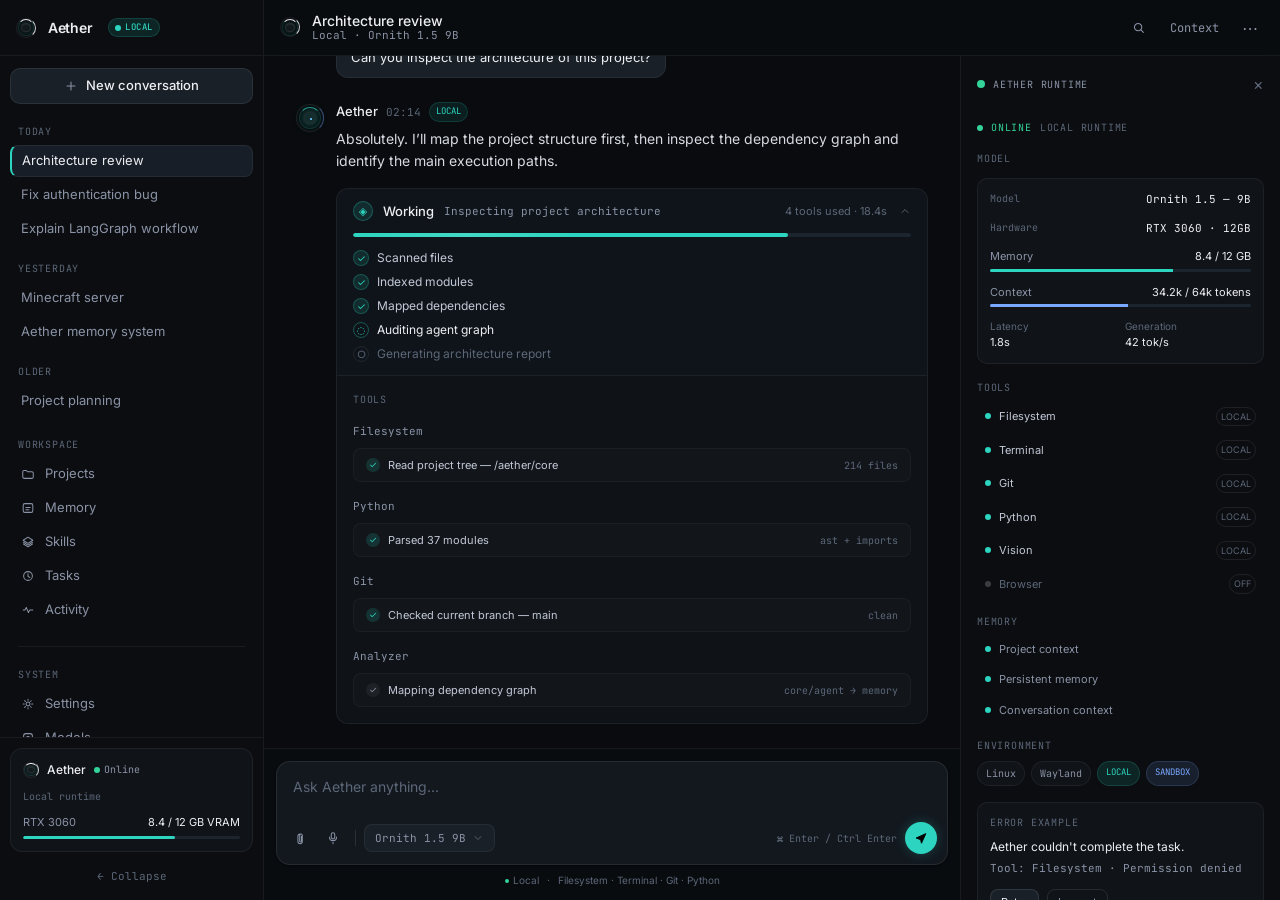
<file: design/Aether-Workspace.html>
<!DOCTYPE html>
<html lang="en">
<head>
  <meta charset="UTF-8">
  <meta name="viewport" content="width=device-width, initial-scale=1">
  <title>React Artifact</title>
  <style>*,:after,:before{--tw-border-spacing-x:0;--tw-border-spacing-y:0;--tw-translate-x:0;--tw-translate-y:0;--tw-rotate:0;--tw-skew-x:0;--tw-skew-y:0;--tw-scale-x:1;--tw-scale-y:1;--tw-pan-x: ;--tw-pan-y: ;--tw-pinch-zoom: ;--tw-scroll-snap-strictness:proximity;--tw-gradient-from-position: ;--tw-gradient-via-position: ;--tw-gradient-to-position: ;--tw-ordinal: ;--tw-slashed-zero: ;--tw-numeric-figure: ;--tw-numeric-spacing: ;--tw-numeric-fraction: ;--tw-ring-inset: ;--tw-ring-offset-width:0px;--tw-ring-offset-color:#fff;--tw-ring-color:rgba(59,130,246,.5);--tw-ring-offset-shadow:0 0 #0000;--tw-ring-shadow:0 0 #0000;--tw-shadow:0 0 #0000;--tw-shadow-colored:0 0 #0000;--tw-blur: ;--tw-brightness: ;--tw-contrast: ;--tw-grayscale: ;--tw-hue-rotate: ;--tw-invert: ;--tw-saturate: ;--tw-sepia: ;--tw-drop-shadow: ;--tw-backdrop-blur: ;--tw-backdrop-brightness: ;--tw-backdrop-contrast: ;--tw-backdrop-grayscale: ;--tw-backdrop-hue-rotate: ;--tw-backdrop-invert: ;--tw-backdrop-opacity: ;--tw-backdrop-saturate: ;--tw-backdrop-sepia: ;--tw-contain-size: ;--tw-contain-layout: ;--tw-contain-paint: ;--tw-contain-style: }::backdrop{--tw-border-spacing-x:0;--tw-border-spacing-y:0;--tw-translate-x:0;--tw-translate-y:0;--tw-rotate:0;--tw-skew-x:0;--tw-skew-y:0;--tw-scale-x:1;--tw-scale-y:1;--tw-pan-x: ;--tw-pan-y: ;--tw-pinch-zoom: ;--tw-scroll-snap-strictness:proximity;--tw-gradient-from-position: ;--tw-gradient-via-position: ;--tw-gradient-to-position: ;--tw-ordinal: ;--tw-slashed-zero: ;--tw-numeric-figure: ;--tw-numeric-spacing: ;--tw-numeric-fraction: ;--tw-ring-inset: ;--tw-ring-offset-width:0px;--tw-ring-offset-color:#fff;--tw-ring-color:rgba(59,130,246,.5);--tw-ring-offset-shadow:0 0 #0000;--tw-ring-shadow:0 0 #0000;--tw-shadow:0 0 #0000;--tw-shadow-colored:0 0 #0000;--tw-blur: ;--tw-brightness: ;--tw-contrast: ;--tw-grayscale: ;--tw-hue-rotate: ;--tw-invert: ;--tw-saturate: ;--tw-sepia: ;--tw-drop-shadow: ;--tw-backdrop-blur: ;--tw-backdrop-brightness: ;--tw-backdrop-contrast: ;--tw-backdrop-grayscale: ;--tw-backdrop-hue-rotate: ;--tw-backdrop-invert: ;--tw-backdrop-opacity: ;--tw-backdrop-saturate: ;--tw-backdrop-sepia: ;--tw-contain-size: ;--tw-contain-layout: ;--tw-contain-paint: ;--tw-contain-style: }/*! tailwindcss v3.4.18 | MIT License | https://tailwindcss.com*/*,:after,:before{box-sizing:border-box;border:0 solid #e5e7eb}:after,:before{--tw-content:""}:host,html{line-height:1.5;-webkit-text-size-adjust:100%;-moz-tab-size:4;-o-tab-size:4;tab-size:4;font-family:ui-sans-serif,system-ui,sans-serif,Apple Color Emoji,Segoe UI Emoji,Segoe UI Symbol,Noto Color Emoji;font-feature-settings:normal;font-variation-settings:normal;-webkit-tap-highlight-color:transparent}body{line-height:inherit}hr{height:0;color:inherit;border-top-width:1px}abbr:where([title]){-webkit-text-decoration:underline dotted;text-decoration:underline dotted}h1,h2,h3,h4,h5,h6{font-size:inherit;font-weight:inherit}a{color:inherit;text-decoration:inherit}b,strong{font-weight:bolder}code,kbd,pre,samp{font-family:ui-monospace,SFMono-Regular,Menlo,Monaco,Consolas,Liberation Mono,Courier New,monospace;font-feature-settings:normal;font-variation-settings:normal;font-size:1em}small{font-size:80%}sub,sup{font-size:75%;line-height:0;position:relative;vertical-align:baseline}sub{bottom:-.25em}sup{top:-.5em}table{text-indent:0;border-color:inherit;border-collapse:collapse}button,input,optgroup,select,textarea{font-family:inherit;font-feature-settings:inherit;font-variation-settings:inherit;font-size:100%;font-weight:inherit;line-height:inherit;letter-spacing:inherit;color:inherit;margin:0;padding:0}button,select{text-transform:none}button,input:where([type=button]),input:where([type=reset]),input:where([type=submit]){-webkit-appearance:button;background-color:transparent;background-image:none}:-moz-focusring{outline:auto}:-moz-ui-invalid{box-shadow:none}progress{vertical-align:baseline}::-webkit-inner-spin-button,::-webkit-outer-spin-button{height:auto}[type=search]{-webkit-appearance:textfield;outline-offset:-2px}::-webkit-search-decoration{-webkit-appearance:none}::-webkit-file-upload-button{-webkit-appearance:button;font:inherit}summary{display:list-item}blockquote,dd,dl,figure,h1,h2,h3,h4,h5,h6,hr,p,pre{margin:0}fieldset{margin:0}fieldset,legend{padding:0}menu,ol,ul{list-style:none;margin:0;padding:0}dialog{padding:0}textarea{resize:vertical}input::-moz-placeholder,textarea::-moz-placeholder{opacity:1;color:#9ca3af}input::placeholder,textarea::placeholder{opacity:1;color:#9ca3af}[role=button],button{cursor:pointer}:disabled{cursor:default}audio,canvas,embed,iframe,img,object,svg,video{display:block;vertical-align:middle}img,video{max-width:100%;height:auto}[hidden]:where(:not([hidden=until-found])){display:none}.pointer-events-none{pointer-events:none}.collapse{visibility:collapse}.fixed{position:fixed}.absolute{position:absolute}.relative{position:relative}.inset-0{inset:0}.-left-\[25px\]{left:-25px}.bottom-0{bottom:0}.bottom-20{bottom:5rem}.bottom-6{bottom:1.5rem}.bottom-full{bottom:100%}.left-0{left:0}.left-1\/2{left:50%}.right-3{right:.75rem}.top-0{top:0}.top-1{top:.25rem}.top-6{top:1.5rem}.top-\[88px\]{top:88px}.z-10{z-index:10}.z-30{z-index:30}.z-40{z-index:40}.mx-1{margin-left:.25rem;margin-right:.25rem}.mx-2{margin-left:.5rem;margin-right:.5rem}.mx-auto{margin-left:auto;margin-right:auto}.mb-1{margin-bottom:.25rem}.mb-1\.5{margin-bottom:.375rem}.mb-2{margin-bottom:.5rem}.mb-3{margin-bottom:.75rem}.mb-4{margin-bottom:1rem}.mb-6{margin-bottom:1.5rem}.ml-1{margin-left:.25rem}.ml-auto{margin-left:auto}.mt-0\.5{margin-top:.125rem}.mt-1{margin-top:.25rem}.mt-1\.5{margin-top:.375rem}.mt-2{margin-top:.5rem}.mt-3{margin-top:.75rem}.mt-4{margin-top:1rem}.mt-8{margin-top:2rem}.block{display:block}.inline-block{display:inline-block}.inline{display:inline}.flex{display:flex}.inline-flex{display:inline-flex}.grid{display:grid}.hidden{display:none}.aspect-\[16\/10\]{aspect-ratio:16/10}.h-1{height:.25rem}.h-1\.5{height:.375rem}.h-11{height:2.75rem}.h-12{height:3rem}.h-2{height:.5rem}.h-2\.5{height:.625rem}.h-3{height:.75rem}.h-3\.5{height:.875rem}.h-4{height:1rem}.h-5{height:1.25rem}.h-6{height:1.5rem}.h-7{height:1.75rem}.h-8{height:2rem}.h-9{height:2.25rem}.h-\[220px\]{height:220px}.h-\[3px\]{height:3px}.h-\[4px\]{height:4px}.h-\[56px\]{height:56px}.h-full{height:100%}.h-px{height:1px}.h-screen{height:100vh}.max-h-\[160px\]{max-height:160px}.min-h-0{min-height:0}.min-h-\[48px\]{min-height:48px}.w-1{width:.25rem}.w-1\.5{width:.375rem}.w-12{width:3rem}.w-2{width:.5rem}.w-2\.5{width:.625rem}.w-3\.5{width:.875rem}.w-4{width:1rem}.w-5{width:1.25rem}.w-7{width:1.75rem}.w-8{width:2rem}.w-9{width:2.25rem}.w-\[180px\]{width:180px}.w-\[1px\]{width:1px}.w-\[220px\]{width:220px}.w-\[264px\]{width:264px}.w-\[320px\]{width:320px}.w-\[64px\]{width:64px}.w-\[70\%\]{width:70%}.w-full{width:100%}.w-px{width:1px}.w-screen{width:100vw}.min-w-0{min-width:0}.max-w-\[1000px\]{max-width:1000px}.max-w-\[1100px\]{max-width:1100px}.max-w-\[380px\]{max-width:380px}.max-w-\[520px\]{max-width:520px}.max-w-\[700px\]{max-width:700px}.max-w-\[720px\]{max-width:720px}.max-w-\[760px\]{max-width:760px}.max-w-\[800px\]{max-width:800px}.max-w-\[900px\]{max-width:900px}.flex-1{flex:1 1 0%}.shrink-0{flex-shrink:0}.-translate-x-1\/2{--tw-translate-x:-50%}.-translate-x-1\/2,.rotate-180{transform:translate(var(--tw-translate-x),var(--tw-translate-y)) rotate(var(--tw-rotate)) skewX(var(--tw-skew-x)) skewY(var(--tw-skew-y)) scaleX(var(--tw-scale-x)) scaleY(var(--tw-scale-y))}.rotate-180{--tw-rotate:180deg}.animate-\[pulseCore_0\.5s_infinite\]{animation:pulseCore .5s infinite}.animate-\[pulseCore_0\.6s_infinite\]{animation:pulseCore .6s infinite}.animate-\[pulseCore_0\.7s_infinite\]{animation:pulseCore .7s infinite}.animate-\[pulseCore_1\.6s_ease-in-out_infinite\]{animation:pulseCore 1.6s ease-in-out infinite}.animate-\[pulseCore_4s_ease-in-out_infinite\]{animation:pulseCore 4s ease-in-out infinite}.animate-\[pulseDot_1\.6s_infinite\]{animation:pulseDot 1.6s infinite}.animate-\[pulseDot_1s_infinite\]{animation:pulseDot 1s infinite}.animate-\[pulseDot_2s_infinite\]{animation:pulseDot 2s infinite}.animate-\[shimmer_1\.2s_linear_infinite\]{animation:shimmer 1.2s linear infinite}@keyframes spin{to{transform:rotate(1turn)}}.animate-spin{animation:spin 1s linear infinite}.cursor-pointer{cursor:pointer}.resize-none{resize:none}.grid-cols-1{grid-template-columns:repeat(1,minmax(0,1fr))}.grid-cols-2{grid-template-columns:repeat(2,minmax(0,1fr))}.grid-cols-4{grid-template-columns:repeat(4,minmax(0,1fr))}.flex-col{flex-direction:column}.flex-wrap{flex-wrap:wrap}.place-items-center{place-items:center}.items-center{align-items:center}.justify-center{justify-content:center}.justify-between{justify-content:space-between}.gap-1{gap:.25rem}.gap-1\.5{gap:.375rem}.gap-2{gap:.5rem}.gap-2\.5{gap:.625rem}.gap-3{gap:.75rem}.gap-4{gap:1rem}.gap-8{gap:2rem}.space-y-0\.5>:not([hidden])~:not([hidden]){--tw-space-y-reverse:0;margin-top:calc(.125rem*(1 - var(--tw-space-y-reverse)));margin-bottom:calc(.125rem*var(--tw-space-y-reverse))}.space-y-1>:not([hidden])~:not([hidden]){--tw-space-y-reverse:0;margin-top:calc(.25rem*(1 - var(--tw-space-y-reverse)));margin-bottom:calc(.25rem*var(--tw-space-y-reverse))}.space-y-1\.5>:not([hidden])~:not([hidden]){--tw-space-y-reverse:0;margin-top:calc(.375rem*(1 - var(--tw-space-y-reverse)));margin-bottom:calc(.375rem*var(--tw-space-y-reverse))}.space-y-2>:not([hidden])~:not([hidden]){--tw-space-y-reverse:0;margin-top:calc(.5rem*(1 - var(--tw-space-y-reverse)));margin-bottom:calc(.5rem*var(--tw-space-y-reverse))}.space-y-2\.5>:not([hidden])~:not([hidden]){--tw-space-y-reverse:0;margin-top:calc(.625rem*(1 - var(--tw-space-y-reverse)));margin-bottom:calc(.625rem*var(--tw-space-y-reverse))}.space-y-3>:not([hidden])~:not([hidden]){--tw-space-y-reverse:0;margin-top:calc(.75rem*(1 - var(--tw-space-y-reverse)));margin-bottom:calc(.75rem*var(--tw-space-y-reverse))}.space-y-4>:not([hidden])~:not([hidden]){--tw-space-y-reverse:0;margin-top:calc(1rem*(1 - var(--tw-space-y-reverse)));margin-bottom:calc(1rem*var(--tw-space-y-reverse))}.space-y-5>:not([hidden])~:not([hidden]){--tw-space-y-reverse:0;margin-top:calc(1.25rem*(1 - var(--tw-space-y-reverse)));margin-bottom:calc(1.25rem*var(--tw-space-y-reverse))}.space-y-6>:not([hidden])~:not([hidden]){--tw-space-y-reverse:0;margin-top:calc(1.5rem*(1 - var(--tw-space-y-reverse)));margin-bottom:calc(1.5rem*var(--tw-space-y-reverse))}.overflow-hidden{overflow:hidden}.overflow-y-auto{overflow-y:auto}.truncate{overflow:hidden;text-overflow:ellipsis;white-space:nowrap}.rounded-\[10px\]{border-radius:10px}.rounded-\[12px\]{border-radius:12px}.rounded-\[14px\]{border-radius:14px}.rounded-\[8px\]{border-radius:8px}.rounded-full{border-radius:9999px}.border{border-width:1px}.border-2{border-width:2px}.border-\[3px\]{border-width:3px}.border-b{border-bottom-width:1px}.border-l{border-left-width:1px}.border-l-\[2px\]{border-left-width:2px}.border-r{border-right-width:1px}.border-t{border-top-width:1px}.border-dashed{border-style:dashed}.border-\[\#101318\]{--tw-border-opacity:1;border-color:rgb(16 19 24/var(--tw-border-opacity,1))}.border-\[\#1C242E\]{--tw-border-opacity:1;border-color:rgb(28 36 46/var(--tw-border-opacity,1))}.border-\[\#2DD4BF\]{--tw-border-opacity:1;border-color:rgb(45 212 191/var(--tw-border-opacity,1))}.border-\[rgba\(122\2c 168\2c 255\2c 0\.18\)\]{border-color:rgba(122,168,255,.18)}.border-\[rgba\(255\2c 255\2c 255\2c 0\.04\)\]{border-color:hsla(0,0%,100%,.04)}.border-\[rgba\(255\2c 255\2c 255\2c 0\.06\)\]{border-color:hsla(0,0%,100%,.06)}.border-\[rgba\(255\2c 255\2c 255\2c 0\.08\)\]{border-color:hsla(0,0%,100%,.08)}.border-\[rgba\(255\2c 255\2c 255\2c 0\.10\)\]{border-color:hsla(0,0%,100%,.1)}.border-\[rgba\(255\2c 255\2c 255\2c 0\.12\)\]{border-color:hsla(0,0%,100%,.12)}.border-\[rgba\(45\2c 212\2c 191\2c 0\.15\)\]{border-color:rgba(45,212,191,.15)}.border-\[rgba\(45\2c 212\2c 191\2c 0\.18\)\]{border-color:rgba(45,212,191,.18)}.border-\[rgba\(45\2c 212\2c 191\2c 0\.25\)\]{border-color:rgba(45,212,191,.25)}.border-\[rgba\(45\2c 212\2c 191\2c 0\.3\)\]{border-color:rgba(45,212,191,.3)}.border-\[rgba\(45\2c 212\2c 191\2c 0\.35\)\]{border-color:rgba(45,212,191,.35)}.border-\[rgba\(52\2c 211\2c 153\2c 0\.3\)\]{border-color:rgba(52,211,153,.3)}.border-transparent{border-color:transparent}.border-white\/10{border-color:hsla(0,0%,100%,.1)}.border-white\/5{border-color:hsla(0,0%,100%,.05)}.border-l-\[\#2DD4BF\]{--tw-border-opacity:1;border-left-color:rgb(45 212 191/var(--tw-border-opacity,1))}.border-t-\[\#2DD4BF\]{--tw-border-opacity:1;border-top-color:rgb(45 212 191/var(--tw-border-opacity,1))}.border-t-transparent{border-top-color:transparent}.bg-\[\#090B0E\]{--tw-bg-opacity:1;background-color:rgb(9 11 14/var(--tw-bg-opacity,1))}.bg-\[\#0B0D10\]{--tw-bg-opacity:1;background-color:rgb(11 13 16/var(--tw-bg-opacity,1))}.bg-\[\#0B0D10\]\/80{background-color:rgba(11,13,16,.8)}.bg-\[\#0B0D10\]\/90{background-color:rgba(11,13,16,.9)}.bg-\[\#0F141A\]{--tw-bg-opacity:1;background-color:rgb(15 20 26/var(--tw-bg-opacity,1))}.bg-\[\#101318\]{--tw-bg-opacity:1;background-color:rgb(16 19 24/var(--tw-bg-opacity,1))}.bg-\[\#101318\]\/60{background-color:rgba(16,19,24,.6)}.bg-\[\#12161B\]{--tw-bg-opacity:1;background-color:rgb(18 22 27/var(--tw-bg-opacity,1))}.bg-\[\#13181F\]{--tw-bg-opacity:1;background-color:rgb(19 24 31/var(--tw-bg-opacity,1))}.bg-\[\#171E27\]{--tw-bg-opacity:1;background-color:rgb(23 30 39/var(--tw-bg-opacity,1))}.bg-\[\#1A2028\]{--tw-bg-opacity:1;background-color:rgb(26 32 40/var(--tw-bg-opacity,1))}.bg-\[\#1C242E\]{--tw-bg-opacity:1;background-color:rgb(28 36 46/var(--tw-bg-opacity,1))}.bg-\[\#2DD4BF\]{--tw-bg-opacity:1;background-color:rgb(45 212 191/var(--tw-bg-opacity,1))}.bg-\[\#2DD4BF\]\/10{background-color:rgba(45,212,191,.1)}.bg-\[\#2DD4BF\]\/15{background-color:rgba(45,212,191,.15)}.bg-\[\#34D399\]{--tw-bg-opacity:1;background-color:rgb(52 211 153/var(--tw-bg-opacity,1))}.bg-\[\#7AA8FF\]{--tw-bg-opacity:1;background-color:rgb(122 168 255/var(--tw-bg-opacity,1))}.bg-\[rgba\(122\2c 168\2c 255\2c 0\.12\)\]{background-color:rgba(122,168,255,.12)}.bg-\[rgba\(255\2c 255\2c 255\2c 0\.06\)\]{background-color:hsla(0,0%,100%,.06)}.bg-\[rgba\(255\2c 255\2c 255\2c 0\.12\)\]{background-color:hsla(0,0%,100%,.12)}.bg-\[rgba\(255\2c 255\2c 255\2c 0\.15\)\]{background-color:hsla(0,0%,100%,.15)}.bg-\[rgba\(45\2c 212\2c 191\2c 0\.10\)\]{background-color:rgba(45,212,191,.1)}.bg-\[rgba\(45\2c 212\2c 191\2c 0\.12\)\]{background-color:rgba(45,212,191,.12)}.bg-\[rgba\(52\2c 211\2c 153\2c 0\.12\)\]{background-color:rgba(52,211,153,.12)}.bg-black\/60{background-color:rgba(0,0,0,.6)}.bg-transparent{background-color:transparent}.bg-white\/10{background-color:hsla(0,0%,100%,.1)}.bg-white\/20{background-color:hsla(0,0%,100%,.2)}.bg-white\/5{background-color:hsla(0,0%,100%,.05)}.bg-white\/60{background-color:hsla(0,0%,100%,.6)}.bg-gradient-to-br{background-image:linear-gradient(to bottom right,var(--tw-gradient-stops))}.bg-gradient-to-r{background-image:linear-gradient(to right,var(--tw-gradient-stops))}.from-\[\#1A2530\]{--tw-gradient-from:#1a2530 var(--tw-gradient-from-position);--tw-gradient-to:rgba(26,37,48,0) var(--tw-gradient-to-position);--tw-gradient-stops:var(--tw-gradient-from),var(--tw-gradient-to)}.from-transparent{--tw-gradient-from:transparent var(--tw-gradient-from-position);--tw-gradient-to:transparent var(--tw-gradient-to-position);--tw-gradient-stops:var(--tw-gradient-from),var(--tw-gradient-to)}.via-white\/10{--tw-gradient-to:hsla(0,0%,100%,0) var(--tw-gradient-to-position);--tw-gradient-stops:var(--tw-gradient-from),hsla(0,0%,100%,.1) var(--tw-gradient-via-position),var(--tw-gradient-to)}.to-\[\#12161B\]{--tw-gradient-to:#12161b var(--tw-gradient-to-position)}.to-transparent{--tw-gradient-to:transparent var(--tw-gradient-to-position)}.p-1\.5{padding:.375rem}.p-2{padding:.5rem}.p-2\.5{padding:.625rem}.p-3{padding:.75rem}.p-3\.5{padding:.875rem}.p-4{padding:1rem}.p-5{padding:1.25rem}.p-6{padding:1.5rem}.p-8{padding:2rem}.px-0{padding-left:0;padding-right:0}.px-1{padding-left:.25rem;padding-right:.25rem}.px-1\.5{padding-left:.375rem;padding-right:.375rem}.px-2{padding-left:.5rem;padding-right:.5rem}.px-2\.5{padding-left:.625rem;padding-right:.625rem}.px-3{padding-left:.75rem;padding-right:.75rem}.px-3\.5{padding-left:.875rem;padding-right:.875rem}.px-4{padding-left:1rem;padding-right:1rem}.px-6{padding-left:1.5rem;padding-right:1.5rem}.py-0\.5{padding-top:.125rem;padding-bottom:.125rem}.py-1{padding-top:.25rem;padding-bottom:.25rem}.py-1\.5{padding-top:.375rem;padding-bottom:.375rem}.py-12{padding-top:3rem;padding-bottom:3rem}.py-2{padding-top:.5rem;padding-bottom:.5rem}.py-2\.5{padding-top:.625rem;padding-bottom:.625rem}.py-3{padding-top:.75rem;padding-bottom:.75rem}.py-6{padding-top:1.5rem;padding-bottom:1.5rem}.pb-2{padding-bottom:.5rem}.pb-2\.5{padding-bottom:.625rem}.pb-3{padding-bottom:.75rem}.pl-6{padding-left:1.5rem}.pt-1{padding-top:.25rem}.pt-3\.5{padding-top:.875rem}.pt-4{padding-top:1rem}.text-left{text-align:left}.text-center{text-align:center}.text-\[10px\]{font-size:10px}.text-\[11px\]{font-size:11px}.text-\[12px\]{font-size:12px}.text-\[13px\]{font-size:13px}.text-\[14px\]{font-size:14px}.text-\[15px\]{font-size:15px}.text-\[16px\]{font-size:16px}.text-\[18px\]{font-size:18px}.text-\[22px\]{font-size:22px}.text-\[9px\]{font-size:9px}.font-medium{font-weight:500}.font-semibold{font-weight:600}.uppercase{text-transform:uppercase}.leading-\[1\.1\]{line-height:1.1}.leading-\[1\.2\]{line-height:1.2}.leading-\[1\.5\]{line-height:1.5}.leading-\[1\.6\]{line-height:1.6}.tracking-\[-0\.01em\]{letter-spacing:-.01em}.tracking-\[-0\.02em\]{letter-spacing:-.02em}.tracking-\[0\.06em\]{letter-spacing:.06em}.tracking-\[0\.08em\]{letter-spacing:.08em}.text-\[\#2DD4BF\]{--tw-text-opacity:1;color:rgb(45 212 191/var(--tw-text-opacity,1))}.text-\[\#34D399\]{--tw-text-opacity:1;color:rgb(52 211 153/var(--tw-text-opacity,1))}.text-\[\#5C6778\]{--tw-text-opacity:1;color:rgb(92 103 120/var(--tw-text-opacity,1))}.text-\[\#7AA8FF\]{--tw-text-opacity:1;color:rgb(122 168 255/var(--tw-text-opacity,1))}.text-\[\#8A93A6\]{--tw-text-opacity:1;color:rgb(138 147 166/var(--tw-text-opacity,1))}.text-\[\#C2C8D6\]{--tw-text-opacity:1;color:rgb(194 200 214/var(--tw-text-opacity,1))}.text-\[\#D7DAE2\]{--tw-text-opacity:1;color:rgb(215 218 226/var(--tw-text-opacity,1))}.text-\[\#EDEEF2\]{--tw-text-opacity:1;color:rgb(237 238 242/var(--tw-text-opacity,1))}.text-black{--tw-text-opacity:1;color:rgb(0 0 0/var(--tw-text-opacity,1))}.text-white{--tw-text-opacity:1;color:rgb(255 255 255/var(--tw-text-opacity,1))}.antialiased{-webkit-font-smoothing:antialiased;-moz-osx-font-smoothing:grayscale}.opacity-60{opacity:.6}.shadow-\[0_0_12px_rgba\(45\2c 212\2c 191\2c 0\.25\)\]{--tw-shadow:0 0 12px rgba(45,212,191,.25);--tw-shadow-colored:0 0 12px var(--tw-shadow-color);box-shadow:var(--tw-ring-offset-shadow,0 0 #0000),var(--tw-ring-shadow,0 0 #0000),var(--tw-shadow)}.shadow-\[0_1px_2px_rgba\(0\2c 0\2c 0\2c 0\.4\)\]{--tw-shadow:0 1px 2px rgba(0,0,0,.4);--tw-shadow-colored:0 1px 2px var(--tw-shadow-color);box-shadow:var(--tw-ring-offset-shadow,0 0 #0000),var(--tw-ring-shadow,0 0 #0000),var(--tw-shadow)}.shadow-\[0_4px_12px_rgba\(0\2c 0\2c 0\2c 0\.4\)\]{--tw-shadow:0 4px 12px rgba(0,0,0,.4);--tw-shadow-colored:0 4px 12px var(--tw-shadow-color);box-shadow:var(--tw-ring-offset-shadow,0 0 #0000),var(--tw-ring-shadow,0 0 #0000),var(--tw-shadow)}.shadow-\[0_8px_24px_rgba\(0\2c 0\2c 0\2c 0\.5\)\]{--tw-shadow:0 8px 24px rgba(0,0,0,.5);--tw-shadow-colored:0 8px 24px var(--tw-shadow-color);box-shadow:var(--tw-ring-offset-shadow,0 0 #0000),var(--tw-ring-shadow,0 0 #0000),var(--tw-shadow)}.outline-none{outline:2px solid transparent;outline-offset:2px}.outline{outline-style:solid}.blur{--tw-blur:blur(8px)}.blur,.filter{filter:var(--tw-blur) var(--tw-brightness) var(--tw-contrast) var(--tw-grayscale) var(--tw-hue-rotate) var(--tw-invert) var(--tw-saturate) var(--tw-sepia) var(--tw-drop-shadow)}.backdrop-blur{--tw-backdrop-blur:blur(8px)}.backdrop-blur,.backdrop-blur-\[2px\]{backdrop-filter:var(--tw-backdrop-blur) var(--tw-backdrop-brightness) var(--tw-backdrop-contrast) var(--tw-backdrop-grayscale) var(--tw-backdrop-hue-rotate) var(--tw-backdrop-invert) var(--tw-backdrop-opacity) var(--tw-backdrop-saturate) var(--tw-backdrop-sepia)}.backdrop-blur-\[2px\]{--tw-backdrop-blur:blur(2px)}.transition{transition-property:color,background-color,border-color,text-decoration-color,fill,stroke,opacity,box-shadow,transform,filter,backdrop-filter;transition-timing-function:cubic-bezier(.4,0,.2,1);transition-duration:.15s}.transition-all{transition-property:all;transition-timing-function:cubic-bezier(.4,0,.2,1);transition-duration:.15s}.duration-200{transition-duration:.2s}.duration-500{transition-duration:.5s}.ease-in-out{transition-timing-function:cubic-bezier(.4,0,.2,1)}.ease-out{transition-timing-function:cubic-bezier(0,0,.2,1)}#root,body,html{min-height:100%}body{margin:0;font-family:Inter,ui-sans-serif,system-ui,-apple-system,BlinkMacSystemFont,Segoe UI,sans-serif}[role=button]:not([aria-disabled=true]),button:not(:disabled),label[for],select:not(:disabled),summary{cursor:pointer}.selection\:bg-\[\#2DD4BF\]\/30 ::-moz-selection{background-color:rgba(45,212,191,.3)}.selection\:bg-\[\#2DD4BF\]\/30 ::selection{background-color:rgba(45,212,191,.3)}.selection\:text-white ::-moz-selection{--tw-text-opacity:1;color:rgb(255 255 255/var(--tw-text-opacity,1))}.selection\:text-white ::selection{--tw-text-opacity:1;color:rgb(255 255 255/var(--tw-text-opacity,1))}.selection\:bg-\[\#2DD4BF\]\/30::-moz-selection{background-color:rgba(45,212,191,.3)}.selection\:bg-\[\#2DD4BF\]\/30::selection{background-color:rgba(45,212,191,.3)}.selection\:text-white::-moz-selection{--tw-text-opacity:1;color:rgb(255 255 255/var(--tw-text-opacity,1))}.selection\:text-white::selection{--tw-text-opacity:1;color:rgb(255 255 255/var(--tw-text-opacity,1))}.placeholder\:text-\[\#5C6778\]::-moz-placeholder{--tw-text-opacity:1;color:rgb(92 103 120/var(--tw-text-opacity,1))}.placeholder\:text-\[\#5C6778\]::placeholder{--tw-text-opacity:1;color:rgb(92 103 120/var(--tw-text-opacity,1))}.focus-within\:border-\[rgba\(45\2c 212\2c 191\2c 0\.30\)\]:focus-within{border-color:rgba(45,212,191,.3)}.hover\:border-\[rgba\(255\2c 255\2c 255\2c 0\.08\)\]:hover{border-color:hsla(0,0%,100%,.08)}.hover\:border-\[rgba\(255\2c 255\2c 255\2c 0\.10\)\]:hover{border-color:hsla(0,0%,100%,.1)}.hover\:border-\[rgba\(255\2c 255\2c 255\2c 0\.12\)\]:hover{border-color:hsla(0,0%,100%,.12)}.hover\:bg-\[\#12161B\]:hover{--tw-bg-opacity:1;background-color:rgb(18 22 27/var(--tw-bg-opacity,1))}.hover\:bg-\[\#1A2028\]:hover{--tw-bg-opacity:1;background-color:rgb(26 32 40/var(--tw-bg-opacity,1))}.hover\:bg-\[\#1F2731\]:hover{--tw-bg-opacity:1;background-color:rgb(31 39 49/var(--tw-bg-opacity,1))}.hover\:bg-\[\#5EEAD4\]:hover{--tw-bg-opacity:1;background-color:rgb(94 234 212/var(--tw-bg-opacity,1))}.hover\:bg-\[rgba\(255\2c 255\2c 255\2c 0\.02\)\]:hover{background-color:hsla(0,0%,100%,.02)}.hover\:text-\[\#C2C8D6\]:hover{--tw-text-opacity:1;color:rgb(194 200 214/var(--tw-text-opacity,1))}.hover\:text-\[\#F87171\]:hover{--tw-text-opacity:1;color:rgb(248 113 113/var(--tw-text-opacity,1))}.hover\:text-white:hover{--tw-text-opacity:1;color:rgb(255 255 255/var(--tw-text-opacity,1))}.group:hover .group-hover\:text-\[\#EDEEF2\]{--tw-text-opacity:1;color:rgb(237 238 242/var(--tw-text-opacity,1))}@media (min-width:640px){.sm\:block{display:block}.sm\:inline{display:inline}}@media (min-width:768px){.md\:grid-cols-2{grid-template-columns:repeat(2,minmax(0,1fr))}.md\:grid-cols-4{grid-template-columns:repeat(4,minmax(0,1fr))}}@media (min-width:1024px){.lg\:static{position:static}.lg\:flex{display:flex}.lg\:hidden{display:none}.lg\:grid-cols-3{grid-template-columns:repeat(3,minmax(0,1fr))}.lg\:px-8{padding-left:2rem;padding-right:2rem}}@media (min-width:1280px){.xl\:flex{display:flex}.xl\:grid-cols-3{grid-template-columns:repeat(3,minmax(0,1fr))}}</style>
</head>
<body>
  <div id="root"></div>
  
  <script type="module">var tf=Object.create;var{getPrototypeOf:rf,defineProperty:Wl,getOwnPropertyNames:lf}=Object;var uf=Object.prototype.hasOwnProperty;var Sn=(e,n,t)=>{t=e!=null?tf(rf(e)):{};let r=n||!e||!e.__esModule?Wl(t,"default",{value:e,enumerable:!0}):t;for(let l of lf(e))if(!uf.call(r,l))Wl(r,l,{get:()=>e[l],enumerable:!0});return r};var gr=(e,n)=>()=>(n||e((n={exports:{}}).exports,n),n.exports);var of=(e,n)=>{for(var t in n)Wl(e,t,{get:n[t],enumerable:!0,configurable:!0,set:(r)=>n[t]=()=>r})};var af=(e,n)=>()=>(e&&(n=e(e=0)),n);var wt=gr((Cf)=>{var gt=Symbol.for("react.element"),cf=Symbol.for("react.portal"),sf=Symbol.for("react.fragment"),ff=Symbol.for("react.strict_mode"),df=Symbol.for("react.profiler"),pf=Symbol.for("react.provider"),hf=Symbol.for("react.context"),vf=Symbol.for("react.forward_ref"),mf=Symbol.for("react.suspense"),yf=Symbol.for("react.memo"),gf=Symbol.for("react.lazy"),di=Symbol.iterator;function wf(e){if(e===null||typeof e!=="object")return null;return e=di&&e[di]||e["@@iterator"],typeof e==="function"?e:null}var vi={isMounted:function(){return!1},enqueueForceUpdate:function(){},enqueueReplaceState:function(){},enqueueSetState:function(){}},mi=Object.assign,yi={};function $n(e,n,t){this.props=e,this.context=n,this.refs=yi,this.updater=t||vi}$n.prototype.isReactComponent={};$n.prototype.setState=function(e,n){if(typeof e!=="object"&&typeof e!=="function"&&e!=null)throw Error("setState(...): takes an object of state variables to update or a function which returns an object of state variables.");this.updater.enqueueSetState(this,e,n,"setState")};$n.prototype.forceUpdate=function(e){this.updater.enqueueForceUpdate(this,e,"forceUpdate")};function gi(){}gi.prototype=$n.prototype;function Al(e,n,t){this.props=e,this.context=n,this.refs=yi,this.updater=t||vi}var Kl=Al.prototype=new gi;Kl.constructor=Al;mi(Kl,$n.prototype);Kl.isPureReactComponent=!0;var pi=Array.isArray,wi=Object.prototype.hasOwnProperty,Yl={current:null},ki={key:!0,ref:!0,__self:!0,__source:!0};function Si(e,n,t){var r,l={},u=null,o=null;if(n!=null)for(r in n.ref!==void 0&&(o=n.ref),n.key!==void 0&&(u=""+n.key),n)wi.call(n,r)&&!ki.hasOwnProperty(r)&&(l[r]=n[r]);var i=arguments.length-2;if(i===1)l.children=t;else if(1<i){for(var c=Array(i),d=0;d<i;d++)c[d]=arguments[d+2];l.children=c}if(e&&e.defaultProps)for(r in i=e.defaultProps,i)l[r]===void 0&&(l[r]=i[r]);return{$$typeof:gt,type:e,key:u,ref:o,props:l,_owner:Yl.current}}function kf(e,n){return{$$typeof:gt,type:e.type,key:n,ref:e.ref,props:e.props,_owner:e._owner}}function Xl(e){return typeof e==="object"&&e!==null&&e.$$typeof===gt}function Sf(e){var n={"=":"=0",":":"=2"};return"$"+e.replace(/[=:]/g,function(t){return n[t]})}var hi=/\/+/g;function Vl(e,n){return typeof e==="object"&&e!==null&&e.key!=null?Sf(""+e.key):n.toString(36)}function kr(e,n,t,r,l){var u=typeof e;if(u==="undefined"||u==="boolean")e=null;var o=!1;if(e===null)o=!0;else switch(u){case"string":case"number":o=!0;break;case"object":switch(e.$$typeof){case gt:case cf:o=!0}}if(o)return o=e,l=l(o),e=r===""?"."+Vl(o,0):r,pi(l)?(t="",e!=null&&(t=e.replace(hi,"$&/")+"/"),kr(l,n,t,"",function(d){return d})):l!=null&&(Xl(l)&&(l=kf(l,t+(!l.key||o&&o.key===l.key?"":(""+l.key).replace(hi,"$&/")+"/")+e)),n.push(l)),1;if(o=0,r=r===""?".":r+":",pi(e))for(var i=0;i<e.length;i++){u=e[i];var c=r+Vl(u,i);o+=kr(u,n,t,c,l)}else if(c=wf(e),typeof c==="function")for(e=c.call(e),i=0;!(u=e.next()).done;)u=u.value,c=r+Vl(u,i++),o+=kr(u,n,t,c,l);else if(u==="object")throw n=String(e),Error("Objects are not valid as a React child (found: "+(n==="[object Object]"?"object with keys {"+Object.keys(e).join(", ")+"}":n)+"). If you meant to render a collection of children, use an array instead.");return o}function wr(e,n,t){if(e==null)return e;var r=[],l=0;return kr(e,r,"","",function(u){return n.call(t,u,l++)}),r}function Ef(e){if(e._status===-1){var n=e._result;n=n(),n.then(function(t){if(e._status===0||e._status===-1)e._status=1,e._result=t},function(t){if(e._status===0||e._status===-1)e._status=2,e._result=t}),e._status===-1&&(e._status=0,e._result=n)}if(e._status===1)return e._result.default;throw e._result}var oe={current:null},Sr={transition:null},_f={ReactCurrentDispatcher:oe,ReactCurrentBatchConfig:Sr,ReactCurrentOwner:Yl};function Ei(){throw Error("act(...) is not supported in production builds of React.")}Cf.Children={map:wr,forEach:function(e,n,t){wr(e,function(){n.apply(this,arguments)},t)},count:function(e){var n=0;return wr(e,function(){n++}),n},toArray:function(e){return wr(e,function(n){return n})||[]},only:function(e){if(!Xl(e))throw Error("React.Children.only expected to receive a single React element child.");return e}};Cf.Component=$n;Cf.Fragment=sf;Cf.Profiler=df;Cf.PureComponent=Al;Cf.StrictMode=ff;Cf.Suspense=mf;Cf.__SECRET_INTERNALS_DO_NOT_USE_OR_YOU_WILL_BE_FIRED=_f;Cf.act=Ei;Cf.cloneElement=function(e,n,t){if(e===null||e===void 0)throw Error("React.cloneElement(...): The argument must be a React element, but you passed "+e+".");var r=mi({},e.props),l=e.key,u=e.ref,o=e._owner;if(n!=null){if(n.ref!==void 0&&(u=n.ref,o=Yl.current),n.key!==void 0&&(l=""+n.key),e.type&&e.type.defaultProps)var i=e.type.defaultProps;for(c in n)wi.call(n,c)&&!ki.hasOwnProperty(c)&&(r[c]=n[c]===void 0&&i!==void 0?i[c]:n[c])}var c=arguments.length-2;if(c===1)r.children=t;else if(1<c){i=Array(c);for(var d=0;d<c;d++)i[d]=arguments[d+2];r.children=i}return{$$typeof:gt,type:e.type,key:l,ref:u,props:r,_owner:o}};Cf.createContext=function(e){return e={$$typeof:hf,_currentValue:e,_currentValue2:e,_threadCount:0,Provider:null,Consumer:null,_defaultValue:null,_globalName:null},e.Provider={$$typeof:pf,_context:e},e.Consumer=e};Cf.createElement=Si;Cf.createFactory=function(e){var n=Si.bind(null,e);return n.type=e,n};Cf.createRef=function(){return{current:null}};Cf.forwardRef=function(e){return{$$typeof:vf,render:e}};Cf.isValidElement=Xl;Cf.lazy=function(e){return{$$typeof:gf,_payload:{_status:-1,_result:e},_init:Ef}};Cf.memo=function(e,n){return{$$typeof:yf,type:e,compare:n===void 0?null:n}};Cf.startTransition=function(e){var n=Sr.transition;Sr.transition={};try{e()}finally{Sr.transition=n}};Cf.unstable_act=Ei;Cf.useCallback=function(e,n){return oe.current.useCallback(e,n)};Cf.useContext=function(e){return oe.current.useContext(e)};Cf.useDebugValue=function(){};Cf.useDeferredValue=function(e){return oe.current.useDeferredValue(e)};Cf.useEffect=function(e,n){return oe.current.useEffect(e,n)};Cf.useId=function(){return oe.current.useId()};Cf.useImperativeHandle=function(e,n,t){return oe.current.useImperativeHandle(e,n,t)};Cf.useInsertionEffect=function(e,n){return oe.current.useInsertionEffect(e,n)};Cf.useLayoutEffect=function(e,n){return oe.current.useLayoutEffect(e,n)};Cf.useMemo=function(e,n){return oe.current.useMemo(e,n)};Cf.useReducer=function(e,n,t){return oe.current.useReducer(e,n,t)};Cf.useRef=function(e){return oe.current.useRef(e)};Cf.useState=function(e){return oe.current.useState(e)};Cf.useSyncExternalStore=function(e,n,t){return oe.current.useSyncExternalStore(e,n,t)};Cf.useTransition=function(){return oe.current.useTransition()};Cf.version="18.3.1"});var Ti=gr((ad)=>{function Zl(e,n){var t=e.length;e.push(n);e:for(;0<t;){var r=t-1>>>1,l=e[r];if(0<Er(l,n))e[r]=n,e[t]=l,t=r;else break e}}function Le(e){return e.length===0?null:e[0]}function Pr(e){if(e.length===0)return null;var n=e[0],t=e.pop();if(t!==n){e[0]=t;e:for(var r=0,l=e.length,u=l>>>1;r<u;){var o=2*(r+1)-1,i=e[o],c=o+1,d=e[c];if(0>Er(i,t))c<l&&0>Er(d,i)?(e[r]=d,e[c]=t,r=c):(e[r]=i,e[o]=t,r=o);else if(c<l&&0>Er(d,t))e[r]=d,e[c]=t,r=c;else break e}}return n}function Er(e,n){var t=e.sortIndex-n.sortIndex;return t!==0?t:e.id-n.id}if(typeof performance==="object"&&typeof performance.now==="function")Jl=performance,ad.unstable_now=function(){return Jl.now()};else _r=Date,ql=_r.now(),ad.unstable_now=function(){return _r.now()-ql};var Jl,_r,ql,Be=[],be=[],id=1,Se=null,ne=3,zr=!1,En=!1,St=!1,Ci=typeof setTimeout==="function"?setTimeout:null,Ni=typeof clearTimeout==="function"?clearTimeout:null,_i=typeof setImmediate<"u"?setImmediate:null;typeof navigator<"u"&&navigator.scheduling!==void 0&&navigator.scheduling.isInputPending!==void 0&&navigator.scheduling.isInputPending.bind(navigator.scheduling);function xl(e){for(var n=Le(be);n!==null;){if(n.callback===null)Pr(be);else if(n.startTime<=e)Pr(be),n.sortIndex=n.expirationTime,Zl(Be,n);else break;n=Le(be)}}function bl(e){if(St=!1,xl(e),!En)if(Le(Be)!==null)En=!0,nu(eu);else{var n=Le(be);n!==null&&tu(bl,n.startTime-e)}}function eu(e,n){En=!1,St&&(St=!1,Ni(Et),Et=-1),zr=!0;var t=ne;try{xl(n);for(Se=Le(Be);Se!==null&&(!(Se.expirationTime>n)||e&&!Li());){var r=Se.callback;if(typeof r==="function"){Se.callback=null,ne=Se.priorityLevel;var l=r(Se.expirationTime<=n);n=ad.unstable_now(),typeof l==="function"?Se.callback=l:Se===Le(Be)&&Pr(Be),xl(n)}else Pr(Be);Se=Le(Be)}if(Se!==null)var u=!0;else{var o=Le(be);o!==null&&tu(bl,o.startTime-n),u=!1}return u}finally{Se=null,ne=t,zr=!1}}var Lr=!1,Cr=null,Et=-1,Pi=5,zi=-1;function Li(){return ad.unstable_now()-zi<Pi?!1:!0}function Gl(){if(Cr!==null){var e=ad.unstable_now();zi=e;var n=!0;try{n=Cr(!0,e)}finally{n?kt():(Lr=!1,Cr=null)}}else Lr=!1}var kt;if(typeof _i==="function")kt=function(){_i(Gl)};else if(typeof MessageChannel<"u")Nr=new MessageChannel,jl=Nr.port2,Nr.port1.onmessage=Gl,kt=function(){jl.postMessage(null)};else kt=function(){Ci(Gl,0)};var Nr,jl;function nu(e){Cr=e,Lr||(Lr=!0,kt())}function tu(e,n){Et=Ci(function(){e(ad.unstable_now())},n)}ad.unstable_IdlePriority=5;ad.unstable_ImmediatePriority=1;ad.unstable_LowPriority=4;ad.unstable_NormalPriority=3;ad.unstable_Profiling=null;ad.unstable_UserBlockingPriority=2;ad.unstable_cancelCallback=function(e){e.callback=null};ad.unstable_continueExecution=function(){En||zr||(En=!0,nu(eu))};ad.unstable_forceFrameRate=function(e){0>e||125<e?console.error("forceFrameRate takes a positive int between 0 and 125, forcing frame rates higher than 125 fps is not supported"):Pi=0<e?Math.floor(1000/e):5};ad.unstable_getCurrentPriorityLevel=function(){return ne};ad.unstable_getFirstCallbackNode=function(){return Le(Be)};ad.unstable_next=function(e){switch(ne){case 1:case 2:case 3:var n=3;break;default:n=ne}var t=ne;ne=n;try{return e()}finally{ne=t}};ad.unstable_pauseExecution=function(){};ad.unstable_requestPaint=function(){};ad.unstable_runWithPriority=function(e,n){switch(e){case 1:case 2:case 3:case 4:case 5:break;default:e=3}var t=ne;ne=e;try{return n()}finally{ne=t}};ad.unstable_scheduleCallback=function(e,n,t){var r=ad.unstable_now();switch(typeof t==="object"&&t!==null?(t=t.delay,t=typeof t==="number"&&0<t?r+t:r):t=r,e){case 1:var l=-1;break;case 2:l=250;break;case 5:l=1073741823;break;case 4:l=1e4;break;default:l=5000}return l=t+l,e={id:id++,callback:n,priorityLevel:e,startTime:t,expirationTime:l,sortIndex:-1},t>r?(e.sortIndex=t,Zl(be,e),Le(Be)===null&&e===Le(be)&&(St?(Ni(Et),Et=-1):St=!0,tu(bl,t-r))):(e.sortIndex=l,Zl(Be,e),En||zr||(En=!0,nu(eu))),e};ad.unstable_shouldYield=Li;ad.unstable_wrapCallback=function(e){var n=ne;return function(){var t=ne;ne=n;try{return e.apply(this,arguments)}finally{ne=t}}}});var ci={};of(ci,{version:()=>As,unstable_renderSubtreeIntoContainer:()=>Vs,unstable_batchedUpdates:()=>Ws,unmountComponentAtNode:()=>Qs,render:()=>Hs,hydrateRoot:()=>$s,hydrate:()=>Bs,flushSync:()=>Us,findDOMNode:()=>Os,createRoot:()=>Ms,createPortal:()=>Is,__SECRET_INTERNALS_DO_NOT_USE_OR_YOU_WILL_BE_FIRED:()=>Ds});function w(e){for(var n="https://reactjs.org/docs/error-decoder.html?invariant="+e,t=1;t<arguments.length;t++)n+="&args[]="+encodeURIComponent(arguments[t]);return"Minified React error #"+e+"; visit "+n+" for the full message or use the non-minified dev environment for full errors and additional helpful warnings."}function Un(e,n){ot(e,n),ot(e+"Capture",n)}function ot(e,n){Gt[e]=n;for(e=0;e<n.length;e++)Oa.add(n[e])}function Ld(e){if(Cu.call(Fi,e))return!0;if(Cu.call(Ri,e))return!1;if(zd.test(e))return Fi[e]=!0;return Ri[e]=!0,!1}function Td(e,n,t,r){if(t!==null&&t.type===0)return!1;switch(typeof n){case"function":case"symbol":return!0;case"boolean":if(r)return!1;if(t!==null)return!t.acceptsBooleans;return e=e.toLowerCase().slice(0,5),e!=="data-"&&e!=="aria-";default:return!1}}function Rd(e,n,t,r){if(n===null||typeof n>"u"||Td(e,n,t,r))return!0;if(r)return!1;if(t!==null)switch(t.type){case 3:return!n;case 4:return n===!1;case 5:return isNaN(n);case 6:return isNaN(n)||1>n}return!1}function ce(e,n,t,r,l,u,o){this.acceptsBooleans=n===2||n===3||n===4,this.attributeName=r,this.attributeNamespace=l,this.mustUseProperty=t,this.propertyName=e,this.type=n,this.sanitizeURL=u,this.removeEmptyString=o}function ko(e){return e[1].toUpperCase()}function So(e,n,t,r){var l=b.hasOwnProperty(n)?b[n]:null;if(l!==null?l.type!==0:r||!(2<n.length)||n[0]!=="o"&&n[0]!=="O"||n[1]!=="n"&&n[1]!=="N")Rd(n,t,l,r)&&(t=null),r||l===null?Ld(n)&&(t===null?e.removeAttribute(n):e.setAttribute(n,""+t)):l.mustUseProperty?e[l.propertyName]=t===null?l.type===3?!1:"":t:(n=l.attributeName,r=l.attributeNamespace,t===null?e.removeAttribute(n):(l=l.type,t=l===3||l===4&&t===!0?"":""+t,r?e.setAttributeNS(r,n,t):e.setAttribute(n,t)))}function _t(e){if(e===null||typeof e!=="object")return null;return e=Di&&e[Di]||e["@@iterator"],typeof e==="function"?e:null}function Rt(e){if(ru===void 0)try{throw Error()}catch(t){var n=t.stack.trim().match(/\n( *(at )?)/);ru=n&&n[1]||""}return`
`+ru+e}function uu(e,n){if(!e||lu)return"";lu=!0;var t=Error.prepareStackTrace;Error.prepareStackTrace=void 0;try{if(n)if(n=function(){throw Error()},Object.defineProperty(n.prototype,"props",{set:function(){throw Error()}}),typeof Reflect==="object"&&Reflect.construct){try{Reflect.construct(n,[])}catch(d){var r=d}Reflect.construct(e,[],n)}else{try{n.call()}catch(d){r=d}e.call(n.prototype)}else{try{throw Error()}catch(d){r=d}e()}}catch(d){if(d&&r&&typeof d.stack==="string"){for(var l=d.stack.split(`
`),u=r.stack.split(`
`),o=l.length-1,i=u.length-1;1<=o&&0<=i&&l[o]!==u[i];)i--;for(;1<=o&&0<=i;o--,i--)if(l[o]!==u[i]){if(o!==1||i!==1)do if(o--,i--,0>i||l[o]!==u[i]){var c=`
`+l[o].replace(" at new "," at ");return e.displayName&&c.includes("<anonymous>")&&(c=c.replace("<anonymous>",e.displayName)),c}while(1<=o&&0<=i);break}}}finally{lu=!1,Error.prepareStackTrace=t}return(e=e?e.displayName||e.name:"")?Rt(e):""}function Fd(e){switch(e.tag){case 5:return Rt(e.type);case 16:return Rt("Lazy");case 13:return Rt("Suspense");case 19:return Rt("SuspenseList");case 0:case 2:case 15:return e=uu(e.type,!1),e;case 11:return e=uu(e.type.render,!1),e;case 1:return e=uu(e.type,!0),e;default:return""}}function Lu(e){if(e==null)return null;if(typeof e==="function")return e.displayName||e.name||null;if(typeof e==="string")return e;switch(e){case An:return"Fragment";case Vn:return"Portal";case Nu:return"Profiler";case Eo:return"StrictMode";case Pu:return"Suspense";case zu:return"SuspenseList"}if(typeof e==="object")switch(e.$$typeof){case Ba:return(e.displayName||"Context")+".Consumer";case Ua:return(e._context.displayName||"Context")+".Provider";case _o:var n=e.render;return e=e.displayName,e||(e=n.displayName||n.name||"",e=e!==""?"ForwardRef("+e+")":"ForwardRef"),e;case Co:return n=e.displayName||null,n!==null?n:Lu(e.type)||"Memo";case nn:n=e._payload,e=e._init;try{return Lu(e(n))}catch(t){}}return null}function Dd(e){var n=e.type;switch(e.tag){case 24:return"Cache";case 9:return(n.displayName||"Context")+".Consumer";case 10:return(n._context.displayName||"Context")+".Provider";case 18:return"DehydratedFragment";case 11:return e=n.render,e=e.displayName||e.name||"",n.displayName||(e!==""?"ForwardRef("+e+")":"ForwardRef");case 7:return"Fragment";case 5:return n;case 4:return"Portal";case 3:return"Root";case 6:return"Text";case 16:return Lu(n);case 8:return n===Eo?"StrictMode":"Mode";case 22:return"Offscreen";case 12:return"Profiler";case 21:return"Scope";case 13:return"Suspense";case 19:return"SuspenseList";case 25:return"TracingMarker";case 1:case 0:case 17:case 2:case 14:case 15:if(typeof n==="function")return n.displayName||n.name||null;if(typeof n==="string")return n}return null}function mn(e){switch(typeof e){case"boolean":case"number":case"string":case"undefined":return e;case"object":return e;default:return""}}function Ha(e){var n=e.type;return(e=e.nodeName)&&e.toLowerCase()==="input"&&(n==="checkbox"||n==="radio")}function Id(e){var n=Ha(e)?"checked":"value",t=Object.getOwnPropertyDescriptor(e.constructor.prototype,n),r=""+e[n];if(!e.hasOwnProperty(n)&&typeof t<"u"&&typeof t.get==="function"&&typeof t.set==="function"){var{get:l,set:u}=t;return Object.defineProperty(e,n,{configurable:!0,get:function(){return l.call(this)},set:function(o){r=""+o,u.call(this,o)}}),Object.defineProperty(e,n,{enumerable:t.enumerable}),{getValue:function(){return r},setValue:function(o){r=""+o},stopTracking:function(){e._valueTracker=null,delete e[n]}}}}function Rr(e){e._valueTracker||(e._valueTracker=Id(e))}function Qa(e){if(!e)return!1;var n=e._valueTracker;if(!n)return!0;var t=n.getValue(),r="";return e&&(r=Ha(e)?e.checked?"true":"false":e.value),e=r,e!==t?(n.setValue(e),!0):!1}function nl(e){if(e=e||(typeof document<"u"?document:void 0),typeof e>"u")return null;try{return e.activeElement||e.body}catch(n){return e.body}}function Tu(e,n){var t=n.checked;return W({},n,{defaultChecked:void 0,defaultValue:void 0,value:void 0,checked:t!=null?t:e._wrapperState.initialChecked})}function Ii(e,n){var t=n.defaultValue==null?"":n.defaultValue,r=n.checked!=null?n.checked:n.defaultChecked;t=mn(n.value!=null?n.value:t),e._wrapperState={initialChecked:r,initialValue:t,controlled:n.type==="checkbox"||n.type==="radio"?n.checked!=null:n.value!=null}}function Wa(e,n){n=n.checked,n!=null&&So(e,"checked",n,!1)}function Ru(e,n){Wa(e,n);var t=mn(n.value),r=n.type;if(t!=null)if(r==="number"){if(t===0&&e.value===""||e.value!=t)e.value=""+t}else e.value!==""+t&&(e.value=""+t);else if(r==="submit"||r==="reset"){e.removeAttribute("value");return}n.hasOwnProperty("value")?Fu(e,n.type,t):n.hasOwnProperty("defaultValue")&&Fu(e,n.type,mn(n.defaultValue)),n.checked==null&&n.defaultChecked!=null&&(e.defaultChecked=!!n.defaultChecked)}function Mi(e,n,t){if(n.hasOwnProperty("value")||n.hasOwnProperty("defaultValue")){var r=n.type;if(!(r!=="submit"&&r!=="reset"||n.value!==void 0&&n.value!==null))return;n=""+e._wrapperState.initialValue,t||n===e.value||(e.value=n),e.defaultValue=n}t=e.name,t!==""&&(e.name=""),e.defaultChecked=!!e._wrapperState.initialChecked,t!==""&&(e.name=t)}function Fu(e,n,t){if(n!=="number"||nl(e.ownerDocument)!==e)t==null?e.defaultValue=""+e._wrapperState.initialValue:e.defaultValue!==""+t&&(e.defaultValue=""+t)}function et(e,n,t,r){if(e=e.options,n){n={};for(var l=0;l<t.length;l++)n["$"+t[l]]=!0;for(t=0;t<e.length;t++)l=n.hasOwnProperty("$"+e[t].value),e[t].selected!==l&&(e[t].selected=l),l&&r&&(e[t].defaultSelected=!0)}else{t=""+mn(t),n=null;for(l=0;l<e.length;l++){if(e[l].value===t){e[l].selected=!0,r&&(e[l].defaultSelected=!0);return}n!==null||e[l].disabled||(n=e[l])}n!==null&&(n.selected=!0)}}function Du(e,n){if(n.dangerouslySetInnerHTML!=null)throw Error(w(91));return W({},n,{value:void 0,defaultValue:void 0,children:""+e._wrapperState.initialValue})}function Oi(e,n){var t=n.value;if(t==null){if(t=n.children,n=n.defaultValue,t!=null){if(n!=null)throw Error(w(92));if(Ft(t)){if(1<t.length)throw Error(w(93));t=t[0]}n=t}n==null&&(n=""),t=n}e._wrapperState={initialValue:mn(t)}}function Va(e,n){var t=mn(n.value),r=mn(n.defaultValue);t!=null&&(t=""+t,t!==e.value&&(e.value=t),n.defaultValue==null&&e.defaultValue!==t&&(e.defaultValue=t)),r!=null&&(e.defaultValue=""+r)}function Ui(e){var n=e.textContent;n===e._wrapperState.initialValue&&n!==""&&n!==null&&(e.value=n)}function Aa(e){switch(e){case"svg":return"http://www.w3.org/2000/svg";case"math":return"http://www.w3.org/1998/Math/MathML";default:return"http://www.w3.org/1999/xhtml"}}function Iu(e,n){return e==null||e==="http://www.w3.org/1999/xhtml"?Aa(n):e==="http://www.w3.org/2000/svg"&&n==="foreignObject"?"http://www.w3.org/1999/xhtml":e}function Zt(e,n){if(n){var t=e.firstChild;if(t&&t===e.lastChild&&t.nodeType===3){t.nodeValue=n;return}}e.textContent=n}function Ya(e,n,t){return n==null||typeof n==="boolean"||n===""?"":t||typeof n!=="number"||n===0||$t.hasOwnProperty(e)&&$t[e]?(""+n).trim():n+"px"}function Xa(e,n){e=e.style;for(var t in n)if(n.hasOwnProperty(t)){var r=t.indexOf("--")===0,l=Ya(t,n[t],r);t==="float"&&(t="cssFloat"),r?e.setProperty(t,l):e[t]=l}}function Mu(e,n){if(n){if(Od[e]&&(n.children!=null||n.dangerouslySetInnerHTML!=null))throw Error(w(137,e));if(n.dangerouslySetInnerHTML!=null){if(n.children!=null)throw Error(w(60));if(typeof n.dangerouslySetInnerHTML!=="object"||!("__html"in n.dangerouslySetInnerHTML))throw Error(w(61))}if(n.style!=null&&typeof n.style!=="object")throw Error(w(62))}}function Ou(e,n){if(e.indexOf("-")===-1)return typeof n.is==="string";switch(e){case"annotation-xml":case"color-profile":case"font-face":case"font-face-src":case"font-face-uri":case"font-face-format":case"font-face-name":case"missing-glyph":return!1;default:return!0}}function No(e){return e=e.target||e.srcElement||window,e.correspondingUseElement&&(e=e.correspondingUseElement),e.nodeType===3?e.parentNode:e}function Bi(e){if(e=dr(e)){if(typeof Bu!=="function")throw Error(w(280));var n=e.stateNode;n&&(n=Tl(n),Bu(e.stateNode,e.type,n))}}function Ga(e){nt?tt?tt.push(e):tt=[e]:nt=e}function Za(){if(nt){var e=nt,n=tt;if(tt=nt=null,Bi(e),n)for(e=0;e<n.length;e++)Bi(n[e])}}function Ja(e,n){return e(n)}function qa(){}function xa(e,n,t){if(ou)return e(n,t);ou=!0;try{return Ja(e,n,t)}finally{if(ou=!1,nt!==null||tt!==null)qa(),Za()}}function Jt(e,n){var t=e.stateNode;if(t===null)return null;var r=Tl(t);if(r===null)return null;t=r[n];e:switch(n){case"onClick":case"onClickCapture":case"onDoubleClick":case"onDoubleClickCapture":case"onMouseDown":case"onMouseDownCapture":case"onMouseMove":case"onMouseMoveCapture":case"onMouseUp":case"onMouseUpCapture":case"onMouseEnter":(r=!r.disabled)||(e=e.type,r=!(e==="button"||e==="input"||e==="select"||e==="textarea")),e=!r;break e;default:e=!1}if(e)return null;if(t&&typeof t!=="function")throw Error(w(231,n,typeof t));return t}function Ud(e,n,t,r,l,u,o,i,c){var d=Array.prototype.slice.call(arguments,3);try{n.apply(t,d)}catch(y){this.onError(y)}}function $d(e,n,t,r,l,u,o,i,c){Ht=!1,tl=null,Ud.apply(Bd,arguments)}function Hd(e,n,t,r,l,u,o,i,c){if($d.apply(this,arguments),Ht){if(Ht){var d=tl;Ht=!1,tl=null}else throw Error(w(198));rl||(rl=!0,Hu=d)}}function Bn(e){var n=e,t=e;if(e.alternate)for(;n.return;)n=n.return;else{e=n;do n=e,(n.flags&4098)!==0&&(t=n.return),e=n.return;while(e)}return n.tag===3?t:null}function ja(e){if(e.tag===13){var n=e.memoizedState;if(n===null&&(e=e.alternate,e!==null&&(n=e.memoizedState)),n!==null)return n.dehydrated}return null}function $i(e){if(Bn(e)!==e)throw Error(w(188))}function Qd(e){var n=e.alternate;if(!n){if(n=Bn(e),n===null)throw Error(w(188));return n!==e?null:e}for(var t=e,r=n;;){var l=t.return;if(l===null)break;var u=l.alternate;if(u===null){if(r=l.return,r!==null){t=r;continue}break}if(l.child===u.child){for(u=l.child;u;){if(u===t)return $i(l),e;if(u===r)return $i(l),n;u=u.sibling}throw Error(w(188))}if(t.return!==r.return)t=l,r=u;else{for(var o=!1,i=l.child;i;){if(i===t){o=!0,t=l,r=u;break}if(i===r){o=!0,r=l,t=u;break}i=i.sibling}if(!o){for(i=u.child;i;){if(i===t){o=!0,t=u,r=l;break}if(i===r){o=!0,r=u,t=l;break}i=i.sibling}if(!o)throw Error(w(189))}}if(t.alternate!==r)throw Error(w(190))}if(t.tag!==3)throw Error(w(188));return t.stateNode.current===t?e:n}function ba(e){return e=Qd(e),e!==null?ec(e):null}function ec(e){if(e.tag===5||e.tag===6)return e;for(e=e.child;e!==null;){var n=ec(e);if(n!==null)return n;e=e.sibling}return null}function Yd(e){if(We&&typeof We.onCommitFiberRoot==="function")try{We.onCommitFiberRoot(Nl,e,void 0,(e.current.flags&128)===128)}catch(n){}}function Zd(e){return e>>>=0,e===0?32:31-(Xd(e)/Gd|0)|0}function Dt(e){switch(e&-e){case 1:return 1;case 2:return 2;case 4:return 4;case 8:return 8;case 16:return 16;case 32:return 32;case 64:case 128:case 256:case 512:case 1024:case 2048:case 4096:case 8192:case 16384:case 32768:case 65536:case 131072:case 262144:case 524288:case 1048576:case 2097152:return e&4194240;case 4194304:case 8388608:case 16777216:case 33554432:case 67108864:return e&130023424;case 134217728:return 134217728;case 268435456:return 268435456;case 536870912:return 536870912;case 1073741824:return 1073741824;default:return e}}function ul(e,n){var t=e.pendingLanes;if(t===0)return 0;var r=0,l=e.suspendedLanes,u=e.pingedLanes,o=t&268435455;if(o!==0){var i=o&~l;i!==0?r=Dt(i):(u&=o,u!==0&&(r=Dt(u)))}else o=t&~l,o!==0?r=Dt(o):u!==0&&(r=Dt(u));if(r===0)return 0;if(n!==0&&n!==r&&(n&l)===0&&(l=r&-r,u=n&-n,l>=u||l===16&&(u&4194240)!==0))return n;if((r&4)!==0&&(r|=t&16),n=e.entangledLanes,n!==0)for(e=e.entanglements,n&=r;0<n;)t=31-Ie(n),l=1<<t,r|=e[t],n&=~l;return r}function Jd(e,n){switch(e){case 1:case 2:case 4:return n+250;case 8:case 16:case 32:case 64:case 128:case 256:case 512:case 1024:case 2048:case 4096:case 8192:case 16384:case 32768:case 65536:case 131072:case 262144:case 524288:case 1048576:case 2097152:return n+5000;case 4194304:case 8388608:case 16777216:case 33554432:case 67108864:return-1;case 134217728:case 268435456:case 536870912:case 1073741824:return-1;default:return-1}}function qd(e,n){for(var{suspendedLanes:t,pingedLanes:r,expirationTimes:l,pendingLanes:u}=e;0<u;){var o=31-Ie(u),i=1<<o,c=l[o];if(c===-1){if((i&t)===0||(i&r)!==0)l[o]=Jd(i,n)}else c<=n&&(e.expiredLanes|=i);u&=~i}}function Qu(e){return e=e.pendingLanes&-1073741825,e!==0?e:e&1073741824?1073741824:0}function lc(){var e=Dr;return Dr<<=1,(Dr&4194240)===0&&(Dr=64),e}function iu(e){for(var n=[],t=0;31>t;t++)n.push(e);return n}function sr(e,n,t){e.pendingLanes|=n,n!==536870912&&(e.suspendedLanes=0,e.pingedLanes=0),e=e.eventTimes,n=31-Ie(n),e[n]=t}function xd(e,n){var t=e.pendingLanes&~n;e.pendingLanes=n,e.suspendedLanes=0,e.pingedLanes=0,e.expiredLanes&=n,e.mutableReadLanes&=n,e.entangledLanes&=n,n=e.entanglements;var r=e.eventTimes;for(e=e.expirationTimes;0<t;){var l=31-Ie(t),u=1<<l;n[l]=0,r[l]=-1,e[l]=-1,t&=~u}}function zo(e,n){var t=e.entangledLanes|=n;for(e=e.entanglements;t;){var r=31-Ie(t),l=1<<r;l&n|e[r]&n&&(e[r]|=n),t&=~l}}function uc(e){return e&=-e,1<e?4<e?(e&268435455)!==0?16:536870912:4:1}function Qi(e,n){switch(e){case"focusin":case"focusout":an=null;break;case"dragenter":case"dragleave":cn=null;break;case"mouseover":case"mouseout":sn=null;break;case"pointerover":case"pointerout":qt.delete(n.pointerId);break;case"gotpointercapture":case"lostpointercapture":xt.delete(n.pointerId)}}function Ct(e,n,t,r,l,u){if(e===null||e.nativeEvent!==u)return e={blockedOn:n,domEventName:t,eventSystemFlags:r,nativeEvent:u,targetContainers:[l]},n!==null&&(n=dr(n),n!==null&&Lo(n)),e;return e.eventSystemFlags|=r,n=e.targetContainers,l!==null&&n.indexOf(l)===-1&&n.push(l),e}function bd(e,n,t,r,l){switch(n){case"focusin":return an=Ct(an,e,n,t,r,l),!0;case"dragenter":return cn=Ct(cn,e,n,t,r,l),!0;case"mouseover":return sn=Ct(sn,e,n,t,r,l),!0;case"pointerover":var u=l.pointerId;return qt.set(u,Ct(qt.get(u)||null,e,n,t,r,l)),!0;case"gotpointercapture":return u=l.pointerId,xt.set(u,Ct(xt.get(u)||null,e,n,t,r,l)),!0}return!1}function sc(e){var n=Pn(e.target);if(n!==null){var t=Bn(n);if(t!==null){if(n=t.tag,n===13){if(n=ja(t),n!==null){e.blockedOn=n,cc(e.priority,function(){ic(t)});return}}else if(n===3&&t.stateNode.current.memoizedState.isDehydrated){e.blockedOn=t.tag===3?t.stateNode.containerInfo:null;return}}}e.blockedOn=null}function Kr(e){if(e.blockedOn!==null)return!1;for(var n=e.targetContainers;0<n.length;){var t=Vu(e.domEventName,e.eventSystemFlags,n[0],e.nativeEvent);if(t===null){t=e.nativeEvent;var r=new t.constructor(t.type,t);Uu=r,t.target.dispatchEvent(r),Uu=null}else return n=dr(t),n!==null&&Lo(n),e.blockedOn=t,!1;n.shift()}return!0}function Wi(e,n,t){Kr(e)&&t.delete(n)}function ep(){Wu=!1,an!==null&&Kr(an)&&(an=null),cn!==null&&Kr(cn)&&(cn=null),sn!==null&&Kr(sn)&&(sn=null),qt.forEach(Wi),xt.forEach(Wi)}function Nt(e,n){e.blockedOn===n&&(e.blockedOn=null,Wu||(Wu=!0,$.unstable_scheduleCallback($.unstable_NormalPriority,ep)))}function jt(e){function n(l){return Nt(l,e)}if(0<Mr.length){Nt(Mr[0],e);for(var t=1;t<Mr.length;t++){var r=Mr[t];r.blockedOn===e&&(r.blockedOn=null)}}an!==null&&Nt(an,e),cn!==null&&Nt(cn,e),sn!==null&&Nt(sn,e),qt.forEach(n),xt.forEach(n);for(t=0;t<rn.length;t++)r=rn[t],r.blockedOn===e&&(r.blockedOn=null);for(;0<rn.length&&(t=rn[0],t.blockedOn===null);)sc(t),t.blockedOn===null&&rn.shift()}function np(e,n,t,r){var l=D,u=rt.transition;rt.transition=null;try{D=1,To(e,n,t,r)}finally{D=l,rt.transition=u}}function tp(e,n,t,r){var l=D,u=rt.transition;rt.transition=null;try{D=4,To(e,n,t,r)}finally{D=l,rt.transition=u}}function To(e,n,t,r){if(ol){var l=Vu(e,n,t,r);if(l===null)pu(e,n,r,il,t),Qi(e,r);else if(bd(l,e,n,t,r))r.stopPropagation();else if(Qi(e,r),n&4&&-1<jd.indexOf(e)){for(;l!==null;){var u=dr(l);if(u!==null&&oc(u),u=Vu(e,n,t,r),u===null&&pu(e,n,r,il,t),u===l)break;l=u}l!==null&&r.stopPropagation()}else pu(e,n,r,null,t)}}function Vu(e,n,t,r){if(il=null,e=No(r),e=Pn(e),e!==null)if(n=Bn(e),n===null)e=null;else if(t=n.tag,t===13){if(e=ja(n),e!==null)return e;e=null}else if(t===3){if(n.stateNode.current.memoizedState.isDehydrated)return n.tag===3?n.stateNode.containerInfo:null;e=null}else n!==e&&(e=null);return il=e,null}function fc(e){switch(e){case"cancel":case"click":case"close":case"contextmenu":case"copy":case"cut":case"auxclick":case"dblclick":case"dragend":case"dragstart":case"drop":case"focusin":case"focusout":case"input":case"invalid":case"keydown":case"keypress":case"keyup":case"mousedown":case"mouseup":case"paste":case"pause":case"play":case"pointercancel":case"pointerdown":case"pointerup":case"ratechange":case"reset":case"resize":case"seeked":case"submit":case"touchcancel":case"touchend":case"touchstart":case"volumechange":case"change":case"selectionchange":case"textInput":case"compositionstart":case"compositionend":case"compositionupdate":case"beforeblur":case"afterblur":case"beforeinput":case"blur":case"fullscreenchange":case"focus":case"hashchange":case"popstate":case"select":case"selectstart":return 1;case"drag":case"dragenter":case"dragexit":case"dragleave":case"dragover":case"mousemove":case"mouseout":case"mouseover":case"pointermove":case"pointerout":case"pointerover":case"scroll":case"toggle":case"touchmove":case"wheel":case"mouseenter":case"mouseleave":case"pointerenter":case"pointerleave":return 4;case"message":switch(Ad()){case Po:return 1;case tc:return 4;case ll:case Kd:return 16;case rc:return 536870912;default:return 16}default:return 16}}function dc(){if(Yr)return Yr;var e,n=Ro,t=n.length,r,l="value"in un?un.value:un.textContent,u=l.length;for(e=0;e<t&&n[e]===l[e];e++);var o=t-e;for(r=1;r<=o&&n[t-r]===l[u-r];r++);return Yr=l.slice(e,1<r?1-r:void 0)}function Xr(e){var n=e.keyCode;return"charCode"in e?(e=e.charCode,e===0&&n===13&&(e=13)):e=n,e===10&&(e=13),32<=e||e===13?e:0}function Or(){return!0}function Vi(){return!1}function we(e){function n(t,r,l,u,o){this._reactName=t,this._targetInst=l,this.type=r,this.nativeEvent=u,this.target=o,this.currentTarget=null;for(var i in e)e.hasOwnProperty(i)&&(t=e[i],this[i]=t?t(u):u[i]);return this.isDefaultPrevented=(u.defaultPrevented!=null?u.defaultPrevented:u.returnValue===!1)?Or:Vi,this.isPropagationStopped=Vi,this}return W(n.prototype,{preventDefault:function(){this.defaultPrevented=!0;var t=this.nativeEvent;t&&(t.preventDefault?t.preventDefault():typeof t.returnValue!=="unknown"&&(t.returnValue=!1),this.isDefaultPrevented=Or)},stopPropagation:function(){var t=this.nativeEvent;t&&(t.stopPropagation?t.stopPropagation():typeof t.cancelBubble!=="unknown"&&(t.cancelBubble=!0),this.isPropagationStopped=Or)},persist:function(){},isPersistent:Or}),n}function vp(e){var n=this.nativeEvent;return n.getModifierState?n.getModifierState(e):(e=hp[e])?!!n[e]:!1}function Do(){return vp}function hc(e,n){switch(e){case"keyup":return Np.indexOf(n.keyCode)!==-1;case"keydown":return n.keyCode!==229;case"keypress":case"mousedown":case"focusout":return!0;default:return!1}}function vc(e){return e=e.detail,typeof e==="object"&&"data"in e?e.data:null}function zp(e,n){switch(e){case"compositionend":return vc(n);case"keypress":if(n.which!==32)return null;return Gi=!0,Xi;case"textInput":return e=n.data,e===Xi&&Gi?null:e;default:return null}}function Lp(e,n){if(Kn)return e==="compositionend"||!Io&&hc(e,n)?(e=dc(),Yr=Ro=un=null,Kn=!1,e):null;switch(e){case"paste":return null;case"keypress":if(!(n.ctrlKey||n.altKey||n.metaKey)||n.ctrlKey&&n.altKey){if(n.char&&1<n.char.length)return n.char;if(n.which)return String.fromCharCode(n.which)}return null;case"compositionend":return pc&&n.locale!=="ko"?null:n.data;default:return null}}function Zi(e){var n=e&&e.nodeName&&e.nodeName.toLowerCase();return n==="input"?!!Tp[e.type]:n==="textarea"?!0:!1}function mc(e,n,t,r){Ga(r),n=al(n,"onChange"),0<n.length&&(t=new Fo("onChange","change",null,t,r),e.push({event:t,listeners:n}))}function Rp(e){zc(e,0)}function zl(e){var n=Gn(e);if(Qa(n))return e}function Fp(e,n){if(e==="change")return n}function Ji(){Wt&&(Wt.detachEvent("onpropertychange",gc),bt=Wt=null)}function gc(e){if(e.propertyName==="value"&&zl(bt)){var n=[];mc(n,bt,e,No(e)),xa(Rp,n)}}function Dp(e,n,t){e==="focusin"?(Ji(),Wt=n,bt=t,Wt.attachEvent("onpropertychange",gc)):e==="focusout"&&Ji()}function Ip(e){if(e==="selectionchange"||e==="keyup"||e==="keydown")return zl(bt)}function Mp(e,n){if(e==="click")return zl(n)}function Op(e,n){if(e==="input"||e==="change")return zl(n)}function Up(e,n){return e===n&&(e!==0||1/e===1/n)||e!==e&&n!==n}function er(e,n){if(Oe(e,n))return!0;if(typeof e!=="object"||e===null||typeof n!=="object"||n===null)return!1;var t=Object.keys(e),r=Object.keys(n);if(t.length!==r.length)return!1;for(r=0;r<t.length;r++){var l=t[r];if(!Cu.call(n,l)||!Oe(e[l],n[l]))return!1}return!0}function qi(e){for(;e&&e.firstChild;)e=e.firstChild;return e}function xi(e,n){var t=qi(e);e=0;for(var r;t;){if(t.nodeType===3){if(r=e+t.textContent.length,e<=n&&r>=n)return{node:t,offset:n-e};e=r}e:{for(;t;){if(t.nextSibling){t=t.nextSibling;break e}t=t.parentNode}t=void 0}t=qi(t)}}function wc(e,n){return e&&n?e===n?!0:e&&e.nodeType===3?!1:n&&n.nodeType===3?wc(e,n.parentNode):("contains"in e)?e.contains(n):e.compareDocumentPosition?!!(e.compareDocumentPosition(n)&16):!1:!1}function kc(){for(var e=window,n=nl();n instanceof e.HTMLIFrameElement;){try{var t=typeof n.contentWindow.location.href==="string"}catch(r){t=!1}if(t)e=n.contentWindow;else break;n=nl(e.document)}return n}function Mo(e){var n=e&&e.nodeName&&e.nodeName.toLowerCase();return n&&(n==="input"&&(e.type==="text"||e.type==="search"||e.type==="tel"||e.type==="url"||e.type==="password")||n==="textarea"||e.contentEditable==="true")}function Bp(e){var n=kc(),t=e.focusedElem,r=e.selectionRange;if(n!==t&&t&&t.ownerDocument&&wc(t.ownerDocument.documentElement,t)){if(r!==null&&Mo(t)){if(n=r.start,e=r.end,e===void 0&&(e=n),"selectionStart"in t)t.selectionStart=n,t.selectionEnd=Math.min(e,t.value.length);else if(e=(n=t.ownerDocument||document)&&n.defaultView||window,e.getSelection){e=e.getSelection();var l=t.textContent.length,u=Math.min(r.start,l);r=r.end===void 0?u:Math.min(r.end,l),!e.extend&&u>r&&(l=r,r=u,u=l),l=xi(t,u);var o=xi(t,r);l&&o&&(e.rangeCount!==1||e.anchorNode!==l.node||e.anchorOffset!==l.offset||e.focusNode!==o.node||e.focusOffset!==o.offset)&&(n=n.createRange(),n.setStart(l.node,l.offset),e.removeAllRanges(),u>r?(e.addRange(n),e.extend(o.node,o.offset)):(n.setEnd(o.node,o.offset),e.addRange(n)))}}n=[];for(e=t;e=e.parentNode;)e.nodeType===1&&n.push({element:e,left:e.scrollLeft,top:e.scrollTop});typeof t.focus==="function"&&t.focus();for(t=0;t<n.length;t++)e=n[t],e.element.scrollLeft=e.left,e.element.scrollTop=e.top}}function ji(e,n,t){var r=t.window===t?t.document:t.nodeType===9?t:t.ownerDocument;Ku||Yn==null||Yn!==nl(r)||(r=Yn,("selectionStart"in r)&&Mo(r)?r={start:r.selectionStart,end:r.selectionEnd}:(r=(r.ownerDocument&&r.ownerDocument.defaultView||window).getSelection(),r={anchorNode:r.anchorNode,anchorOffset:r.anchorOffset,focusNode:r.focusNode,focusOffset:r.focusOffset}),Vt&&er(Vt,r)||(Vt=r,r=al(Au,"onSelect"),0<r.length&&(n=new Fo("onSelect","select",null,n,t),e.push({event:n,listeners:r}),n.target=Yn)))}function Ur(e,n){var t={};return t[e.toLowerCase()]=n.toLowerCase(),t["Webkit"+e]="webkit"+n,t["Moz"+e]="moz"+n,t}function Ll(e){if(fu[e])return fu[e];if(!Xn[e])return e;var n=Xn[e],t;for(t in n)if(n.hasOwnProperty(t)&&t in Sc)return fu[e]=n[t];return e}function gn(e,n){Pc.set(e,n),Un(n,[e])}function ea(e,n,t){var r=e.type||"unknown-event";e.currentTarget=t,Hd(r,n,void 0,e),e.currentTarget=null}function zc(e,n){n=(n&4)!==0;for(var t=0;t<e.length;t++){var r=e[t],l=r.event;r=r.listeners;e:{var u=void 0;if(n)for(var o=r.length-1;0<=o;o--){var i=r[o],c=i.instance,d=i.currentTarget;if(i=i.listener,c!==u&&l.isPropagationStopped())break e;ea(l,i,d),u=c}else for(o=0;o<r.length;o++){if(i=r[o],c=i.instance,d=i.currentTarget,i=i.listener,c!==u&&l.isPropagationStopped())break e;ea(l,i,d),u=c}}}if(rl)throw e=Hu,rl=!1,Hu=null,e}function M(e,n){var t=n[xu];t===void 0&&(t=n[xu]=new Set);var r=e+"__bubble";t.has(r)||(Lc(n,e,2,!1),t.add(r))}function du(e,n,t){var r=0;n&&(r|=4),Lc(t,e,r,n)}function nr(e){if(!e[Br]){e[Br]=!0,Oa.forEach(function(t){t!=="selectionchange"&&(Hp.has(t)||du(t,!1,e),du(t,!0,e))});var n=e.nodeType===9?e:e.ownerDocument;n===null||n[Br]||(n[Br]=!0,du("selectionchange",!1,n))}}function Lc(e,n,t,r){switch(fc(n)){case 1:var l=np;break;case 4:l=tp;break;default:l=To}t=l.bind(null,n,t,e),l=void 0,!$u||n!=="touchstart"&&n!=="touchmove"&&n!=="wheel"||(l=!0),r?l!==void 0?e.addEventListener(n,t,{capture:!0,passive:l}):e.addEventListener(n,t,!0):l!==void 0?e.addEventListener(n,t,{passive:l}):e.addEventListener(n,t,!1)}function pu(e,n,t,r,l){var u=r;if((n&1)===0&&(n&2)===0&&r!==null)e:for(;;){if(r===null)return;var o=r.tag;if(o===3||o===4){var i=r.stateNode.containerInfo;if(i===l||i.nodeType===8&&i.parentNode===l)break;if(o===4)for(o=r.return;o!==null;){var c=o.tag;if(c===3||c===4){if(c=o.stateNode.containerInfo,c===l||c.nodeType===8&&c.parentNode===l)return}o=o.return}for(;i!==null;){if(o=Pn(i),o===null)return;if(c=o.tag,c===5||c===6){r=u=o;continue e}i=i.parentNode}}r=r.return}xa(function(){var d=u,y=No(t),g=[];e:{var m=Pc.get(e);if(m!==void 0){var S=Fo,E=e;switch(e){case"keypress":if(Xr(t)===0)break e;case"keydown":case"keyup":S=yp;break;case"focusin":E="focus",S=su;break;case"focusout":E="blur",S=su;break;case"beforeblur":case"afterblur":S=su;break;case"click":if(t.button===2)break e;case"auxclick":case"dblclick":case"mousedown":case"mousemove":case"mouseup":case"mouseout":case"mouseover":case"contextmenu":S=Ai;break;case"drag":case"dragend":case"dragenter":case"dragexit":case"dragleave":case"dragover":case"dragstart":case"drop":S=up;break;case"touchcancel":case"touchend":case"touchmove":case"touchstart":S=kp;break;case Ec:case _c:case Cc:S=ap;break;case Nc:S=Ep;break;case"scroll":S=rp;break;case"wheel":S=Cp;break;case"copy":case"cut":case"paste":S=sp;break;case"gotpointercapture":case"lostpointercapture":case"pointercancel":case"pointerdown":case"pointermove":case"pointerout":case"pointerover":case"pointerup":S=Yi}var C=(n&4)!==0,U=!C&&e==="scroll",f=C?m!==null?m+"Capture":null:m;C=[];for(var s=d,p;s!==null;){p=s;var k=p.stateNode;if(p.tag===5&&k!==null&&(p=k,f!==null&&(k=Jt(s,f),k!=null&&C.push(tr(s,k,p)))),U)break;s=s.return}0<C.length&&(m=new S(m,E,null,t,y),g.push({event:m,listeners:C}))}}if((n&7)===0){e:{if(m=e==="mouseover"||e==="pointerover",S=e==="mouseout"||e==="pointerout",m&&t!==Uu&&(E=t.relatedTarget||t.fromElement)&&(Pn(E)||E[Je]))break e;if(S||m){if(m=y.window===y?y:(m=y.ownerDocument)?m.defaultView||m.parentWindow:window,S){if(E=t.relatedTarget||t.toElement,S=d,E=E?Pn(E):null,E!==null&&(U=Bn(E),E!==U||E.tag!==5&&E.tag!==6))E=null}else S=null,E=d;if(S!==E){if(C=Ai,k="onMouseLeave",f="onMouseEnter",s="mouse",e==="pointerout"||e==="pointerover")C=Yi,k="onPointerLeave",f="onPointerEnter",s="pointer";if(U=S==null?m:Gn(S),p=E==null?m:Gn(E),m=new C(k,s+"leave",S,t,y),m.target=U,m.relatedTarget=p,k=null,Pn(y)===d&&(C=new C(f,s+"enter",E,t,y),C.target=p,C.relatedTarget=U,k=C),U=k,S&&E)n:{C=S,f=E,s=0;for(p=C;p;p=Qn(p))s++;p=0;for(k=f;k;k=Qn(k))p++;for(;0<s-p;)C=Qn(C),s--;for(;0<p-s;)f=Qn(f),p--;for(;s--;){if(C===f||f!==null&&C===f.alternate)break n;C=Qn(C),f=Qn(f)}C=null}else C=null;S!==null&&na(g,m,S,C,!1),E!==null&&U!==null&&na(g,U,E,C,!0)}}}e:{if(m=d?Gn(d):window,S=m.nodeName&&m.nodeName.toLowerCase(),S==="select"||S==="input"&&m.type==="file")var N=Fp;else if(Zi(m))if(yc)N=Op;else{N=Ip;var P=Dp}else(S=m.nodeName)&&S.toLowerCase()==="input"&&(m.type==="checkbox"||m.type==="radio")&&(N=Mp);if(N&&(N=N(e,d))){mc(g,N,t,y);break e}P&&P(e,m,d),e==="focusout"&&(P=m._wrapperState)&&P.controlled&&m.type==="number"&&Fu(m,"number",m.value)}switch(P=d?Gn(d):window,e){case"focusin":if(Zi(P)||P.contentEditable==="true")Yn=P,Au=d,Vt=null;break;case"focusout":Vt=Au=Yn=null;break;case"mousedown":Ku=!0;break;case"contextmenu":case"mouseup":case"dragend":Ku=!1,ji(g,t,y);break;case"selectionchange":if($p)break;case"keydown":case"keyup":ji(g,t,y)}var z;if(Io)e:{switch(e){case"compositionstart":var L="onCompositionStart";break e;case"compositionend":L="onCompositionEnd";break e;case"compositionupdate":L="onCompositionUpdate";break e}L=void 0}else Kn?hc(e,t)&&(L="onCompositionEnd"):e==="keydown"&&t.keyCode===229&&(L="onCompositionStart");if(L&&(pc&&t.locale!=="ko"&&(Kn||L!=="onCompositionStart"?L==="onCompositionEnd"&&Kn&&(z=dc()):(un=y,Ro=("value"in un)?un.value:un.textContent,Kn=!0)),P=al(d,L),0<P.length&&(L=new Ki(L,e,null,t,y),g.push({event:L,listeners:P}),z?L.data=z:(z=vc(t),z!==null&&(L.data=z)))),z=Pp?zp(e,t):Lp(e,t))d=al(d,"onBeforeInput"),0<d.length&&(y=new Ki("onBeforeInput","beforeinput",null,t,y),g.push({event:y,listeners:d}),y.data=z)}zc(g,n)})}function tr(e,n,t){return{instance:e,listener:n,currentTarget:t}}function al(e,n){for(var t=n+"Capture",r=[];e!==null;){var l=e,u=l.stateNode;l.tag===5&&u!==null&&(l=u,u=Jt(e,t),u!=null&&r.unshift(tr(e,u,l)),u=Jt(e,n),u!=null&&r.push(tr(e,u,l))),e=e.return}return r}function Qn(e){if(e===null)return null;do e=e.return;while(e&&e.tag!==5);return e?e:null}function na(e,n,t,r,l){for(var u=n._reactName,o=[];t!==null&&t!==r;){var i=t,c=i.alternate,d=i.stateNode;if(c!==null&&c===r)break;i.tag===5&&d!==null&&(i=d,l?(c=Jt(t,u),c!=null&&o.unshift(tr(t,c,i))):l||(c=Jt(t,u),c!=null&&o.push(tr(t,c,i)))),t=t.return}o.length!==0&&e.push({event:n,listeners:o})}function ta(e){return(typeof e==="string"?e:""+e).replace(Qp,`
`).replace(Wp,"")}function $r(e,n,t){if(n=ta(n),ta(e)!==n&&t)throw Error(w(425))}function cl(){}function Ju(e,n){return e==="textarea"||e==="noscript"||typeof n.children==="string"||typeof n.children==="number"||typeof n.dangerouslySetInnerHTML==="object"&&n.dangerouslySetInnerHTML!==null&&n.dangerouslySetInnerHTML.__html!=null}function Kp(e){setTimeout(function(){throw e})}function hu(e,n){var t=n,r=0;do{var l=t.nextSibling;if(e.removeChild(t),l&&l.nodeType===8)if(t=l.data,t==="/$"){if(r===0){e.removeChild(l),jt(n);return}r--}else t!=="$"&&t!=="$?"&&t!=="$!"||r++;t=l}while(t);jt(n)}function fn(e){for(;e!=null;e=e.nextSibling){var n=e.nodeType;if(n===1||n===3)break;if(n===8){if(n=e.data,n==="$"||n==="$!"||n==="$?")break;if(n==="/$")return null}}return e}function la(e){e=e.previousSibling;for(var n=0;e;){if(e.nodeType===8){var t=e.data;if(t==="$"||t==="$!"||t==="$?"){if(n===0)return e;n--}else t==="/$"&&n++}e=e.previousSibling}return null}function Pn(e){var n=e[Qe];if(n)return n;for(var t=e.parentNode;t;){if(n=t[Je]||t[Qe]){if(t=n.alternate,n.child!==null||t!==null&&t.child!==null)for(e=la(e);e!==null;){if(t=e[Qe])return t;e=la(e)}return n}e=t,t=e.parentNode}return null}function dr(e){return e=e[Qe]||e[Je],!e||e.tag!==5&&e.tag!==6&&e.tag!==13&&e.tag!==3?null:e}function Gn(e){if(e.tag===5||e.tag===6)return e.stateNode;throw Error(w(33))}function Tl(e){return e[rr]||null}function wn(e){return{current:e}}function O(e){0>Zn||(e.current=ju[Zn],ju[Zn]=null,Zn--)}function I(e,n){Zn++,ju[Zn]=e.current,e.current=n}function it(e,n){var t=e.type.contextTypes;if(!t)return yn;var r=e.stateNode;if(r&&r.__reactInternalMemoizedUnmaskedChildContext===n)return r.__reactInternalMemoizedMaskedChildContext;var l={},u;for(u in t)l[u]=n[u];return r&&(e=e.stateNode,e.__reactInternalMemoizedUnmaskedChildContext=n,e.__reactInternalMemoizedMaskedChildContext=l),l}function he(e){return e=e.childContextTypes,e!==null&&e!==void 0}function sl(){O(pe),O(ue)}function ua(e,n,t){if(ue.current!==yn)throw Error(w(168));I(ue,n),I(pe,t)}function Tc(e,n,t){var r=e.stateNode;if(n=n.childContextTypes,typeof r.getChildContext!=="function")return t;r=r.getChildContext();for(var l in r)if(!(l in n))throw Error(w(108,Dd(e)||"Unknown",l));return W({},t,r)}function fl(e){return e=(e=e.stateNode)&&e.__reactInternalMemoizedMergedChildContext||yn,Fn=ue.current,I(ue,e),I(pe,pe.current),!0}function oa(e,n,t){var r=e.stateNode;if(!r)throw Error(w(169));t?(e=Tc(e,n,Fn),r.__reactInternalMemoizedMergedChildContext=e,O(pe),O(ue),I(ue,e)):O(pe),I(pe,t)}function Rc(e){Ke===null?Ke=[e]:Ke.push(e)}function Gp(e){Rl=!0,Rc(e)}function kn(){if(!vu&&Ke!==null){vu=!0;var e=0,n=D;try{var t=Ke;for(D=1;e<t.length;e++){var r=t[e];do r=r(!0);while(r!==null)}Ke=null,Rl=!1}catch(l){throw Ke!==null&&(Ke=Ke.slice(e+1)),nc(Po,kn),l}finally{D=n,vu=!1}}return null}function Cn(e,n){Jn[qn++]=pl,Jn[qn++]=dl,dl=e,pl=n}function Fc(e,n,t){Ee[_e++]=Ye,Ee[_e++]=Xe,Ee[_e++]=Dn,Dn=e;var r=Ye;e=Xe;var l=32-Ie(r)-1;r&=~(1<<l),t+=1;var u=32-Ie(n)+l;if(30<u){var o=l-l%5;u=(r&(1<<o)-1).toString(32),r>>=o,l-=o,Ye=1<<32-Ie(n)+l|t<<l|r,Xe=u+e}else Ye=1<<u|t<<l|r,Xe=e}function Oo(e){e.return!==null&&(Cn(e,1),Fc(e,1,0))}function Uo(e){for(;e===dl;)dl=Jn[--qn],Jn[qn]=null,pl=Jn[--qn],Jn[qn]=null;for(;e===Dn;)Dn=Ee[--_e],Ee[_e]=null,Xe=Ee[--_e],Ee[_e]=null,Ye=Ee[--_e],Ee[_e]=null}function Dc(e,n){var t=Ce(5,null,null,0);t.elementType="DELETED",t.stateNode=n,t.return=e,n=e.deletions,n===null?(e.deletions=[t],e.flags|=16):n.push(t)}function ia(e,n){switch(e.tag){case 5:var t=e.type;return n=n.nodeType!==1||t.toLowerCase()!==n.nodeName.toLowerCase()?null:n,n!==null?(e.stateNode=n,ge=e,ye=fn(n.firstChild),!0):!1;case 6:return n=e.pendingProps===""||n.nodeType!==3?null:n,n!==null?(e.stateNode=n,ge=e,ye=null,!0):!1;case 13:return n=n.nodeType!==8?null:n,n!==null?(t=Dn!==null?{id:Ye,overflow:Xe}:null,e.memoizedState={dehydrated:n,treeContext:t,retryLane:1073741824},t=Ce(18,null,null,0),t.stateNode=n,t.return=e,e.child=t,ge=e,ye=null,!0):!1;default:return!1}}function bu(e){return(e.mode&1)!==0&&(e.flags&128)===0}function eo(e){if(B){var n=ye;if(n){var t=n;if(!ia(e,n)){if(bu(e))throw Error(w(418));n=fn(t.nextSibling);var r=ge;n&&ia(e,n)?Dc(r,t):(e.flags=e.flags&-4097|2,B=!1,ge=e)}}else{if(bu(e))throw Error(w(418));e.flags=e.flags&-4097|2,B=!1,ge=e}}}function aa(e){for(e=e.return;e!==null&&e.tag!==5&&e.tag!==3&&e.tag!==13;)e=e.return;ge=e}function Hr(e){if(e!==ge)return!1;if(!B)return aa(e),B=!0,!1;var n;if((n=e.tag!==3)&&!(n=e.tag!==5)&&(n=e.type,n=n!=="head"&&n!=="body"&&!Ju(e.type,e.memoizedProps)),n&&(n=ye)){if(bu(e))throw Ic(),Error(w(418));for(;n;)Dc(e,n),n=fn(n.nextSibling)}if(aa(e),e.tag===13){if(e=e.memoizedState,e=e!==null?e.dehydrated:null,!e)throw Error(w(317));e:{e=e.nextSibling;for(n=0;e;){if(e.nodeType===8){var t=e.data;if(t==="/$"){if(n===0){ye=fn(e.nextSibling);break e}n--}else t!=="$"&&t!=="$!"&&t!=="$?"||n++}e=e.nextSibling}ye=null}}else ye=ge?fn(e.stateNode.nextSibling):null;return!0}function Ic(){for(var e=ye;e;)e=fn(e.nextSibling)}function at(){ye=ge=null,B=!1}function Bo(e){De===null?De=[e]:De.push(e)}function zt(e,n,t){if(e=t.ref,e!==null&&typeof e!=="function"&&typeof e!=="object"){if(t._owner){if(t=t._owner,t){if(t.tag!==1)throw Error(w(309));var r=t.stateNode}if(!r)throw Error(w(147,e));var l=r,u=""+e;if(n!==null&&n.ref!==null&&typeof n.ref==="function"&&n.ref._stringRef===u)return n.ref;return n=function(o){var i=l.refs;o===null?delete i[u]:i[u]=o},n._stringRef=u,n}if(typeof e!=="string")throw Error(w(284));if(!t._owner)throw Error(w(290,e))}return e}function Qr(e,n){throw e=Object.prototype.toString.call(n),Error(w(31,e==="[object Object]"?"object with keys {"+Object.keys(n).join(", ")+"}":e))}function ca(e){var n=e._init;return n(e._payload)}function Mc(e){function n(f,s){if(e){var p=f.deletions;p===null?(f.deletions=[s],f.flags|=16):p.push(s)}}function t(f,s){if(!e)return null;for(;s!==null;)n(f,s),s=s.sibling;return null}function r(f,s){for(f=new Map;s!==null;)s.key!==null?f.set(s.key,s):f.set(s.index,s),s=s.sibling;return f}function l(f,s){return f=vn(f,s),f.index=0,f.sibling=null,f}function u(f,s,p){if(f.index=p,!e)return f.flags|=1048576,s;if(p=f.alternate,p!==null)return p=p.index,p<s?(f.flags|=2,s):p;return f.flags|=2,s}function o(f){return e&&f.alternate===null&&(f.flags|=2),f}function i(f,s,p,k){if(s===null||s.tag!==6)return s=Eu(p,f.mode,k),s.return=f,s;return s=l(s,p),s.return=f,s}function c(f,s,p,k){var N=p.type;if(N===An)return y(f,s,p.props.children,k,p.key);if(s!==null&&(s.elementType===N||typeof N==="object"&&N!==null&&N.$$typeof===nn&&ca(N)===s.type))return k=l(s,p.props),k.ref=zt(f,s,p),k.return=f,k;return k=el(p.type,p.key,p.props,null,f.mode,k),k.ref=zt(f,s,p),k.return=f,k}function d(f,s,p,k){if(s===null||s.tag!==4||s.stateNode.containerInfo!==p.containerInfo||s.stateNode.implementation!==p.implementation)return s=_u(p,f.mode,k),s.return=f,s;return s=l(s,p.children||[]),s.return=f,s}function y(f,s,p,k,N){if(s===null||s.tag!==7)return s=Rn(p,f.mode,k,N),s.return=f,s;return s=l(s,p),s.return=f,s}function g(f,s,p){if(typeof s==="string"&&s!==""||typeof s==="number")return s=Eu(""+s,f.mode,p),s.return=f,s;if(typeof s==="object"&&s!==null){switch(s.$$typeof){case Tr:return p=el(s.type,s.key,s.props,null,f.mode,p),p.ref=zt(f,null,s),p.return=f,p;case Vn:return s=_u(s,f.mode,p),s.return=f,s;case nn:var k=s._init;return g(f,k(s._payload),p)}if(Ft(s)||_t(s))return s=Rn(s,f.mode,p,null),s.return=f,s;Qr(f,s)}return null}function m(f,s,p,k){var N=s!==null?s.key:null;if(typeof p==="string"&&p!==""||typeof p==="number")return N!==null?null:i(f,s,""+p,k);if(typeof p==="object"&&p!==null){switch(p.$$typeof){case Tr:return p.key===N?c(f,s,p,k):null;case Vn:return p.key===N?d(f,s,p,k):null;case nn:return N=p._init,m(f,s,N(p._payload),k)}if(Ft(p)||_t(p))return N!==null?null:y(f,s,p,k,null);Qr(f,p)}return null}function S(f,s,p,k,N){if(typeof k==="string"&&k!==""||typeof k==="number")return f=f.get(p)||null,i(s,f,""+k,N);if(typeof k==="object"&&k!==null){switch(k.$$typeof){case Tr:return f=f.get(k.key===null?p:k.key)||null,c(s,f,k,N);case Vn:return f=f.get(k.key===null?p:k.key)||null,d(s,f,k,N);case nn:var P=k._init;return S(f,s,p,P(k._payload),N)}if(Ft(k)||_t(k))return f=f.get(p)||null,y(s,f,k,N,null);Qr(s,k)}return null}function E(f,s,p,k){for(var N=null,P=null,z=s,L=s=0,Y=null;z!==null&&L<p.length;L++){z.index>L?(Y=z,z=null):Y=z.sibling;var T=m(f,z,p[L],k);if(T===null){z===null&&(z=Y);break}e&&z&&T.alternate===null&&n(f,z),s=u(T,s,L),P===null?N=T:P.sibling=T,P=T,z=Y}if(L===p.length)return t(f,z),B&&Cn(f,L),N;if(z===null){for(;L<p.length;L++)z=g(f,p[L],k),z!==null&&(s=u(z,s,L),P===null?N=z:P.sibling=z,P=z);return B&&Cn(f,L),N}for(z=r(f,z);L<p.length;L++)Y=S(z,f,L,p[L],k),Y!==null&&(e&&Y.alternate!==null&&z.delete(Y.key===null?L:Y.key),s=u(Y,s,L),P===null?N=Y:P.sibling=Y,P=Y);return e&&z.forEach(function(ke){return n(f,ke)}),B&&Cn(f,L),N}function C(f,s,p,k){var N=_t(p);if(typeof N!=="function")throw Error(w(150));if(p=N.call(p),p==null)throw Error(w(151));for(var P=N=null,z=s,L=s=0,Y=null,T=p.next();z!==null&&!T.done;L++,T=p.next()){z.index>L?(Y=z,z=null):Y=z.sibling;var ke=m(f,z,T.value,k);if(ke===null){z===null&&(z=Y);break}e&&z&&ke.alternate===null&&n(f,z),s=u(ke,s,L),P===null?N=ke:P.sibling=ke,P=ke,z=Y}if(T.done)return t(f,z),B&&Cn(f,L),N;if(z===null){for(;!T.done;L++,T=p.next())T=g(f,T.value,k),T!==null&&(s=u(T,s,L),P===null?N=T:P.sibling=T,P=T);return B&&Cn(f,L),N}for(z=r(f,z);!T.done;L++,T=p.next())T=S(z,f,L,T.value,k),T!==null&&(e&&T.alternate!==null&&z.delete(T.key===null?L:T.key),s=u(T,s,L),P===null?N=T:P.sibling=T,P=T);return e&&z.forEach(function(mt){return n(f,mt)}),B&&Cn(f,L),N}function U(f,s,p,k){if(typeof p==="object"&&p!==null&&p.type===An&&p.key===null&&(p=p.props.children),typeof p==="object"&&p!==null){switch(p.$$typeof){case Tr:e:{for(var N=p.key,P=s;P!==null;){if(P.key===N){if(N=p.type,N===An){if(P.tag===7){t(f,P.sibling),s=l(P,p.props.children),s.return=f,f=s;break e}}else if(P.elementType===N||typeof N==="object"&&N!==null&&N.$$typeof===nn&&ca(N)===P.type){t(f,P.sibling),s=l(P,p.props),s.ref=zt(f,P,p),s.return=f,f=s;break e}t(f,P);break}else n(f,P);P=P.sibling}p.type===An?(s=Rn(p.props.children,f.mode,k,p.key),s.return=f,f=s):(k=el(p.type,p.key,p.props,null,f.mode,k),k.ref=zt(f,s,p),k.return=f,f=k)}return o(f);case Vn:e:{for(P=p.key;s!==null;){if(s.key===P)if(s.tag===4&&s.stateNode.containerInfo===p.containerInfo&&s.stateNode.implementation===p.implementation){t(f,s.sibling),s=l(s,p.children||[]),s.return=f,f=s;break e}else{t(f,s);break}else n(f,s);s=s.sibling}s=_u(p,f.mode,k),s.return=f,f=s}return o(f);case nn:return P=p._init,U(f,s,P(p._payload),k)}if(Ft(p))return E(f,s,p,k);if(_t(p))return C(f,s,p,k);Qr(f,p)}return typeof p==="string"&&p!==""||typeof p==="number"?(p=""+p,s!==null&&s.tag===6?(t(f,s.sibling),s=l(s,p),s.return=f,f=s):(t(f,s),s=Eu(p,f.mode,k),s.return=f,f=s),o(f)):t(f,s)}return U}function Ho(){$o=xn=vl=null}function Qo(e){var n=hl.current;O(hl),e._currentValue=n}function no(e,n,t){for(;e!==null;){var r=e.alternate;if((e.childLanes&n)!==n?(e.childLanes|=n,r!==null&&(r.childLanes|=n)):r!==null&&(r.childLanes&n)!==n&&(r.childLanes|=n),e===t)break;e=e.return}}function lt(e,n){vl=e,$o=xn=null,e=e.dependencies,e!==null&&e.firstContext!==null&&((e.lanes&n)!==0&&(de=!0),e.firstContext=null)}function Pe(e){var n=e._currentValue;if($o!==e)if(e={context:e,memoizedValue:n,next:null},xn===null){if(vl===null)throw Error(w(308));xn=e,vl.dependencies={lanes:0,firstContext:e}}else xn=xn.next=e;return n}function Wo(e){zn===null?zn=[e]:zn.push(e)}function Uc(e,n,t,r){var l=n.interleaved;return l===null?(t.next=t,Wo(n)):(t.next=l.next,l.next=t),n.interleaved=t,qe(e,r)}function qe(e,n){e.lanes|=n;var t=e.alternate;t!==null&&(t.lanes|=n),t=e;for(e=e.return;e!==null;)e.childLanes|=n,t=e.alternate,t!==null&&(t.childLanes|=n),t=e,e=e.return;return t.tag===3?t.stateNode:null}function Vo(e){e.updateQueue={baseState:e.memoizedState,firstBaseUpdate:null,lastBaseUpdate:null,shared:{pending:null,interleaved:null,lanes:0},effects:null}}function Bc(e,n){e=e.updateQueue,n.updateQueue===e&&(n.updateQueue={baseState:e.baseState,firstBaseUpdate:e.firstBaseUpdate,lastBaseUpdate:e.lastBaseUpdate,shared:e.shared,effects:e.effects})}function Ge(e,n){return{eventTime:e,lane:n,tag:0,payload:null,callback:null,next:null}}function dn(e,n,t){var r=e.updateQueue;if(r===null)return null;if(r=r.shared,(R&2)!==0){var l=r.pending;return l===null?n.next=n:(n.next=l.next,l.next=n),r.pending=n,qe(e,t)}return l=r.interleaved,l===null?(n.next=n,Wo(r)):(n.next=l.next,l.next=n),r.interleaved=n,qe(e,t)}function Zr(e,n,t){if(n=n.updateQueue,n!==null&&(n=n.shared,(t&4194240)!==0)){var r=n.lanes;r&=e.pendingLanes,t|=r,n.lanes=t,zo(e,t)}}function sa(e,n){var{updateQueue:t,alternate:r}=e;if(r!==null&&(r=r.updateQueue,t===r)){var l=null,u=null;if(t=t.firstBaseUpdate,t!==null){do{var o={eventTime:t.eventTime,lane:t.lane,tag:t.tag,payload:t.payload,callback:t.callback,next:null};u===null?l=u=o:u=u.next=o,t=t.next}while(t!==null);u===null?l=u=n:u=u.next=n}else l=u=n;t={baseState:r.baseState,firstBaseUpdate:l,lastBaseUpdate:u,shared:r.shared,effects:r.effects},e.updateQueue=t;return}e=t.lastBaseUpdate,e===null?t.firstBaseUpdate=n:e.next=n,t.lastBaseUpdate=n}function ml(e,n,t,r){var l=e.updateQueue;tn=!1;var{firstBaseUpdate:u,lastBaseUpdate:o}=l,i=l.shared.pending;if(i!==null){l.shared.pending=null;var c=i,d=c.next;c.next=null,o===null?u=d:o.next=d,o=c;var y=e.alternate;y!==null&&(y=y.updateQueue,i=y.lastBaseUpdate,i!==o&&(i===null?y.firstBaseUpdate=d:i.next=d,y.lastBaseUpdate=c))}if(u!==null){var g=l.baseState;o=0,y=d=c=null,i=u;do{var{lane:m,eventTime:S}=i;if((r&m)===m){y!==null&&(y=y.next={eventTime:S,lane:0,tag:i.tag,payload:i.payload,callback:i.callback,next:null});e:{var E=e,C=i;switch(m=n,S=t,C.tag){case 1:if(E=C.payload,typeof E==="function"){g=E.call(S,g,m);break e}g=E;break e;case 3:E.flags=E.flags&-65537|128;case 0:if(E=C.payload,m=typeof E==="function"?E.call(S,g,m):E,m===null||m===void 0)break e;g=W({},g,m);break e;case 2:tn=!0}}i.callback!==null&&i.lane!==0&&(e.flags|=64,m=l.effects,m===null?l.effects=[i]:m.push(i))}else S={eventTime:S,lane:m,tag:i.tag,payload:i.payload,callback:i.callback,next:null},y===null?(d=y=S,c=g):y=y.next=S,o|=m;if(i=i.next,i===null)if(i=l.shared.pending,i===null)break;else m=i,i=m.next,m.next=null,l.lastBaseUpdate=m,l.shared.pending=null}while(1);if(y===null&&(c=g),l.baseState=c,l.firstBaseUpdate=d,l.lastBaseUpdate=y,n=l.shared.interleaved,n!==null){l=n;do o|=l.lane,l=l.next;while(l!==n)}else u===null&&(l.shared.lanes=0);Mn|=o,e.lanes=o,e.memoizedState=g}}function fa(e,n,t){if(e=n.effects,n.effects=null,e!==null)for(n=0;n<e.length;n++){var r=e[n],l=r.callback;if(l!==null){if(r.callback=null,r=t,typeof l!=="function")throw Error(w(191,l));l.call(r)}}}function Ln(e){if(e===pr)throw Error(w(174));return e}function Ao(e,n){switch(I(ur,n),I(lr,e),I(Ve,pr),e=n.nodeType,e){case 9:case 11:n=(n=n.documentElement)?n.namespaceURI:Iu(null,"");break;default:e=e===8?n.parentNode:n,n=e.namespaceURI||null,e=e.tagName,n=Iu(n,e)}O(Ve),I(Ve,n)}function st(){O(Ve),O(lr),O(ur)}function $c(e){Ln(ur.current);var n=Ln(Ve.current),t=Iu(n,e.type);n!==t&&(I(lr,e),I(Ve,t))}function Ko(e){lr.current===e&&(O(Ve),O(lr))}function yl(e){for(var n=e;n!==null;){if(n.tag===13){var t=n.memoizedState;if(t!==null&&(t=t.dehydrated,t===null||t.data==="$?"||t.data==="$!"))return n}else if(n.tag===19&&n.memoizedProps.revealOrder!==void 0){if((n.flags&128)!==0)return n}else if(n.child!==null){n.child.return=n,n=n.child;continue}if(n===e)break;for(;n.sibling===null;){if(n.return===null||n.return===e)return null;n=n.return}n.sibling.return=n.return,n=n.sibling}return null}function Yo(){for(var e=0;e<mu.length;e++)mu[e]._workInProgressVersionPrimary=null;mu.length=0}function te(){throw Error(w(321))}function Xo(e,n){if(n===null)return!1;for(var t=0;t<n.length&&t<e.length;t++)if(!Oe(e[t],n[t]))return!1;return!0}function Go(e,n,t,r,l,u){if(In=u,Q=n,n.memoizedState=null,n.updateQueue=null,n.lanes=0,Jr.current=e===null||e.memoizedState===null?bp:e0,e=t(r,l),At){u=0;do{if(At=!1,or=0,25<=u)throw Error(w(301));u+=1,J=G=null,n.updateQueue=null,Jr.current=n0,e=t(r,l)}while(At)}if(Jr.current=wl,n=G!==null&&G.next!==null,In=0,J=G=Q=null,gl=!1,n)throw Error(w(300));return e}function Zo(){var e=or!==0;return or=0,e}function He(){var e={memoizedState:null,baseState:null,baseQueue:null,queue:null,next:null};return J===null?Q.memoizedState=J=e:J=J.next=e,J}function ze(){if(G===null){var e=Q.alternate;e=e!==null?e.memoizedState:null}else e=G.next;var n=J===null?Q.memoizedState:J.next;if(n!==null)J=n,G=e;else{if(e===null)throw Error(w(310));G=e,e={memoizedState:G.memoizedState,baseState:G.baseState,baseQueue:G.baseQueue,queue:G.queue,next:null},J===null?Q.memoizedState=J=e:J=J.next=e}return J}function ir(e,n){return typeof n==="function"?n(e):n}function gu(e){var n=ze(),t=n.queue;if(t===null)throw Error(w(311));t.lastRenderedReducer=e;var r=G,l=r.baseQueue,u=t.pending;if(u!==null){if(l!==null){var o=l.next;l.next=u.next,u.next=o}r.baseQueue=l=u,t.pending=null}if(l!==null){u=l.next,r=r.baseState;var i=o=null,c=null,d=u;do{var y=d.lane;if((In&y)===y)c!==null&&(c=c.next={lane:0,action:d.action,hasEagerState:d.hasEagerState,eagerState:d.eagerState,next:null}),r=d.hasEagerState?d.eagerState:e(r,d.action);else{var g={lane:y,action:d.action,hasEagerState:d.hasEagerState,eagerState:d.eagerState,next:null};c===null?(i=c=g,o=r):c=c.next=g,Q.lanes|=y,Mn|=y}d=d.next}while(d!==null&&d!==u);c===null?o=r:c.next=i,Oe(r,n.memoizedState)||(de=!0),n.memoizedState=r,n.baseState=o,n.baseQueue=c,t.lastRenderedState=r}if(e=t.interleaved,e!==null){l=e;do u=l.lane,Q.lanes|=u,Mn|=u,l=l.next;while(l!==e)}else l===null&&(t.lanes=0);return[n.memoizedState,t.dispatch]}function wu(e){var n=ze(),t=n.queue;if(t===null)throw Error(w(311));t.lastRenderedReducer=e;var{dispatch:r,pending:l}=t,u=n.memoizedState;if(l!==null){t.pending=null;var o=l=l.next;do u=e(u,o.action),o=o.next;while(o!==l);Oe(u,n.memoizedState)||(de=!0),n.memoizedState=u,n.baseQueue===null&&(n.baseState=u),t.lastRenderedState=u}return[u,r]}function Hc(){}function Qc(e,n){var t=Q,r=ze(),l=n(),u=!Oe(r.memoizedState,l);if(u&&(r.memoizedState=l,de=!0),r=r.queue,Jo(Ac.bind(null,t,r,e),[e]),r.getSnapshot!==n||u||J!==null&&J.memoizedState.tag&1){if(t.flags|=2048,ar(9,Vc.bind(null,t,r,l,n),void 0,null),q===null)throw Error(w(349));(In&30)!==0||Wc(t,n,l)}return l}function Wc(e,n,t){e.flags|=16384,e={getSnapshot:n,value:t},n=Q.updateQueue,n===null?(n={lastEffect:null,stores:null},Q.updateQueue=n,n.stores=[e]):(t=n.stores,t===null?n.stores=[e]:t.push(e))}function Vc(e,n,t,r){n.value=t,n.getSnapshot=r,Kc(n)&&Yc(e)}function Ac(e,n,t){return t(function(){Kc(n)&&Yc(e)})}function Kc(e){var n=e.getSnapshot;e=e.value;try{var t=n();return!Oe(e,t)}catch(r){return!0}}function Yc(e){var n=qe(e,1);n!==null&&Me(n,e,1,-1)}function da(e){var n=He();return typeof e==="function"&&(e=e()),n.memoizedState=n.baseState=e,e={pending:null,interleaved:null,lanes:0,dispatch:null,lastRenderedReducer:ir,lastRenderedState:e},n.queue=e,e=e.dispatch=jp.bind(null,Q,e),[n.memoizedState,e]}function ar(e,n,t,r){return e={tag:e,create:n,destroy:t,deps:r,next:null},n=Q.updateQueue,n===null?(n={lastEffect:null,stores:null},Q.updateQueue=n,n.lastEffect=e.next=e):(t=n.lastEffect,t===null?n.lastEffect=e.next=e:(r=t.next,t.next=e,e.next=r,n.lastEffect=e)),e}function Xc(){return ze().memoizedState}function qr(e,n,t,r){var l=He();Q.flags|=e,l.memoizedState=ar(1|n,t,void 0,r===void 0?null:r)}function Fl(e,n,t,r){var l=ze();r=r===void 0?null:r;var u=void 0;if(G!==null){var o=G.memoizedState;if(u=o.destroy,r!==null&&Xo(r,o.deps)){l.memoizedState=ar(n,t,u,r);return}}Q.flags|=e,l.memoizedState=ar(1|n,t,u,r)}function pa(e,n){return qr(8390656,8,e,n)}function Jo(e,n){return Fl(2048,8,e,n)}function Gc(e,n){return Fl(4,2,e,n)}function Zc(e,n){return Fl(4,4,e,n)}function Jc(e,n){if(typeof n==="function")return e=e(),n(e),function(){n(null)};if(n!==null&&n!==void 0)return e=e(),n.current=e,function(){n.current=null}}function qc(e,n,t){return t=t!==null&&t!==void 0?t.concat([e]):null,Fl(4,4,Jc.bind(null,n,e),t)}function qo(){}function xc(e,n){var t=ze();n=n===void 0?null:n;var r=t.memoizedState;if(r!==null&&n!==null&&Xo(n,r[1]))return r[0];return t.memoizedState=[e,n],e}function jc(e,n){var t=ze();n=n===void 0?null:n;var r=t.memoizedState;if(r!==null&&n!==null&&Xo(n,r[1]))return r[0];return e=e(),t.memoizedState=[e,n],e}function bc(e,n,t){if((In&21)===0)return e.baseState&&(e.baseState=!1,de=!0),e.memoizedState=t;return Oe(t,n)||(t=lc(),Q.lanes|=t,Mn|=t,e.baseState=!0),n}function qp(e,n){var t=D;D=t!==0&&4>t?t:4,e(!0);var r=yu.transition;yu.transition={};try{e(!1),n()}finally{D=t,yu.transition=r}}function es(){return ze().memoizedState}function xp(e,n,t){var r=hn(e);if(t={lane:r,action:t,hasEagerState:!1,eagerState:null,next:null},ns(e))ts(n,t);else if(t=Uc(e,n,t,r),t!==null){var l=ae();Me(t,e,r,l),rs(t,n,r)}}function jp(e,n,t){var r=hn(e),l={lane:r,action:t,hasEagerState:!1,eagerState:null,next:null};if(ns(e))ts(n,l);else{var u=e.alternate;if(e.lanes===0&&(u===null||u.lanes===0)&&(u=n.lastRenderedReducer,u!==null))try{var o=n.lastRenderedState,i=u(o,t);if(l.hasEagerState=!0,l.eagerState=i,Oe(i,o)){var c=n.interleaved;c===null?(l.next=l,Wo(n)):(l.next=c.next,c.next=l),n.interleaved=l;return}}catch(d){}finally{}t=Uc(e,n,l,r),t!==null&&(l=ae(),Me(t,e,r,l),rs(t,n,r))}}function ns(e){var n=e.alternate;return e===Q||n!==null&&n===Q}function ts(e,n){At=gl=!0;var t=e.pending;t===null?n.next=n:(n.next=t.next,t.next=n),e.pending=n}function rs(e,n,t){if((t&4194240)!==0){var r=n.lanes;r&=e.pendingLanes,t|=r,n.lanes=t,zo(e,t)}}function Re(e,n){if(e&&e.defaultProps){n=W({},n),e=e.defaultProps;for(var t in e)n[t]===void 0&&(n[t]=e[t]);return n}return n}function to(e,n,t,r){n=e.memoizedState,t=t(r,n),t=t===null||t===void 0?n:W({},n,t),e.memoizedState=t,e.lanes===0&&(e.updateQueue.baseState=t)}function ha(e,n,t,r,l,u,o){return e=e.stateNode,typeof e.shouldComponentUpdate==="function"?e.shouldComponentUpdate(r,u,o):n.prototype&&n.prototype.isPureReactComponent?!er(t,r)||!er(l,u):!0}function ls(e,n,t){var r=!1,l=yn,u=n.contextType;return typeof u==="object"&&u!==null?u=Pe(u):(l=he(n)?Fn:ue.current,r=n.contextTypes,u=(r=r!==null&&r!==void 0)?it(e,l):yn),n=new n(t,u),e.memoizedState=n.state!==null&&n.state!==void 0?n.state:null,n.updater=Dl,e.stateNode=n,n._reactInternals=e,r&&(e=e.stateNode,e.__reactInternalMemoizedUnmaskedChildContext=l,e.__reactInternalMemoizedMaskedChildContext=u),n}function va(e,n,t,r){e=n.state,typeof n.componentWillReceiveProps==="function"&&n.componentWillReceiveProps(t,r),typeof n.UNSAFE_componentWillReceiveProps==="function"&&n.UNSAFE_componentWillReceiveProps(t,r),n.state!==e&&Dl.enqueueReplaceState(n,n.state,null)}function ro(e,n,t,r){var l=e.stateNode;l.props=t,l.state=e.memoizedState,l.refs={},Vo(e);var u=n.contextType;typeof u==="object"&&u!==null?l.context=Pe(u):(u=he(n)?Fn:ue.current,l.context=it(e,u)),l.state=e.memoizedState,u=n.getDerivedStateFromProps,typeof u==="function"&&(to(e,n,u,t),l.state=e.memoizedState),typeof n.getDerivedStateFromProps==="function"||typeof l.getSnapshotBeforeUpdate==="function"||typeof l.UNSAFE_componentWillMount!=="function"&&typeof l.componentWillMount!=="function"||(n=l.state,typeof l.componentWillMount==="function"&&l.componentWillMount(),typeof l.UNSAFE_componentWillMount==="function"&&l.UNSAFE_componentWillMount(),n!==l.state&&Dl.enqueueReplaceState(l,l.state,null),ml(e,t,l,r),l.state=e.memoizedState),typeof l.componentDidMount==="function"&&(e.flags|=4194308)}function ft(e,n){try{var t="",r=n;do t+=Fd(r),r=r.return;while(r);var l=t}catch(u){l=`
Error generating stack: `+u.message+`
`+u.stack}return{value:e,source:n,stack:l,digest:null}}function ku(e,n,t){return{value:e,source:null,stack:t!=null?t:null,digest:n!=null?n:null}}function lo(e,n){try{console.error(n.value)}catch(t){setTimeout(function(){throw t})}}function us(e,n,t){t=Ge(-1,t),t.tag=3,t.payload={element:null};var r=n.value;return t.callback=function(){Sl||(Sl=!0,vo=r),lo(e,n)},t}function os(e,n,t){t=Ge(-1,t),t.tag=3;var r=e.type.getDerivedStateFromError;if(typeof r==="function"){var l=n.value;t.payload=function(){return r(l)},t.callback=function(){lo(e,n)}}var u=e.stateNode;return u!==null&&typeof u.componentDidCatch==="function"&&(t.callback=function(){lo(e,n),typeof r!=="function"&&(pn===null?pn=new Set([this]):pn.add(this));var o=n.stack;this.componentDidCatch(n.value,{componentStack:o!==null?o:""})}),t}function ma(e,n,t){var r=e.pingCache;if(r===null){r=e.pingCache=new t0;var l=new Set;r.set(n,l)}else l=r.get(n),l===void 0&&(l=new Set,r.set(n,l));l.has(t)||(l.add(t),e=m0.bind(null,e,n,t),n.then(e,e))}function ya(e){do{var n;if(n=e.tag===13)n=e.memoizedState,n=n!==null?n.dehydrated!==null?!0:!1:!0;if(n)return e;e=e.return}while(e!==null);return null}function ga(e,n,t,r,l){if((e.mode&1)===0)return e===n?e.flags|=65536:(e.flags|=128,t.flags|=131072,t.flags&=-52805,t.tag===1&&(t.alternate===null?t.tag=17:(n=Ge(-1,1),n.tag=2,dn(t,n,1))),t.lanes|=1),e;return e.flags|=65536,e.lanes=l,e}function ie(e,n,t,r){n.child=e===null?Oc(n,null,t,r):ct(n,e.child,t,r)}function wa(e,n,t,r,l){t=t.render;var u=n.ref;if(lt(n,l),r=Go(e,n,t,r,u,l),t=Zo(),e!==null&&!de)return n.updateQueue=e.updateQueue,n.flags&=-2053,e.lanes&=~l,xe(e,n,l);return B&&t&&Oo(n),n.flags|=1,ie(e,n,r,l),n.child}function ka(e,n,t,r,l){if(e===null){var u=t.type;if(typeof u==="function"&&!li(u)&&u.defaultProps===void 0&&t.compare===null&&t.defaultProps===void 0)return n.tag=15,n.type=u,is(e,n,u,r,l);return e=el(t.type,null,r,n,n.mode,l),e.ref=n.ref,e.return=n,n.child=e}if(u=e.child,(e.lanes&l)===0){var o=u.memoizedProps;if(t=t.compare,t=t!==null?t:er,t(o,r)&&e.ref===n.ref)return xe(e,n,l)}return n.flags|=1,e=vn(u,r),e.ref=n.ref,e.return=n,n.child=e}function is(e,n,t,r,l){if(e!==null){var u=e.memoizedProps;if(er(u,r)&&e.ref===n.ref)if(de=!1,n.pendingProps=r=u,(e.lanes&l)!==0)(e.flags&131072)!==0&&(de=!0);else return n.lanes=e.lanes,xe(e,n,l)}return uo(e,n,t,r,l)}function as(e,n,t){var r=n.pendingProps,l=r.children,u=e!==null?e.memoizedState:null;if(r.mode==="hidden")if((n.mode&1)===0)n.memoizedState={baseLanes:0,cachePool:null,transitions:null},I(bn,me),me|=t;else{if((t&1073741824)===0)return e=u!==null?u.baseLanes|t:t,n.lanes=n.childLanes=1073741824,n.memoizedState={baseLanes:e,cachePool:null,transitions:null},n.updateQueue=null,I(bn,me),me|=e,null;n.memoizedState={baseLanes:0,cachePool:null,transitions:null},r=u!==null?u.baseLanes:t,I(bn,me),me|=r}else u!==null?(r=u.baseLanes|t,n.memoizedState=null):r=t,I(bn,me),me|=r;return ie(e,n,l,t),n.child}function cs(e,n){var t=n.ref;if(e===null&&t!==null||e!==null&&e.ref!==t)n.flags|=512,n.flags|=2097152}function uo(e,n,t,r,l){var u=he(t)?Fn:ue.current;if(u=it(n,u),lt(n,l),t=Go(e,n,t,r,u,l),r=Zo(),e!==null&&!de)return n.updateQueue=e.updateQueue,n.flags&=-2053,e.lanes&=~l,xe(e,n,l);return B&&r&&Oo(n),n.flags|=1,ie(e,n,t,l),n.child}function Sa(e,n,t,r,l){if(he(t)){var u=!0;fl(n)}else u=!1;if(lt(n,l),n.stateNode===null)xr(e,n),ls(n,t,r),ro(n,t,r,l),r=!0;else if(e===null){var{stateNode:o,memoizedProps:i}=n;o.props=i;var c=o.context,d=t.contextType;typeof d==="object"&&d!==null?d=Pe(d):(d=he(t)?Fn:ue.current,d=it(n,d));var y=t.getDerivedStateFromProps,g=typeof y==="function"||typeof o.getSnapshotBeforeUpdate==="function";g||typeof o.UNSAFE_componentWillReceiveProps!=="function"&&typeof o.componentWillReceiveProps!=="function"||(i!==r||c!==d)&&va(n,o,r,d),tn=!1;var m=n.memoizedState;o.state=m,ml(n,r,o,l),c=n.memoizedState,i!==r||m!==c||pe.current||tn?(typeof y==="function"&&(to(n,t,y,r),c=n.memoizedState),(i=tn||ha(n,t,i,r,m,c,d))?(g||typeof o.UNSAFE_componentWillMount!=="function"&&typeof o.componentWillMount!=="function"||(typeof o.componentWillMount==="function"&&o.componentWillMount(),typeof o.UNSAFE_componentWillMount==="function"&&o.UNSAFE_componentWillMount()),typeof o.componentDidMount==="function"&&(n.flags|=4194308)):(typeof o.componentDidMount==="function"&&(n.flags|=4194308),n.memoizedProps=r,n.memoizedState=c),o.props=r,o.state=c,o.context=d,r=i):(typeof o.componentDidMount==="function"&&(n.flags|=4194308),r=!1)}else{o=n.stateNode,Bc(e,n),i=n.memoizedProps,d=n.type===n.elementType?i:Re(n.type,i),o.props=d,g=n.pendingProps,m=o.context,c=t.contextType,typeof c==="object"&&c!==null?c=Pe(c):(c=he(t)?Fn:ue.current,c=it(n,c));var S=t.getDerivedStateFromProps;(y=typeof S==="function"||typeof o.getSnapshotBeforeUpdate==="function")||typeof o.UNSAFE_componentWillReceiveProps!=="function"&&typeof o.componentWillReceiveProps!=="function"||(i!==g||m!==c)&&va(n,o,r,c),tn=!1,m=n.memoizedState,o.state=m,ml(n,r,o,l);var E=n.memoizedState;i!==g||m!==E||pe.current||tn?(typeof S==="function"&&(to(n,t,S,r),E=n.memoizedState),(d=tn||ha(n,t,d,r,m,E,c)||!1)?(y||typeof o.UNSAFE_componentWillUpdate!=="function"&&typeof o.componentWillUpdate!=="function"||(typeof o.componentWillUpdate==="function"&&o.componentWillUpdate(r,E,c),typeof o.UNSAFE_componentWillUpdate==="function"&&o.UNSAFE_componentWillUpdate(r,E,c)),typeof o.componentDidUpdate==="function"&&(n.flags|=4),typeof o.getSnapshotBeforeUpdate==="function"&&(n.flags|=1024)):(typeof o.componentDidUpdate!=="function"||i===e.memoizedProps&&m===e.memoizedState||(n.flags|=4),typeof o.getSnapshotBeforeUpdate!=="function"||i===e.memoizedProps&&m===e.memoizedState||(n.flags|=1024),n.memoizedProps=r,n.memoizedState=E),o.props=r,o.state=E,o.context=c,r=d):(typeof o.componentDidUpdate!=="function"||i===e.memoizedProps&&m===e.memoizedState||(n.flags|=4),typeof o.getSnapshotBeforeUpdate!=="function"||i===e.memoizedProps&&m===e.memoizedState||(n.flags|=1024),r=!1)}return oo(e,n,t,r,u,l)}function oo(e,n,t,r,l,u){cs(e,n);var o=(n.flags&128)!==0;if(!r&&!o)return l&&oa(n,t,!1),xe(e,n,u);r=n.stateNode,r0.current=n;var i=o&&typeof t.getDerivedStateFromError!=="function"?null:r.render();return n.flags|=1,e!==null&&o?(n.child=ct(n,e.child,null,u),n.child=ct(n,null,i,u)):ie(e,n,i,u),n.memoizedState=r.state,l&&oa(n,t,!0),n.child}function ss(e){var n=e.stateNode;n.pendingContext?ua(e,n.pendingContext,n.pendingContext!==n.context):n.context&&ua(e,n.context,!1),Ao(e,n.containerInfo)}function Ea(e,n,t,r,l){return at(),Bo(l),n.flags|=256,ie(e,n,t,r),n.child}function ao(e){return{baseLanes:e,cachePool:null,transitions:null}}function fs(e,n,t){var r=n.pendingProps,l=H.current,u=!1,o=(n.flags&128)!==0,i;if((i=o)||(i=e!==null&&e.memoizedState===null?!1:(l&2)!==0),i)u=!0,n.flags&=-129;else if(e===null||e.memoizedState!==null)l|=1;if(I(H,l&1),e===null){if(eo(n),e=n.memoizedState,e!==null&&(e=e.dehydrated,e!==null))return(n.mode&1)===0?n.lanes=1:e.data==="$!"?n.lanes=8:n.lanes=1073741824,null;return o=r.children,e=r.fallback,u?(r=n.mode,u=n.child,o={mode:"hidden",children:o},(r&1)===0&&u!==null?(u.childLanes=0,u.pendingProps=o):u=Ol(o,r,0,null),e=Rn(e,r,t,null),u.return=n,e.return=n,u.sibling=e,n.child=u,n.child.memoizedState=ao(t),n.memoizedState=io,e):xo(n,o)}if(l=e.memoizedState,l!==null&&(i=l.dehydrated,i!==null))return l0(e,n,o,r,i,l,t);if(u){u=r.fallback,o=n.mode,l=e.child,i=l.sibling;var c={mode:"hidden",children:r.children};return(o&1)===0&&n.child!==l?(r=n.child,r.childLanes=0,r.pendingProps=c,n.deletions=null):(r=vn(l,c),r.subtreeFlags=l.subtreeFlags&14680064),i!==null?u=vn(i,u):(u=Rn(u,o,t,null),u.flags|=2),u.return=n,r.return=n,r.sibling=u,n.child=r,r=u,u=n.child,o=e.child.memoizedState,o=o===null?ao(t):{baseLanes:o.baseLanes|t,cachePool:null,transitions:o.transitions},u.memoizedState=o,u.childLanes=e.childLanes&~t,n.memoizedState=io,r}return u=e.child,e=u.sibling,r=vn(u,{mode:"visible",children:r.children}),(n.mode&1)===0&&(r.lanes=t),r.return=n,r.sibling=null,e!==null&&(t=n.deletions,t===null?(n.deletions=[e],n.flags|=16):t.push(e)),n.child=r,n.memoizedState=null,r}function xo(e,n){return n=Ol({mode:"visible",children:n},e.mode,0,null),n.return=e,e.child=n}function Wr(e,n,t,r){return r!==null&&Bo(r),ct(n,e.child,null,t),e=xo(n,n.pendingProps.children),e.flags|=2,n.memoizedState=null,e}function l0(e,n,t,r,l,u,o){if(t){if(n.flags&256)return n.flags&=-257,r=ku(Error(w(422))),Wr(e,n,o,r);if(n.memoizedState!==null)return n.child=e.child,n.flags|=128,null;return u=r.fallback,l=n.mode,r=Ol({mode:"visible",children:r.children},l,0,null),u=Rn(u,l,o,null),u.flags|=2,r.return=n,u.return=n,r.sibling=u,n.child=r,(n.mode&1)!==0&&ct(n,e.child,null,o),n.child.memoizedState=ao(o),n.memoizedState=io,u}if((n.mode&1)===0)return Wr(e,n,o,null);if(l.data==="$!"){if(r=l.nextSibling&&l.nextSibling.dataset,r)var i=r.dgst;return r=i,u=Error(w(419)),r=ku(u,r,void 0),Wr(e,n,o,r)}if(i=(o&e.childLanes)!==0,de||i){if(r=q,r!==null){switch(o&-o){case 4:l=2;break;case 16:l=8;break;case 64:case 128:case 256:case 512:case 1024:case 2048:case 4096:case 8192:case 16384:case 32768:case 65536:case 131072:case 262144:case 524288:case 1048576:case 2097152:case 4194304:case 8388608:case 16777216:case 33554432:case 67108864:l=32;break;case 536870912:l=268435456;break;default:l=0}l=(l&(r.suspendedLanes|o))!==0?0:l,l!==0&&l!==u.retryLane&&(u.retryLane=l,qe(e,l),Me(r,e,l,-1))}return ri(),r=ku(Error(w(421))),Wr(e,n,o,r)}if(l.data==="$?")return n.flags|=128,n.child=e.child,n=y0.bind(null,e),l._reactRetry=n,null;return e=u.treeContext,ye=fn(l.nextSibling),ge=n,B=!0,De=null,e!==null&&(Ee[_e++]=Ye,Ee[_e++]=Xe,Ee[_e++]=Dn,Ye=e.id,Xe=e.overflow,Dn=n),n=xo(n,r.children),n.flags|=4096,n}function _a(e,n,t){e.lanes|=n;var r=e.alternate;r!==null&&(r.lanes|=n),no(e.return,n,t)}function Su(e,n,t,r,l){var u=e.memoizedState;u===null?e.memoizedState={isBackwards:n,rendering:null,renderingStartTime:0,last:r,tail:t,tailMode:l}:(u.isBackwards=n,u.rendering=null,u.renderingStartTime=0,u.last=r,u.tail=t,u.tailMode=l)}function ds(e,n,t){var r=n.pendingProps,l=r.revealOrder,u=r.tail;if(ie(e,n,r.children,t),r=H.current,(r&2)!==0)r=r&1|2,n.flags|=128;else{if(e!==null&&(e.flags&128)!==0)e:for(e=n.child;e!==null;){if(e.tag===13)e.memoizedState!==null&&_a(e,t,n);else if(e.tag===19)_a(e,t,n);else if(e.child!==null){e.child.return=e,e=e.child;continue}if(e===n)break e;for(;e.sibling===null;){if(e.return===null||e.return===n)break e;e=e.return}e.sibling.return=e.return,e=e.sibling}r&=1}if(I(H,r),(n.mode&1)===0)n.memoizedState=null;else switch(l){case"forwards":t=n.child;for(l=null;t!==null;)e=t.alternate,e!==null&&yl(e)===null&&(l=t),t=t.sibling;t=l,t===null?(l=n.child,n.child=null):(l=t.sibling,t.sibling=null),Su(n,!1,l,t,u);break;case"backwards":t=null,l=n.child;for(n.child=null;l!==null;){if(e=l.alternate,e!==null&&yl(e)===null){n.child=l;break}e=l.sibling,l.sibling=t,t=l,l=e}Su(n,!0,t,null,u);break;case"together":Su(n,!1,null,null,void 0);break;default:n.memoizedState=null}return n.child}function xr(e,n){(n.mode&1)===0&&e!==null&&(e.alternate=null,n.alternate=null,n.flags|=2)}function xe(e,n,t){if(e!==null&&(n.dependencies=e.dependencies),Mn|=n.lanes,(t&n.childLanes)===0)return null;if(e!==null&&n.child!==e.child)throw Error(w(153));if(n.child!==null){e=n.child,t=vn(e,e.pendingProps),n.child=t;for(t.return=n;e.sibling!==null;)e=e.sibling,t=t.sibling=vn(e,e.pendingProps),t.return=n;t.sibling=null}return n.child}function u0(e,n,t){switch(n.tag){case 3:ss(n),at();break;case 5:$c(n);break;case 1:he(n.type)&&fl(n);break;case 4:Ao(n,n.stateNode.containerInfo);break;case 10:var r=n.type._context,l=n.memoizedProps.value;I(hl,r._currentValue),r._currentValue=l;break;case 13:if(r=n.memoizedState,r!==null){if(r.dehydrated!==null)return I(H,H.current&1),n.flags|=128,null;if((t&n.child.childLanes)!==0)return fs(e,n,t);return I(H,H.current&1),e=xe(e,n,t),e!==null?e.sibling:null}I(H,H.current&1);break;case 19:if(r=(t&n.childLanes)!==0,(e.flags&128)!==0){if(r)return ds(e,n,t);n.flags|=128}if(l=n.memoizedState,l!==null&&(l.rendering=null,l.tail=null,l.lastEffect=null),I(H,H.current),r)break;else return null;case 22:case 23:return n.lanes=0,as(e,n,t)}return xe(e,n,t)}function Lt(e,n){if(!B)switch(e.tailMode){case"hidden":n=e.tail;for(var t=null;n!==null;)n.alternate!==null&&(t=n),n=n.sibling;t===null?e.tail=null:t.sibling=null;break;case"collapsed":t=e.tail;for(var r=null;t!==null;)t.alternate!==null&&(r=t),t=t.sibling;r===null?n||e.tail===null?e.tail=null:e.tail.sibling=null:r.sibling=null}}function re(e){var n=e.alternate!==null&&e.alternate.child===e.child,t=0,r=0;if(n)for(var l=e.child;l!==null;)t|=l.lanes|l.childLanes,r|=l.subtreeFlags&14680064,r|=l.flags&14680064,l.return=e,l=l.sibling;else for(l=e.child;l!==null;)t|=l.lanes|l.childLanes,r|=l.subtreeFlags,r|=l.flags,l.return=e,l=l.sibling;return e.subtreeFlags|=r,e.childLanes=t,n}function o0(e,n,t){var r=n.pendingProps;switch(Uo(n),n.tag){case 2:case 16:case 15:case 0:case 11:case 7:case 8:case 12:case 9:case 14:return re(n),null;case 1:return he(n.type)&&sl(),re(n),null;case 3:if(r=n.stateNode,st(),O(pe),O(ue),Yo(),r.pendingContext&&(r.context=r.pendingContext,r.pendingContext=null),e===null||e.child===null)Hr(n)?n.flags|=4:e===null||e.memoizedState.isDehydrated&&(n.flags&256)===0||(n.flags|=1024,De!==null&&(go(De),De=null));return co(e,n),re(n),null;case 5:Ko(n);var l=Ln(ur.current);if(t=n.type,e!==null&&n.stateNode!=null)hs(e,n,t,r,l),e.ref!==n.ref&&(n.flags|=512,n.flags|=2097152);else{if(!r){if(n.stateNode===null)throw Error(w(166));return re(n),null}if(e=Ln(Ve.current),Hr(n)){r=n.stateNode,t=n.type;var u=n.memoizedProps;switch(r[Qe]=n,r[rr]=u,e=(n.mode&1)!==0,t){case"dialog":M("cancel",r),M("close",r);break;case"iframe":case"object":case"embed":M("load",r);break;case"video":case"audio":for(l=0;l<Bt.length;l++)M(Bt[l],r);break;case"source":M("error",r);break;case"img":case"image":case"link":M("error",r),M("load",r);break;case"details":M("toggle",r);break;case"input":Ii(r,u),M("invalid",r);break;case"select":r._wrapperState={wasMultiple:!!u.multiple},M("invalid",r);break;case"textarea":Oi(r,u),M("invalid",r)}Mu(t,u),l=null;for(var o in u)if(u.hasOwnProperty(o)){var i=u[o];o==="children"?typeof i==="string"?r.textContent!==i&&(u.suppressHydrationWarning!==!0&&$r(r.textContent,i,e),l=["children",i]):typeof i==="number"&&r.textContent!==""+i&&(u.suppressHydrationWarning!==!0&&$r(r.textContent,i,e),l=["children",""+i]):Gt.hasOwnProperty(o)&&i!=null&&o==="onScroll"&&M("scroll",r)}switch(t){case"input":Rr(r),Mi(r,u,!0);break;case"textarea":Rr(r),Ui(r);break;case"select":case"option":break;default:typeof u.onClick==="function"&&(r.onclick=cl)}r=l,n.updateQueue=r,r!==null&&(n.flags|=4)}else{o=l.nodeType===9?l:l.ownerDocument,e==="http://www.w3.org/1999/xhtml"&&(e=Aa(t)),e==="http://www.w3.org/1999/xhtml"?t==="script"?(e=o.createElement("div"),e.innerHTML="<script><\/script>",e=e.removeChild(e.firstChild)):typeof r.is==="string"?e=o.createElement(t,{is:r.is}):(e=o.createElement(t),t==="select"&&(o=e,r.multiple?o.multiple=!0:r.size&&(o.size=r.size))):e=o.createElementNS(e,t),e[Qe]=n,e[rr]=r,ps(e,n,!1,!1),n.stateNode=e;e:{switch(o=Ou(t,r),t){case"dialog":M("cancel",e),M("close",e),l=r;break;case"iframe":case"object":case"embed":M("load",e),l=r;break;case"video":case"audio":for(l=0;l<Bt.length;l++)M(Bt[l],e);l=r;break;case"source":M("error",e),l=r;break;case"img":case"image":case"link":M("error",e),M("load",e),l=r;break;case"details":M("toggle",e),l=r;break;case"input":Ii(e,r),l=Tu(e,r),M("invalid",e);break;case"option":l=r;break;case"select":e._wrapperState={wasMultiple:!!r.multiple},l=W({},r,{value:void 0}),M("invalid",e);break;case"textarea":Oi(e,r),l=Du(e,r),M("invalid",e);break;default:l=r}Mu(t,l),i=l;for(u in i)if(i.hasOwnProperty(u)){var c=i[u];u==="style"?Xa(e,c):u==="dangerouslySetInnerHTML"?(c=c?c.__html:void 0,c!=null&&Ka(e,c)):u==="children"?typeof c==="string"?(t!=="textarea"||c!=="")&&Zt(e,c):typeof c==="number"&&Zt(e,""+c):u!=="suppressContentEditableWarning"&&u!=="suppressHydrationWarning"&&u!=="autoFocus"&&(Gt.hasOwnProperty(u)?c!=null&&u==="onScroll"&&M("scroll",e):c!=null&&So(e,u,c,o))}switch(t){case"input":Rr(e),Mi(e,r,!1);break;case"textarea":Rr(e),Ui(e);break;case"option":r.value!=null&&e.setAttribute("value",""+mn(r.value));break;case"select":e.multiple=!!r.multiple,u=r.value,u!=null?et(e,!!r.multiple,u,!1):r.defaultValue!=null&&et(e,!!r.multiple,r.defaultValue,!0);break;default:typeof l.onClick==="function"&&(e.onclick=cl)}switch(t){case"button":case"input":case"select":case"textarea":r=!!r.autoFocus;break e;case"img":r=!0;break e;default:r=!1}}r&&(n.flags|=4)}n.ref!==null&&(n.flags|=512,n.flags|=2097152)}return re(n),null;case 6:if(e&&n.stateNode!=null)vs(e,n,e.memoizedProps,r);else{if(typeof r!=="string"&&n.stateNode===null)throw Error(w(166));if(t=Ln(ur.current),Ln(Ve.current),Hr(n)){if(r=n.stateNode,t=n.memoizedProps,r[Qe]=n,u=r.nodeValue!==t){if(e=ge,e!==null)switch(e.tag){case 3:$r(r.nodeValue,t,(e.mode&1)!==0);break;case 5:e.memoizedProps.suppressHydrationWarning!==!0&&$r(r.nodeValue,t,(e.mode&1)!==0)}}u&&(n.flags|=4)}else r=(t.nodeType===9?t:t.ownerDocument).createTextNode(r),r[Qe]=n,n.stateNode=r}return re(n),null;case 13:if(O(H),r=n.memoizedState,e===null||e.memoizedState!==null&&e.memoizedState.dehydrated!==null){if(B&&ye!==null&&(n.mode&1)!==0&&(n.flags&128)===0)Ic(),at(),n.flags|=98560,u=!1;else if(u=Hr(n),r!==null&&r.dehydrated!==null){if(e===null){if(!u)throw Error(w(318));if(u=n.memoizedState,u=u!==null?u.dehydrated:null,!u)throw Error(w(317));u[Qe]=n}else at(),(n.flags&128)===0&&(n.memoizedState=null),n.flags|=4;re(n),u=!1}else De!==null&&(go(De),De=null),u=!0;if(!u)return n.flags&65536?n:null}if((n.flags&128)!==0)return n.lanes=t,n;return r=r!==null,r!==(e!==null&&e.memoizedState!==null)&&r&&(n.child.flags|=8192,(n.mode&1)!==0&&(e===null||(H.current&1)!==0?Z===0&&(Z=3):ri())),n.updateQueue!==null&&(n.flags|=4),re(n),null;case 4:return st(),co(e,n),e===null&&nr(n.stateNode.containerInfo),re(n),null;case 10:return Qo(n.type._context),re(n),null;case 17:return he(n.type)&&sl(),re(n),null;case 19:if(O(H),u=n.memoizedState,u===null)return re(n),null;if(r=(n.flags&128)!==0,o=u.rendering,o===null)if(r)Lt(u,!1);else{if(Z!==0||e!==null&&(e.flags&128)!==0)for(e=n.child;e!==null;){if(o=yl(e),o!==null){n.flags|=128,Lt(u,!1),r=o.updateQueue,r!==null&&(n.updateQueue=r,n.flags|=4),n.subtreeFlags=0,r=t;for(t=n.child;t!==null;)u=t,e=r,u.flags&=14680066,o=u.alternate,o===null?(u.childLanes=0,u.lanes=e,u.child=null,u.subtreeFlags=0,u.memoizedProps=null,u.memoizedState=null,u.updateQueue=null,u.dependencies=null,u.stateNode=null):(u.childLanes=o.childLanes,u.lanes=o.lanes,u.child=o.child,u.subtreeFlags=0,u.deletions=null,u.memoizedProps=o.memoizedProps,u.memoizedState=o.memoizedState,u.updateQueue=o.updateQueue,u.type=o.type,e=o.dependencies,u.dependencies=e===null?null:{lanes:e.lanes,firstContext:e.firstContext}),t=t.sibling;return I(H,H.current&1|2),n.child}e=e.sibling}u.tail!==null&&A()>dt&&(n.flags|=128,r=!0,Lt(u,!1),n.lanes=4194304)}else{if(!r)if(e=yl(o),e!==null){if(n.flags|=128,r=!0,t=e.updateQueue,t!==null&&(n.updateQueue=t,n.flags|=4),Lt(u,!0),u.tail===null&&u.tailMode==="hidden"&&!o.alternate&&!B)return re(n),null}else 2*A()-u.renderingStartTime>dt&&t!==1073741824&&(n.flags|=128,r=!0,Lt(u,!1),n.lanes=4194304);u.isBackwards?(o.sibling=n.child,n.child=o):(t=u.last,t!==null?t.sibling=o:n.child=o,u.last=o)}if(u.tail!==null)return n=u.tail,u.rendering=n,u.tail=n.sibling,u.renderingStartTime=A(),n.sibling=null,t=H.current,I(H,r?t&1|2:t&1),n;return re(n),null;case 22:case 23:return ti(),r=n.memoizedState!==null,e!==null&&e.memoizedState!==null!==r&&(n.flags|=8192),r&&(n.mode&1)!==0?(me&1073741824)!==0&&(re(n),n.subtreeFlags&6&&(n.flags|=8192)):re(n),null;case 24:return null;case 25:return null}throw Error(w(156,n.tag))}function i0(e,n){switch(Uo(n),n.tag){case 1:return he(n.type)&&sl(),e=n.flags,e&65536?(n.flags=e&-65537|128,n):null;case 3:return st(),O(pe),O(ue),Yo(),e=n.flags,(e&65536)!==0&&(e&128)===0?(n.flags=e&-65537|128,n):null;case 5:return Ko(n),null;case 13:if(O(H),e=n.memoizedState,e!==null&&e.dehydrated!==null){if(n.alternate===null)throw Error(w(340));at()}return e=n.flags,e&65536?(n.flags=e&-65537|128,n):null;case 19:return O(H),null;case 4:return st(),null;case 10:return Qo(n.type._context),null;case 22:case 23:return ti(),null;case 24:return null;default:return null}}function jn(e,n){var t=e.ref;if(t!==null)if(typeof t==="function")try{t(null)}catch(r){V(e,n,r)}else t.current=null}function so(e,n,t){try{t()}catch(r){V(e,n,r)}}function c0(e,n){if(Gu=ol,e=kc(),Mo(e)){if("selectionStart"in e)var t={start:e.selectionStart,end:e.selectionEnd};else e:{t=(t=e.ownerDocument)&&t.defaultView||window;var r=t.getSelection&&t.getSelection();if(r&&r.rangeCount!==0){t=r.anchorNode;var{anchorOffset:l,focusNode:u}=r;r=r.focusOffset;try{t.nodeType,u.nodeType}catch(k){t=null;break e}var o=0,i=-1,c=-1,d=0,y=0,g=e,m=null;n:for(;;){for(var S;;){if(g!==t||l!==0&&g.nodeType!==3||(i=o+l),g!==u||r!==0&&g.nodeType!==3||(c=o+r),g.nodeType===3&&(o+=g.nodeValue.length),(S=g.firstChild)===null)break;m=g,g=S}for(;;){if(g===e)break n;if(m===t&&++d===l&&(i=o),m===u&&++y===r&&(c=o),(S=g.nextSibling)!==null)break;g=m,m=g.parentNode}g=S}t=i===-1||c===-1?null:{start:i,end:c}}else t=null}t=t||{start:0,end:0}}else t=null;Zu={focusedElem:e,selectionRange:t},ol=!1;for(_=n;_!==null;)if(n=_,e=n.child,(n.subtreeFlags&1028)!==0&&e!==null)e.return=n,_=e;else for(;_!==null;){n=_;try{var E=n.alternate;if((n.flags&1024)!==0)switch(n.tag){case 0:case 11:case 15:break;case 1:if(E!==null){var{memoizedProps:C,memoizedState:U}=E,f=n.stateNode,s=f.getSnapshotBeforeUpdate(n.elementType===n.type?C:Re(n.type,C),U);f.__reactInternalSnapshotBeforeUpdate=s}break;case 3:var p=n.stateNode.containerInfo;p.nodeType===1?p.textContent="":p.nodeType===9&&p.documentElement&&p.removeChild(p.documentElement);break;case 5:case 6:case 4:case 17:break;default:throw Error(w(163))}}catch(k){V(n,n.return,k)}if(e=n.sibling,e!==null){e.return=n.return,_=e;break}_=n.return}return E=Ca,Ca=!1,E}function Kt(e,n,t){var r=n.updateQueue;if(r=r!==null?r.lastEffect:null,r!==null){var l=r=r.next;do{if((l.tag&e)===e){var u=l.destroy;l.destroy=void 0,u!==void 0&&so(n,t,u)}l=l.next}while(l!==r)}}function Il(e,n){if(n=n.updateQueue,n=n!==null?n.lastEffect:null,n!==null){var t=n=n.next;do{if((t.tag&e)===e){var r=t.create;t.destroy=r()}t=t.next}while(t!==n)}}function fo(e){var n=e.ref;if(n!==null){var t=e.stateNode;switch(e.tag){case 5:e=t;break;default:e=t}typeof n==="function"?n(e):n.current=e}}function ms(e){var n=e.alternate;n!==null&&(e.alternate=null,ms(n)),e.child=null,e.deletions=null,e.sibling=null,e.tag===5&&(n=e.stateNode,n!==null&&(delete n[Qe],delete n[rr],delete n[xu],delete n[Yp],delete n[Xp])),e.stateNode=null,e.return=null,e.dependencies=null,e.memoizedProps=null,e.memoizedState=null,e.pendingProps=null,e.stateNode=null,e.updateQueue=null}function ys(e){return e.tag===5||e.tag===3||e.tag===4}function Na(e){e:for(;;){for(;e.sibling===null;){if(e.return===null||ys(e.return))return null;e=e.return}e.sibling.return=e.return;for(e=e.sibling;e.tag!==5&&e.tag!==6&&e.tag!==18;){if(e.flags&2)continue e;if(e.child===null||e.tag===4)continue e;else e.child.return=e,e=e.child}if(!(e.flags&2))return e.stateNode}}function po(e,n,t){var r=e.tag;if(r===5||r===6)e=e.stateNode,n?t.nodeType===8?t.parentNode.insertBefore(e,n):t.insertBefore(e,n):(t.nodeType===8?(n=t.parentNode,n.insertBefore(e,t)):(n=t,n.appendChild(e)),t=t._reactRootContainer,t!==null&&t!==void 0||n.onclick!==null||(n.onclick=cl));else if(r!==4&&(e=e.child,e!==null))for(po(e,n,t),e=e.sibling;e!==null;)po(e,n,t),e=e.sibling}function ho(e,n,t){var r=e.tag;if(r===5||r===6)e=e.stateNode,n?t.insertBefore(e,n):t.appendChild(e);else if(r!==4&&(e=e.child,e!==null))for(ho(e,n,t),e=e.sibling;e!==null;)ho(e,n,t),e=e.sibling}function en(e,n,t){for(t=t.child;t!==null;)gs(e,n,t),t=t.sibling}function gs(e,n,t){if(We&&typeof We.onCommitFiberUnmount==="function")try{We.onCommitFiberUnmount(Nl,t)}catch(i){}switch(t.tag){case 5:le||jn(t,n);case 6:var r=x,l=Fe;x=null,en(e,n,t),x=r,Fe=l,x!==null&&(Fe?(e=x,t=t.stateNode,e.nodeType===8?e.parentNode.removeChild(t):e.removeChild(t)):x.removeChild(t.stateNode));break;case 18:x!==null&&(Fe?(e=x,t=t.stateNode,e.nodeType===8?hu(e.parentNode,t):e.nodeType===1&&hu(e,t),jt(e)):hu(x,t.stateNode));break;case 4:r=x,l=Fe,x=t.stateNode.containerInfo,Fe=!0,en(e,n,t),x=r,Fe=l;break;case 0:case 11:case 14:case 15:if(!le&&(r=t.updateQueue,r!==null&&(r=r.lastEffect,r!==null))){l=r=r.next;do{var u=l,o=u.destroy;u=u.tag,o!==void 0&&((u&2)!==0?so(t,n,o):(u&4)!==0&&so(t,n,o)),l=l.next}while(l!==r)}en(e,n,t);break;case 1:if(!le&&(jn(t,n),r=t.stateNode,typeof r.componentWillUnmount==="function"))try{r.props=t.memoizedProps,r.state=t.memoizedState,r.componentWillUnmount()}catch(i){V(t,n,i)}en(e,n,t);break;case 21:en(e,n,t);break;case 22:t.mode&1?(le=(r=le)||t.memoizedState!==null,en(e,n,t),le=r):en(e,n,t);break;default:en(e,n,t)}}function Pa(e){var n=e.updateQueue;if(n!==null){e.updateQueue=null;var t=e.stateNode;t===null&&(t=e.stateNode=new a0),n.forEach(function(r){var l=g0.bind(null,e,r);t.has(r)||(t.add(r),r.then(l,l))})}}function Te(e,n){var t=n.deletions;if(t!==null)for(var r=0;r<t.length;r++){var l=t[r];try{var u=e,o=n,i=o;e:for(;i!==null;){switch(i.tag){case 5:x=i.stateNode,Fe=!1;break e;case 3:x=i.stateNode.containerInfo,Fe=!0;break e;case 4:x=i.stateNode.containerInfo,Fe=!0;break e}i=i.return}if(x===null)throw Error(w(160));gs(u,o,l),x=null,Fe=!1;var c=l.alternate;c!==null&&(c.return=null),l.return=null}catch(d){V(l,n,d)}}if(n.subtreeFlags&12854)for(n=n.child;n!==null;)ws(n,e),n=n.sibling}function ws(e,n){var{alternate:t,flags:r}=e;switch(e.tag){case 0:case 11:case 14:case 15:if(Te(n,e),$e(e),r&4){try{Kt(3,e,e.return),Il(3,e)}catch(C){V(e,e.return,C)}try{Kt(5,e,e.return)}catch(C){V(e,e.return,C)}}break;case 1:Te(n,e),$e(e),r&512&&t!==null&&jn(t,t.return);break;case 5:if(Te(n,e),$e(e),r&512&&t!==null&&jn(t,t.return),e.flags&32){var l=e.stateNode;try{Zt(l,"")}catch(C){V(e,e.return,C)}}if(r&4&&(l=e.stateNode,l!=null)){var u=e.memoizedProps,o=t!==null?t.memoizedProps:u,i=e.type,c=e.updateQueue;if(e.updateQueue=null,c!==null)try{i==="input"&&u.type==="radio"&&u.name!=null&&Wa(l,u),Ou(i,o);var d=Ou(i,u);for(o=0;o<c.length;o+=2){var y=c[o],g=c[o+1];y==="style"?Xa(l,g):y==="dangerouslySetInnerHTML"?Ka(l,g):y==="children"?Zt(l,g):So(l,y,g,d)}switch(i){case"input":Ru(l,u);break;case"textarea":Va(l,u);break;case"select":var m=l._wrapperState.wasMultiple;l._wrapperState.wasMultiple=!!u.multiple;var S=u.value;S!=null?et(l,!!u.multiple,S,!1):m!==!!u.multiple&&(u.defaultValue!=null?et(l,!!u.multiple,u.defaultValue,!0):et(l,!!u.multiple,u.multiple?[]:"",!1))}l[rr]=u}catch(C){V(e,e.return,C)}}break;case 6:if(Te(n,e),$e(e),r&4){if(e.stateNode===null)throw Error(w(162));l=e.stateNode,u=e.memoizedProps;try{l.nodeValue=u}catch(C){V(e,e.return,C)}}break;case 3:if(Te(n,e),$e(e),r&4&&t!==null&&t.memoizedState.isDehydrated)try{jt(n.containerInfo)}catch(C){V(e,e.return,C)}break;case 4:Te(n,e),$e(e);break;case 13:Te(n,e),$e(e),l=e.child,l.flags&8192&&(u=l.memoizedState!==null,l.stateNode.isHidden=u,!u||l.alternate!==null&&l.alternate.memoizedState!==null||(ei=A())),r&4&&Pa(e);break;case 22:if(y=t!==null&&t.memoizedState!==null,e.mode&1?(le=(d=le)||y,Te(n,e),le=d):Te(n,e),$e(e),r&8192){if(d=e.memoizedState!==null,(e.stateNode.isHidden=d)&&!y&&(e.mode&1)!==0)for(_=e,y=e.child;y!==null;){for(g=_=y;_!==null;){switch(m=_,S=m.child,m.tag){case 0:case 11:case 14:case 15:Kt(4,m,m.return);break;case 1:jn(m,m.return);var E=m.stateNode;if(typeof E.componentWillUnmount==="function"){r=m,t=m.return;try{n=r,E.props=n.memoizedProps,E.state=n.memoizedState,E.componentWillUnmount()}catch(C){V(r,t,C)}}break;case 5:jn(m,m.return);break;case 22:if(m.memoizedState!==null){La(g);continue}}S!==null?(S.return=m,_=S):La(g)}y=y.sibling}e:for(y=null,g=e;;){if(g.tag===5){if(y===null){y=g;try{l=g.stateNode,d?(u=l.style,typeof u.setProperty==="function"?u.setProperty("display","none","important"):u.display="none"):(i=g.stateNode,c=g.memoizedProps.style,o=c!==void 0&&c!==null&&c.hasOwnProperty("display")?c.display:null,i.style.display=Ya("display",o))}catch(C){V(e,e.return,C)}}}else if(g.tag===6){if(y===null)try{g.stateNode.nodeValue=d?"":g.memoizedProps}catch(C){V(e,e.return,C)}}else if((g.tag!==22&&g.tag!==23||g.memoizedState===null||g===e)&&g.child!==null){g.child.return=g,g=g.child;continue}if(g===e)break e;for(;g.sibling===null;){if(g.return===null||g.return===e)break e;y===g&&(y=null),g=g.return}y===g&&(y=null),g.sibling.return=g.return,g=g.sibling}}break;case 19:Te(n,e),$e(e),r&4&&Pa(e);break;case 21:break;default:Te(n,e),$e(e)}}function $e(e){var n=e.flags;if(n&2){try{e:{for(var t=e.return;t!==null;){if(ys(t)){var r=t;break e}t=t.return}throw Error(w(160))}switch(r.tag){case 5:var l=r.stateNode;r.flags&32&&(Zt(l,""),r.flags&=-33);var u=Na(e);ho(e,u,l);break;case 3:case 4:var o=r.stateNode.containerInfo,i=Na(e);po(e,i,o);break;default:throw Error(w(161))}}catch(c){V(e,e.return,c)}e.flags&=-3}n&4096&&(e.flags&=-4097)}function s0(e,n,t){_=e,ks(e,n,t)}function ks(e,n,t){for(var r=(e.mode&1)!==0;_!==null;){var l=_,u=l.child;if(l.tag===22&&r){var o=l.memoizedState!==null||Vr;if(!o){var i=l.alternate,c=i!==null&&i.memoizedState!==null||le;i=Vr;var d=le;if(Vr=o,(le=c)&&!d)for(_=l;_!==null;)o=_,c=o.child,o.tag===22&&o.memoizedState!==null?Ta(l):c!==null?(c.return=o,_=c):Ta(l);for(;u!==null;)_=u,ks(u,n,t),u=u.sibling;_=l,Vr=i,le=d}za(e,n,t)}else(l.subtreeFlags&8772)!==0&&u!==null?(u.return=l,_=u):za(e,n,t)}}function za(e){for(;_!==null;){var n=_;if((n.flags&8772)!==0){var t=n.alternate;try{if((n.flags&8772)!==0)switch(n.tag){case 0:case 11:case 15:le||Il(5,n);break;case 1:var r=n.stateNode;if(n.flags&4&&!le)if(t===null)r.componentDidMount();else{var l=n.elementType===n.type?t.memoizedProps:Re(n.type,t.memoizedProps);r.componentDidUpdate(l,t.memoizedState,r.__reactInternalSnapshotBeforeUpdate)}var u=n.updateQueue;u!==null&&fa(n,u,r);break;case 3:var o=n.updateQueue;if(o!==null){if(t=null,n.child!==null)switch(n.child.tag){case 5:t=n.child.stateNode;break;case 1:t=n.child.stateNode}fa(n,o,t)}break;case 5:var i=n.stateNode;if(t===null&&n.flags&4){t=i;var c=n.memoizedProps;switch(n.type){case"button":case"input":case"select":case"textarea":c.autoFocus&&t.focus();break;case"img":c.src&&(t.src=c.src)}}break;case 6:break;case 4:break;case 12:break;case 13:if(n.memoizedState===null){var d=n.alternate;if(d!==null){var y=d.memoizedState;if(y!==null){var g=y.dehydrated;g!==null&&jt(g)}}}break;case 19:case 17:case 21:case 22:case 23:case 25:break;default:throw Error(w(163))}le||n.flags&512&&fo(n)}catch(m){V(n,n.return,m)}}if(n===e){_=null;break}if(t=n.sibling,t!==null){t.return=n.return,_=t;break}_=n.return}}function La(e){for(;_!==null;){var n=_;if(n===e){_=null;break}var t=n.sibling;if(t!==null){t.return=n.return,_=t;break}_=n.return}}function Ta(e){for(;_!==null;){var n=_;try{switch(n.tag){case 0:case 11:case 15:var t=n.return;try{Il(4,n)}catch(c){V(n,t,c)}break;case 1:var r=n.stateNode;if(typeof r.componentDidMount==="function"){var l=n.return;try{r.componentDidMount()}catch(c){V(n,l,c)}}var u=n.return;try{fo(n)}catch(c){V(n,u,c)}break;case 5:var o=n.return;try{fo(n)}catch(c){V(n,o,c)}}}catch(c){V(n,n.return,c)}if(n===e){_=null;break}var i=n.sibling;if(i!==null){i.return=n.return,_=i;break}_=n.return}}function ae(){return(R&6)!==0?A():jr!==-1?jr:jr=A()}function hn(e){if((e.mode&1)===0)return 1;if((R&2)!==0&&j!==0)return j&-j;if(Zp.transition!==null)return br===0&&(br=lc()),br;if(e=D,e!==0)return e;return e=window.event,e=e===void 0?16:fc(e.type),e}function Me(e,n,t,r){if(50<Xt)throw Xt=0,mo=null,Error(w(185));if(sr(e,t,r),(R&2)===0||e!==q)e===q&&((R&2)===0&&(Ml|=t),Z===4&&ln(e,j)),ve(e,r),t===1&&R===0&&(n.mode&1)===0&&(dt=A()+500,Rl&&kn())}function ve(e,n){var t=e.callbackNode;qd(e,n);var r=ul(e,e===q?j:0);if(r===0)t!==null&&Hi(t),e.callbackNode=null,e.callbackPriority=0;else if(n=r&-r,e.callbackPriority!==n){if(t!=null&&Hi(t),n===1)e.tag===0?Gp(Ra.bind(null,e)):Rc(Ra.bind(null,e)),Ap(function(){(R&6)===0&&kn()}),t=null;else{switch(uc(r)){case 1:t=Po;break;case 4:t=tc;break;case 16:t=ll;break;case 536870912:t=rc;break;default:t=ll}t=Ls(t,Ss.bind(null,e))}e.callbackPriority=n,e.callbackNode=t}}function Ss(e,n){if(jr=-1,br=0,(R&6)!==0)throw Error(w(327));var t=e.callbackNode;if(ut()&&e.callbackNode!==t)return null;var r=ul(e,e===q?j:0);if(r===0)return null;if((r&30)!==0||(r&e.expiredLanes)!==0||n)n=_l(e,r);else{n=r;var l=R;R|=2;var u=_s();if(q!==e||j!==n)Ae=null,dt=A()+500,Tn(e,n);do try{h0();break}catch(i){Es(e,i)}while(1);Ho(),kl.current=u,R=l,X!==null?n=0:(q=null,j=0,n=Z)}if(n!==0){if(n===2&&(l=Qu(e),l!==0&&(r=l,n=yo(e,l))),n===1)throw t=cr,Tn(e,0),ln(e,r),ve(e,A()),t;if(n===6)ln(e,r);else{if(l=e.current.alternate,(r&30)===0&&!d0(l)&&(n=_l(e,r),n===2&&(u=Qu(e),u!==0&&(r=u,n=yo(e,u))),n===1))throw t=cr,Tn(e,0),ln(e,r),ve(e,A()),t;switch(e.finishedWork=l,e.finishedLanes=r,n){case 0:case 1:throw Error(w(345));case 2:Nn(e,fe,Ae);break;case 3:if(ln(e,r),(r&130023424)===r&&(n=ei+500-A(),10<n)){if(ul(e,0)!==0)break;if(l=e.suspendedLanes,(l&r)!==r){ae(),e.pingedLanes|=e.suspendedLanes&l;break}e.timeoutHandle=qu(Nn.bind(null,e,fe,Ae),n);break}Nn(e,fe,Ae);break;case 4:if(ln(e,r),(r&4194240)===r)break;n=e.eventTimes;for(l=-1;0<r;){var o=31-Ie(r);u=1<<o,o=n[o],o>l&&(l=o),r&=~u}if(r=l,r=A()-r,r=(120>r?120:480>r?480:1080>r?1080:1920>r?1920:3000>r?3000:4320>r?4320:1960*f0(r/1960))-r,10<r){e.timeoutHandle=qu(Nn.bind(null,e,fe,Ae),r);break}Nn(e,fe,Ae);break;case 5:Nn(e,fe,Ae);break;default:throw Error(w(329))}}}return ve(e,A()),e.callbackNode===t?Ss.bind(null,e):null}function yo(e,n){var t=Yt;return e.current.memoizedState.isDehydrated&&(Tn(e,n).flags|=256),e=_l(e,n),e!==2&&(n=fe,fe=t,n!==null&&go(n)),e}function go(e){fe===null?fe=e:fe.push.apply(fe,e)}function d0(e){for(var n=e;;){if(n.flags&16384){var t=n.updateQueue;if(t!==null&&(t=t.stores,t!==null))for(var r=0;r<t.length;r++){var l=t[r],u=l.getSnapshot;l=l.value;try{if(!Oe(u(),l))return!1}catch(o){return!1}}}if(t=n.child,n.subtreeFlags&16384&&t!==null)t.return=n,n=t;else{if(n===e)break;for(;n.sibling===null;){if(n.return===null||n.return===e)return!0;n=n.return}n.sibling.return=n.return,n=n.sibling}}return!0}function ln(e,n){n&=~bo,n&=~Ml,e.suspendedLanes|=n,e.pingedLanes&=~n;for(e=e.expirationTimes;0<n;){var t=31-Ie(n),r=1<<t;e[t]=-1,n&=~r}}function Ra(e){if((R&6)!==0)throw Error(w(327));ut();var n=ul(e,0);if((n&1)===0)return ve(e,A()),null;var t=_l(e,n);if(e.tag!==0&&t===2){var r=Qu(e);r!==0&&(n=r,t=yo(e,r))}if(t===1)throw t=cr,Tn(e,0),ln(e,n),ve(e,A()),t;if(t===6)throw Error(w(345));return e.finishedWork=e.current.alternate,e.finishedLanes=n,Nn(e,fe,Ae),ve(e,A()),null}function ni(e,n){var t=R;R|=1;try{return e(n)}finally{R=t,R===0&&(dt=A()+500,Rl&&kn())}}function On(e){on!==null&&on.tag===0&&(R&6)===0&&ut();var n=R;R|=1;var t=Ne.transition,r=D;try{if(Ne.transition=null,D=1,e)return e()}finally{D=r,Ne.transition=t,R=n,(R&6)===0&&kn()}}function ti(){me=bn.current,O(bn)}function Tn(e,n){e.finishedWork=null,e.finishedLanes=0;var t=e.timeoutHandle;if(t!==-1&&(e.timeoutHandle=-1,Vp(t)),X!==null)for(t=X.return;t!==null;){var r=t;switch(Uo(r),r.tag){case 1:r=r.type.childContextTypes,r!==null&&r!==void 0&&sl();break;case 3:st(),O(pe),O(ue),Yo();break;case 5:Ko(r);break;case 4:st();break;case 13:O(H);break;case 19:O(H);break;case 10:Qo(r.type._context);break;case 22:case 23:ti()}t=t.return}if(q=e,X=e=vn(e.current,null),j=me=n,Z=0,cr=null,bo=Ml=Mn=0,fe=Yt=null,zn!==null){for(n=0;n<zn.length;n++)if(t=zn[n],r=t.interleaved,r!==null){t.interleaved=null;var l=r.next,u=t.pending;if(u!==null){var o=u.next;u.next=l,r.next=o}t.pending=r}zn=null}return e}function Es(e,n){do{var t=X;try{if(Ho(),Jr.current=wl,gl){for(var r=Q.memoizedState;r!==null;){var l=r.queue;l!==null&&(l.pending=null),r=r.next}gl=!1}if(In=0,J=G=Q=null,At=!1,or=0,jo.current=null,t===null||t.return===null){Z=1,cr=n,X=null;break}e:{var u=e,o=t.return,i=t,c=n;if(n=j,i.flags|=32768,c!==null&&typeof c==="object"&&typeof c.then==="function"){var d=c,y=i,g=y.tag;if((y.mode&1)===0&&(g===0||g===11||g===15)){var m=y.alternate;m?(y.updateQueue=m.updateQueue,y.memoizedState=m.memoizedState,y.lanes=m.lanes):(y.updateQueue=null,y.memoizedState=null)}var S=ya(o);if(S!==null){S.flags&=-257,ga(S,o,i,u,n),S.mode&1&&ma(u,d,n),n=S,c=d;var E=n.updateQueue;if(E===null){var C=new Set;C.add(c),n.updateQueue=C}else E.add(c);break e}else{if((n&1)===0){ma(u,d,n),ri();break e}c=Error(w(426))}}else if(B&&i.mode&1){var U=ya(o);if(U!==null){(U.flags&65536)===0&&(U.flags|=256),ga(U,o,i,u,n),Bo(ft(c,i));break e}}u=c=ft(c,i),Z!==4&&(Z=2),Yt===null?Yt=[u]:Yt.push(u),u=o;do{switch(u.tag){case 3:u.flags|=65536,n&=-n,u.lanes|=n;var f=us(u,c,n);sa(u,f);break e;case 1:i=c;var{type:s,stateNode:p}=u;if((u.flags&128)===0&&(typeof s.getDerivedStateFromError==="function"||p!==null&&typeof p.componentDidCatch==="function"&&(pn===null||!pn.has(p)))){u.flags|=65536,n&=-n,u.lanes|=n;var k=os(u,i,n);sa(u,k);break e}}u=u.return}while(u!==null)}Ns(t)}catch(N){n=N,X===t&&t!==null&&(X=t=t.return);continue}break}while(1)}function _s(){var e=kl.current;return kl.current=wl,e===null?wl:e}function ri(){if(Z===0||Z===3||Z===2)Z=4;q===null||(Mn&268435455)===0&&(Ml&268435455)===0||ln(q,j)}function _l(e,n){var t=R;R|=2;var r=_s();if(q!==e||j!==n)Ae=null,Tn(e,n);do try{p0();break}catch(l){Es(e,l)}while(1);if(Ho(),R=t,kl.current=r,X!==null)throw Error(w(261));return q=null,j=0,Z}function p0(){for(;X!==null;)Cs(X)}function h0(){for(;X!==null&&!Wd();)Cs(X)}function Cs(e){var n=zs(e.alternate,e,me);e.memoizedProps=e.pendingProps,n===null?Ns(e):X=n,jo.current=null}function Ns(e){var n=e;do{var t=n.alternate;if(e=n.return,(n.flags&32768)===0){if(t=o0(t,n,me),t!==null){X=t;return}}else{if(t=i0(t,n),t!==null){t.flags&=32767,X=t;return}if(e!==null)e.flags|=32768,e.subtreeFlags=0,e.deletions=null;else{Z=6,X=null;return}}if(n=n.sibling,n!==null){X=n;return}X=n=e}while(n!==null);Z===0&&(Z=5)}function Nn(e,n,t){var r=D,l=Ne.transition;try{Ne.transition=null,D=1,v0(e,n,t,r)}finally{Ne.transition=l,D=r}return null}function v0(e,n,t,r){do ut();while(on!==null);if((R&6)!==0)throw Error(w(327));t=e.finishedWork;var l=e.finishedLanes;if(t===null)return null;if(e.finishedWork=null,e.finishedLanes=0,t===e.current)throw Error(w(177));e.callbackNode=null,e.callbackPriority=0;var u=t.lanes|t.childLanes;if(xd(e,u),e===q&&(X=q=null,j=0),(t.subtreeFlags&2064)===0&&(t.flags&2064)===0||Ar||(Ar=!0,Ls(ll,function(){return ut(),null})),u=(t.flags&15990)!==0,(t.subtreeFlags&15990)!==0||u){u=Ne.transition,Ne.transition=null;var o=D;D=1;var i=R;R|=4,jo.current=null,c0(e,t),ws(t,e),Bp(Zu),ol=!!Gu,Zu=Gu=null,e.current=t,s0(t,e,l),Vd(),R=i,D=o,Ne.transition=u}else e.current=t;if(Ar&&(Ar=!1,on=e,El=l),u=e.pendingLanes,u===0&&(pn=null),Yd(t.stateNode,r),ve(e,A()),n!==null)for(r=e.onRecoverableError,t=0;t<n.length;t++)l=n[t],r(l.value,{componentStack:l.stack,digest:l.digest});if(Sl)throw Sl=!1,e=vo,vo=null,e;return(El&1)!==0&&e.tag!==0&&ut(),u=e.pendingLanes,(u&1)!==0?e===mo?Xt++:(Xt=0,mo=e):Xt=0,kn(),null}function ut(){if(on!==null){var e=uc(El),n=Ne.transition,t=D;try{if(Ne.transition=null,D=16>e?16:e,on===null)var r=!1;else{if(e=on,on=null,El=0,(R&6)!==0)throw Error(w(331));var l=R;R|=4;for(_=e.current;_!==null;){var u=_,o=u.child;if((_.flags&16)!==0){var i=u.deletions;if(i!==null){for(var c=0;c<i.length;c++){var d=i[c];for(_=d;_!==null;){var y=_;switch(y.tag){case 0:case 11:case 15:Kt(8,y,u)}var g=y.child;if(g!==null)g.return=y,_=g;else for(;_!==null;){y=_;var{sibling:m,return:S}=y;if(ms(y),y===d){_=null;break}if(m!==null){m.return=S,_=m;break}_=S}}}var E=u.alternate;if(E!==null){var C=E.child;if(C!==null){E.child=null;do{var U=C.sibling;C.sibling=null,C=U}while(C!==null)}}_=u}}if((u.subtreeFlags&2064)!==0&&o!==null)o.return=u,_=o;else e:for(;_!==null;){if(u=_,(u.flags&2048)!==0)switch(u.tag){case 0:case 11:case 15:Kt(9,u,u.return)}var f=u.sibling;if(f!==null){f.return=u.return,_=f;break e}_=u.return}}var s=e.current;for(_=s;_!==null;){o=_;var p=o.child;if((o.subtreeFlags&2064)!==0&&p!==null)p.return=o,_=p;else e:for(o=s;_!==null;){if(i=_,(i.flags&2048)!==0)try{switch(i.tag){case 0:case 11:case 15:Il(9,i)}}catch(N){V(i,i.return,N)}if(i===o){_=null;break e}var k=i.sibling;if(k!==null){k.return=i.return,_=k;break e}_=i.return}}if(R=l,kn(),We&&typeof We.onPostCommitFiberRoot==="function")try{We.onPostCommitFiberRoot(Nl,e)}catch(N){}r=!0}return r}finally{D=t,Ne.transition=n}}return!1}function Fa(e,n,t){n=ft(t,n),n=us(e,n,1),e=dn(e,n,1),n=ae(),e!==null&&(sr(e,1,n),ve(e,n))}function V(e,n,t){if(e.tag===3)Fa(e,e,t);else for(;n!==null;){if(n.tag===3){Fa(n,e,t);break}else if(n.tag===1){var r=n.stateNode;if(typeof n.type.getDerivedStateFromError==="function"||typeof r.componentDidCatch==="function"&&(pn===null||!pn.has(r))){e=ft(t,e),e=os(n,e,1),n=dn(n,e,1),e=ae(),n!==null&&(sr(n,1,e),ve(n,e));break}}n=n.return}}function m0(e,n,t){var r=e.pingCache;r!==null&&r.delete(n),n=ae(),e.pingedLanes|=e.suspendedLanes&t,q===e&&(j&t)===t&&(Z===4||Z===3&&(j&130023424)===j&&500>A()-ei?Tn(e,0):bo|=t),ve(e,n)}function Ps(e,n){n===0&&((e.mode&1)===0?n=1:(n=Ir,Ir<<=1,(Ir&130023424)===0&&(Ir=4194304)));var t=ae();e=qe(e,n),e!==null&&(sr(e,n,t),ve(e,t))}function y0(e){var n=e.memoizedState,t=0;n!==null&&(t=n.retryLane),Ps(e,t)}function g0(e,n){var t=0;switch(e.tag){case 13:var{stateNode:r,memoizedState:l}=e;l!==null&&(t=l.retryLane);break;case 19:r=e.stateNode;break;default:throw Error(w(314))}r!==null&&r.delete(n),Ps(e,t)}function Ls(e,n){return nc(e,n)}function w0(e,n,t,r){this.tag=e,this.key=t,this.sibling=this.child=this.return=this.stateNode=this.type=this.elementType=null,this.index=0,this.ref=null,this.pendingProps=n,this.dependencies=this.memoizedState=this.updateQueue=this.memoizedProps=null,this.mode=r,this.subtreeFlags=this.flags=0,this.deletions=null,this.childLanes=this.lanes=0,this.alternate=null}function Ce(e,n,t,r){return new w0(e,n,t,r)}function li(e){return e=e.prototype,!(!e||!e.isReactComponent)}function k0(e){if(typeof e==="function")return li(e)?1:0;if(e!==void 0&&e!==null){if(e=e.$$typeof,e===_o)return 11;if(e===Co)return 14}return 2}function vn(e,n){var t=e.alternate;return t===null?(t=Ce(e.tag,n,e.key,e.mode),t.elementType=e.elementType,t.type=e.type,t.stateNode=e.stateNode,t.alternate=e,e.alternate=t):(t.pendingProps=n,t.type=e.type,t.flags=0,t.subtreeFlags=0,t.deletions=null),t.flags=e.flags&14680064,t.childLanes=e.childLanes,t.lanes=e.lanes,t.child=e.child,t.memoizedProps=e.memoizedProps,t.memoizedState=e.memoizedState,t.updateQueue=e.updateQueue,n=e.dependencies,t.dependencies=n===null?null:{lanes:n.lanes,firstContext:n.firstContext},t.sibling=e.sibling,t.index=e.index,t.ref=e.ref,t}function el(e,n,t,r,l,u){var o=2;if(r=e,typeof e==="function")li(e)&&(o=1);else if(typeof e==="string")o=5;else e:switch(e){case An:return Rn(t.children,l,u,n);case Eo:o=8,l|=8;break;case Nu:return e=Ce(12,t,n,l|2),e.elementType=Nu,e.lanes=u,e;case Pu:return e=Ce(13,t,n,l),e.elementType=Pu,e.lanes=u,e;case zu:return e=Ce(19,t,n,l),e.elementType=zu,e.lanes=u,e;case $a:return Ol(t,l,u,n);default:if(typeof e==="object"&&e!==null)switch(e.$$typeof){case Ua:o=10;break e;case Ba:o=9;break e;case _o:o=11;break e;case Co:o=14;break e;case nn:o=16,r=null;break e}throw Error(w(130,e==null?e:typeof e,""))}return n=Ce(o,t,n,l),n.elementType=e,n.type=r,n.lanes=u,n}function Rn(e,n,t,r){return e=Ce(7,e,r,n),e.lanes=t,e}function Ol(e,n,t,r){return e=Ce(22,e,r,n),e.elementType=$a,e.lanes=t,e.stateNode={isHidden:!1},e}function Eu(e,n,t){return e=Ce(6,e,null,n),e.lanes=t,e}function _u(e,n,t){return n=Ce(4,e.children!==null?e.children:[],e.key,n),n.lanes=t,n.stateNode={containerInfo:e.containerInfo,pendingChildren:null,implementation:e.implementation},n}function S0(e,n,t,r,l){this.tag=n,this.containerInfo=e,this.finishedWork=this.pingCache=this.current=this.pendingChildren=null,this.timeoutHandle=-1,this.callbackNode=this.pendingContext=this.context=null,this.callbackPriority=0,this.eventTimes=iu(0),this.expirationTimes=iu(-1),this.entangledLanes=this.finishedLanes=this.mutableReadLanes=this.expiredLanes=this.pingedLanes=this.suspendedLanes=this.pendingLanes=0,this.entanglements=iu(0),this.identifierPrefix=r,this.onRecoverableError=l,this.mutableSourceEagerHydrationData=null}function ui(e,n,t,r,l,u,o,i,c){return e=new S0(e,n,t,i,c),n===1?(n=1,u===!0&&(n|=8)):n=0,u=Ce(3,null,null,n),e.current=u,u.stateNode=e,u.memoizedState={element:r,isDehydrated:t,cache:null,transitions:null,pendingSuspenseBoundaries:null},Vo(u),e}function E0(e,n,t){var r=3<arguments.length&&arguments[3]!==void 0?arguments[3]:null;return{$$typeof:Vn,key:r==null?null:""+r,children:e,containerInfo:n,implementation:t}}function Ts(e){if(!e)return yn;e=e._reactInternals;e:{if(Bn(e)!==e||e.tag!==1)throw Error(w(170));var n=e;do{switch(n.tag){case 3:n=n.stateNode.context;break e;case 1:if(he(n.type)){n=n.stateNode.__reactInternalMemoizedMergedChildContext;break e}}n=n.return}while(n!==null);throw Error(w(171))}if(e.tag===1){var t=e.type;if(he(t))return Tc(e,t,n)}return n}function Rs(e,n,t,r,l,u,o,i,c){return e=ui(t,r,!0,e,l,u,o,i,c),e.context=Ts(null),t=e.current,r=ae(),l=hn(t),u=Ge(r,l),u.callback=n!==void 0&&n!==null?n:null,dn(t,u,l),e.current.lanes=l,sr(e,l,r),ve(e,r),e}function Ul(e,n,t,r){var l=n.current,u=ae(),o=hn(l);return t=Ts(t),n.context===null?n.context=t:n.pendingContext=t,n=Ge(u,o),n.payload={element:e},r=r===void 0?null:r,r!==null&&(n.callback=r),e=dn(l,n,o),e!==null&&(Me(e,l,o,u),Zr(e,l,o)),o}function Cl(e){if(e=e.current,!e.child)return null;switch(e.child.tag){case 5:return e.child.stateNode;default:return e.child.stateNode}}function Da(e,n){if(e=e.memoizedState,e!==null&&e.dehydrated!==null){var t=e.retryLane;e.retryLane=t!==0&&t<n?t:n}}function oi(e,n){Da(e,n),(e=e.alternate)&&Da(e,n)}function _0(){return null}function ii(e){this._internalRoot=e}function Bl(e){this._internalRoot=e}function ai(e){return!(!e||e.nodeType!==1&&e.nodeType!==9&&e.nodeType!==11)}function $l(e){return!(!e||e.nodeType!==1&&e.nodeType!==9&&e.nodeType!==11&&(e.nodeType!==8||e.nodeValue!==" react-mount-point-unstable "))}function Ia(){}function C0(e,n,t,r,l){if(l){if(typeof r==="function"){var u=r;r=function(){var d=Cl(o);u.call(d)}}var o=Rs(n,r,e,0,null,!1,!1,"",Ia);return e._reactRootContainer=o,e[Je]=o.current,nr(e.nodeType===8?e.parentNode:e),On(),o}for(;l=e.lastChild;)e.removeChild(l);if(typeof r==="function"){var i=r;r=function(){var d=Cl(c);i.call(d)}}var c=ui(e,0,!1,null,null,!1,!1,"",Ia);return e._reactRootContainer=c,e[Je]=c.current,nr(e.nodeType===8?e.parentNode:e),On(function(){Ul(n,c,t,r)}),c}function Hl(e,n,t,r,l){var u=t._reactRootContainer;if(u){var o=u;if(typeof l==="function"){var i=l;l=function(){var c=Cl(o);i.call(c)}}Ul(n,o,e,l)}else o=C0(t,n,e,l,r);return Cl(o)}var Ma,$,Oa,Gt,Ze,Cu,zd,Ri,Fi,b,wo,je,Tr,Vn,An,Eo,Nu,Ua,Ba,_o,Pu,zu,Co,nn,$a,Di,W,ru,lu=!1,Ft,Fr,Ka,$t,Md,Od,Uu=null,Bu=null,nt=null,tt=null,ou=!1,$u=!1,_n,Ht=!1,tl=null,rl=!1,Hu=null,Bd,nc,Hi,Wd,Vd,A,Ad,Po,tc,ll,Kd,rc,Nl=null,We=null,Ie,Xd,Gd,Dr=64,Ir=4194304,D=0,oc,Lo,ic,ac,cc,Wu=!1,Mr,an=null,cn=null,sn=null,qt,xt,rn,jd,rt,ol=!0,il=null,un=null,Ro=null,Yr=null,pt,Fo,fr,rp,au,cu,Pt,Pl,Ai,lp,up,op,su,ip,ap,cp,sp,fp,Ki,dp,pp,hp,mp,yp,gp,Yi,wp,kp,Sp,Ep,_p,Cp,Np,Io,Qt=null,Pp,pc,Xi,Gi=!1,Kn=!1,Tp,Wt=null,bt=null,yc=!1,It,Mt,Gr,Oe,$p,Yn=null,Au=null,Vt=null,Ku=!1,Xn,fu,Sc,Ec,_c,Cc,Nc,Pc,bi,Ut,Yu,Xu,Ot,Bt,Hp,Br,Qp,Wp,Gu=null,Zu=null,qu,Vp,ra,Ap,ht,Qe,rr,Je,xu,Yp,Xp,ju,Zn=-1,yn,ue,pe,Fn,Ke=null,Rl=!1,vu=!1,Jn,qn=0,dl=null,pl=0,Ee,_e=0,Dn=null,Ye=1,Xe="",ge=null,ye=null,B=!1,De=null,Zp,ct,Oc,hl,vl=null,xn=null,$o=null,zn=null,tn=!1,pr,Ve,lr,ur,H,mu,Jr,yu,In=0,Q=null,G=null,J=null,gl=!1,At=!1,or=0,Jp=0,wl,bp,e0,n0,Dl,t0,r0,de=!1,io,ps,co,hs,vs,Vr=!1,le=!1,a0,_=null,Ca=!1,x=null,Fe=!1,f0,kl,jo,Ne,R=0,q=null,X=null,j=0,me=0,bn,Z=0,cr=null,Mn=0,Ml=0,bo=0,Yt=null,fe=null,ei=0,dt=1/0,Ae=null,Sl=!1,vo=null,pn=null,Ar=!1,on=null,El=0,Xt=0,mo=null,jr=-1,br=0,zs,Fs,N0,Tt,P0,Wn,Ds,Is=function(e,n){var t=2<arguments.length&&arguments[2]!==void 0?arguments[2]:null;if(!ai(n))throw Error(w(200));return E0(e,n,null,t)},Ms=function(e,n){if(!ai(e))throw Error(w(299));var t=!1,r="",l=Fs;return n!==null&&n!==void 0&&(n.unstable_strictMode===!0&&(t=!0),n.identifierPrefix!==void 0&&(r=n.identifierPrefix),n.onRecoverableError!==void 0&&(l=n.onRecoverableError)),n=ui(e,1,!1,null,null,t,!1,r,l),e[Je]=n.current,nr(e.nodeType===8?e.parentNode:e),new ii(n)},Os=function(e){if(e==null)return null;if(e.nodeType===1)return e;var n=e._reactInternals;if(n===void 0){if(typeof e.render==="function")throw Error(w(188));throw e=Object.keys(e).join(","),Error(w(268,e))}return e=ba(n),e=e===null?null:e.stateNode,e},Us=function(e){return On(e)},Bs=function(e,n,t){if(!$l(n))throw Error(w(200));return Hl(null,e,n,!0,t)},$s=function(e,n,t){if(!ai(e))throw Error(w(405));var r=t!=null&&t.hydratedSources||null,l=!1,u="",o=Fs;if(t!==null&&t!==void 0&&(t.unstable_strictMode===!0&&(l=!0),t.identifierPrefix!==void 0&&(u=t.identifierPrefix),t.onRecoverableError!==void 0&&(o=t.onRecoverableError)),n=Rs(n,null,e,1,t!=null?t:null,l,!1,u,o),e[Je]=n.current,nr(e),r)for(e=0;e<r.length;e++)t=r[e],l=t._getVersion,l=l(t._source),n.mutableSourceEagerHydrationData==null?n.mutableSourceEagerHydrationData=[t,l]:n.mutableSourceEagerHydrationData.push(t,l);return new Bl(n)},Hs=function(e,n,t){if(!$l(n))throw Error(w(200));return Hl(null,e,n,!1,t)},Qs=function(e){if(!$l(e))throw Error(w(40));return e._reactRootContainer?(On(function(){Hl(null,null,e,!1,function(){e._reactRootContainer=null,e[Je]=null})}),!0):!1},Ws,Vs=function(e,n,t,r){if(!$l(t))throw Error(w(200));if(e==null||e._reactInternals===void 0)throw Error(w(38));return Hl(e,n,t,!1,r)},As="18.3.1-next-f1338f8080-20240426";var Ks=af(()=>{Ma=Sn(wt(),1),$=Sn(Ti(),1);Oa=new Set,Gt={};Ze=!(typeof window>"u"||typeof window.document>"u"||typeof window.document.createElement>"u"),Cu=Object.prototype.hasOwnProperty,zd=/^[:A-Z_a-z\u00C0-\u00D6\u00D8-\u00F6\u00F8-\u02FF\u0370-\u037D\u037F-\u1FFF\u200C-\u200D\u2070-\u218F\u2C00-\u2FEF\u3001-\uD7FF\uF900-\uFDCF\uFDF0-\uFFFD][:A-Z_a-z\u00C0-\u00D6\u00D8-\u00F6\u00F8-\u02FF\u0370-\u037D\u037F-\u1FFF\u200C-\u200D\u2070-\u218F\u2C00-\u2FEF\u3001-\uD7FF\uF900-\uFDCF\uFDF0-\uFFFD\-.0-9\u00B7\u0300-\u036F\u203F-\u2040]*$/,Ri={},Fi={};b={};"children dangerouslySetInnerHTML defaultValue defaultChecked innerHTML suppressContentEditableWarning suppressHydrationWarning style".split(" ").forEach(function(e){b[e]=new ce(e,0,!1,e,null,!1,!1)});[["acceptCharset","accept-charset"],["className","class"],["htmlFor","for"],["httpEquiv","http-equiv"]].forEach(function(e){var n=e[0];b[n]=new ce(n,1,!1,e[1],null,!1,!1)});["contentEditable","draggable","spellCheck","value"].forEach(function(e){b[e]=new ce(e,2,!1,e.toLowerCase(),null,!1,!1)});["autoReverse","externalResourcesRequired","focusable","preserveAlpha"].forEach(function(e){b[e]=new ce(e,2,!1,e,null,!1,!1)});"allowFullScreen async autoFocus autoPlay controls default defer disabled disablePictureInPicture disableRemotePlayback formNoValidate hidden loop noModule noValidate open playsInline readOnly required reversed scoped seamless itemScope".split(" ").forEach(function(e){b[e]=new ce(e,3,!1,e.toLowerCase(),null,!1,!1)});["checked","multiple","muted","selected"].forEach(function(e){b[e]=new ce(e,3,!0,e,null,!1,!1)});["capture","download"].forEach(function(e){b[e]=new ce(e,4,!1,e,null,!1,!1)});["cols","rows","size","span"].forEach(function(e){b[e]=new ce(e,6,!1,e,null,!1,!1)});["rowSpan","start"].forEach(function(e){b[e]=new ce(e,5,!1,e.toLowerCase(),null,!1,!1)});wo=/[\-:]([a-z])/g;"accent-height alignment-baseline arabic-form baseline-shift cap-height clip-path clip-rule color-interpolation color-interpolation-filters color-profile color-rendering dominant-baseline enable-background fill-opacity fill-rule flood-color flood-opacity font-family font-size font-size-adjust font-stretch font-style font-variant font-weight glyph-name glyph-orientation-horizontal glyph-orientation-vertical horiz-adv-x horiz-origin-x image-rendering letter-spacing lighting-color marker-end marker-mid marker-start overline-position overline-thickness paint-order panose-1 pointer-events rendering-intent shape-rendering stop-color stop-opacity strikethrough-position strikethrough-thickness stroke-dasharray stroke-dashoffset stroke-linecap stroke-linejoin stroke-miterlimit stroke-opacity stroke-width text-anchor text-decoration text-rendering underline-position underline-thickness unicode-bidi unicode-range units-per-em v-alphabetic v-hanging v-ideographic v-mathematical vector-effect vert-adv-y vert-origin-x vert-origin-y word-spacing writing-mode xmlns:xlink x-height".split(" ").forEach(function(e){var n=e.replace(wo,ko);b[n]=new ce(n,1,!1,e,null,!1,!1)});"xlink:actuate xlink:arcrole xlink:role xlink:show xlink:title xlink:type".split(" ").forEach(function(e){var n=e.replace(wo,ko);b[n]=new ce(n,1,!1,e,"http://www.w3.org/1999/xlink",!1,!1)});["xml:base","xml:lang","xml:space"].forEach(function(e){var n=e.replace(wo,ko);b[n]=new ce(n,1,!1,e,"http://www.w3.org/XML/1998/namespace",!1,!1)});["tabIndex","crossOrigin"].forEach(function(e){b[e]=new ce(e,1,!1,e.toLowerCase(),null,!1,!1)});b.xlinkHref=new ce("xlinkHref",1,!1,"xlink:href","http://www.w3.org/1999/xlink",!0,!1);["src","href","action","formAction"].forEach(function(e){b[e]=new ce(e,1,!1,e.toLowerCase(),null,!0,!0)});je=Ma.__SECRET_INTERNALS_DO_NOT_USE_OR_YOU_WILL_BE_FIRED,Tr=Symbol.for("react.element"),Vn=Symbol.for("react.portal"),An=Symbol.for("react.fragment"),Eo=Symbol.for("react.strict_mode"),Nu=Symbol.for("react.profiler"),Ua=Symbol.for("react.provider"),Ba=Symbol.for("react.context"),_o=Symbol.for("react.forward_ref"),Pu=Symbol.for("react.suspense"),zu=Symbol.for("react.suspense_list"),Co=Symbol.for("react.memo"),nn=Symbol.for("react.lazy"),$a=Symbol.for("react.offscreen"),Di=Symbol.iterator;W=Object.assign;Ft=Array.isArray;Ka=function(e){return typeof MSApp<"u"&&MSApp.execUnsafeLocalFunction?function(n,t,r,l){MSApp.execUnsafeLocalFunction(function(){return e(n,t,r,l)})}:e}(function(e,n){if(e.namespaceURI!=="http://www.w3.org/2000/svg"||"innerHTML"in e)e.innerHTML=n;else{Fr=Fr||document.createElement("div"),Fr.innerHTML="<svg>"+n.valueOf().toString()+"</svg>";for(n=Fr.firstChild;e.firstChild;)e.removeChild(e.firstChild);for(;n.firstChild;)e.appendChild(n.firstChild)}});$t={animationIterationCount:!0,aspectRatio:!0,borderImageOutset:!0,borderImageSlice:!0,borderImageWidth:!0,boxFlex:!0,boxFlexGroup:!0,boxOrdinalGroup:!0,columnCount:!0,columns:!0,flex:!0,flexGrow:!0,flexPositive:!0,flexShrink:!0,flexNegative:!0,flexOrder:!0,gridArea:!0,gridRow:!0,gridRowEnd:!0,gridRowSpan:!0,gridRowStart:!0,gridColumn:!0,gridColumnEnd:!0,gridColumnSpan:!0,gridColumnStart:!0,fontWeight:!0,lineClamp:!0,lineHeight:!0,opacity:!0,order:!0,orphans:!0,tabSize:!0,widows:!0,zIndex:!0,zoom:!0,fillOpacity:!0,floodOpacity:!0,stopOpacity:!0,strokeDasharray:!0,strokeDashoffset:!0,strokeMiterlimit:!0,strokeOpacity:!0,strokeWidth:!0},Md=["Webkit","ms","Moz","O"];Object.keys($t).forEach(function(e){Md.forEach(function(n){n=n+e.charAt(0).toUpperCase()+e.substring(1),$t[n]=$t[e]})});Od=W({menuitem:!0},{area:!0,base:!0,br:!0,col:!0,embed:!0,hr:!0,img:!0,input:!0,keygen:!0,link:!0,meta:!0,param:!0,source:!0,track:!0,wbr:!0});if(Ze)try{_n={},Object.defineProperty(_n,"passive",{get:function(){$u=!0}}),window.addEventListener("test",_n,_n),window.removeEventListener("test",_n,_n)}catch(e){$u=!1}Bd={onError:function(e){Ht=!0,tl=e}};nc=$.unstable_scheduleCallback,Hi=$.unstable_cancelCallback,Wd=$.unstable_shouldYield,Vd=$.unstable_requestPaint,A=$.unstable_now,Ad=$.unstable_getCurrentPriorityLevel,Po=$.unstable_ImmediatePriority,tc=$.unstable_UserBlockingPriority,ll=$.unstable_NormalPriority,Kd=$.unstable_LowPriority,rc=$.unstable_IdlePriority;Ie=Math.clz32?Math.clz32:Zd,Xd=Math.log,Gd=Math.LN2;Mr=[],qt=new Map,xt=new Map,rn=[],jd="mousedown mouseup touchcancel touchend touchstart auxclick dblclick pointercancel pointerdown pointerup dragend dragstart drop compositionend compositionstart keydown keypress keyup input textInput copy cut paste click change contextmenu reset submit".split(" ");rt=je.ReactCurrentBatchConfig;pt={eventPhase:0,bubbles:0,cancelable:0,timeStamp:function(e){return e.timeStamp||Date.now()},defaultPrevented:0,isTrusted:0},Fo=we(pt),fr=W({},pt,{view:0,detail:0}),rp=we(fr),Pl=W({},fr,{screenX:0,screenY:0,clientX:0,clientY:0,pageX:0,pageY:0,ctrlKey:0,shiftKey:0,altKey:0,metaKey:0,getModifierState:Do,button:0,buttons:0,relatedTarget:function(e){return e.relatedTarget===void 0?e.fromElement===e.srcElement?e.toElement:e.fromElement:e.relatedTarget},movementX:function(e){if("movementX"in e)return e.movementX;return e!==Pt&&(Pt&&e.type==="mousemove"?(au=e.screenX-Pt.screenX,cu=e.screenY-Pt.screenY):cu=au=0,Pt=e),au},movementY:function(e){return"movementY"in e?e.movementY:cu}}),Ai=we(Pl),lp=W({},Pl,{dataTransfer:0}),up=we(lp),op=W({},fr,{relatedTarget:0}),su=we(op),ip=W({},pt,{animationName:0,elapsedTime:0,pseudoElement:0}),ap=we(ip),cp=W({},pt,{clipboardData:function(e){return"clipboardData"in e?e.clipboardData:window.clipboardData}}),sp=we(cp),fp=W({},pt,{data:0}),Ki=we(fp),dp={Esc:"Escape",Spacebar:" ",Left:"ArrowLeft",Up:"ArrowUp",Right:"ArrowRight",Down:"ArrowDown",Del:"Delete",Win:"OS",Menu:"ContextMenu",Apps:"ContextMenu",Scroll:"ScrollLock",MozPrintableKey:"Unidentified"},pp={8:"Backspace",9:"Tab",12:"Clear",13:"Enter",16:"Shift",17:"Control",18:"Alt",19:"Pause",20:"CapsLock",27:"Escape",32:" ",33:"PageUp",34:"PageDown",35:"End",36:"Home",37:"ArrowLeft",38:"ArrowUp",39:"ArrowRight",40:"ArrowDown",45:"Insert",46:"Delete",112:"F1",113:"F2",114:"F3",115:"F4",116:"F5",117:"F6",118:"F7",119:"F8",120:"F9",121:"F10",122:"F11",123:"F12",144:"NumLock",145:"ScrollLock",224:"Meta"},hp={Alt:"altKey",Control:"ctrlKey",Meta:"metaKey",Shift:"shiftKey"};mp=W({},fr,{key:function(e){if(e.key){var n=dp[e.key]||e.key;if(n!=="Unidentified")return n}return e.type==="keypress"?(e=Xr(e),e===13?"Enter":String.fromCharCode(e)):e.type==="keydown"||e.type==="keyup"?pp[e.keyCode]||"Unidentified":""},code:0,location:0,ctrlKey:0,shiftKey:0,altKey:0,metaKey:0,repeat:0,locale:0,getModifierState:Do,charCode:function(e){return e.type==="keypress"?Xr(e):0},keyCode:function(e){return e.type==="keydown"||e.type==="keyup"?e.keyCode:0},which:function(e){return e.type==="keypress"?Xr(e):e.type==="keydown"||e.type==="keyup"?e.keyCode:0}}),yp=we(mp),gp=W({},Pl,{pointerId:0,width:0,height:0,pressure:0,tangentialPressure:0,tiltX:0,tiltY:0,twist:0,pointerType:0,isPrimary:0}),Yi=we(gp),wp=W({},fr,{touches:0,targetTouches:0,changedTouches:0,altKey:0,metaKey:0,ctrlKey:0,shiftKey:0,getModifierState:Do}),kp=we(wp),Sp=W({},pt,{propertyName:0,elapsedTime:0,pseudoElement:0}),Ep=we(Sp),_p=W({},Pl,{deltaX:function(e){return"deltaX"in e?e.deltaX:("wheelDeltaX"in e)?-e.wheelDeltaX:0},deltaY:function(e){return"deltaY"in e?e.deltaY:("wheelDeltaY"in e)?-e.wheelDeltaY:("wheelDelta"in e)?-e.wheelDelta:0},deltaZ:0,deltaMode:0}),Cp=we(_p),Np=[9,13,27,32],Io=Ze&&"CompositionEvent"in window;Ze&&"documentMode"in document&&(Qt=document.documentMode);Pp=Ze&&"TextEvent"in window&&!Qt,pc=Ze&&(!Io||Qt&&8<Qt&&11>=Qt),Xi=String.fromCharCode(32);Tp={color:!0,date:!0,datetime:!0,"datetime-local":!0,email:!0,month:!0,number:!0,password:!0,range:!0,search:!0,tel:!0,text:!0,time:!0,url:!0,week:!0};if(Ze){if(Ze){if(Mt="oninput"in document,!Mt)Gr=document.createElement("div"),Gr.setAttribute("oninput","return;"),Mt=typeof Gr.oninput==="function";It=Mt}else It=!1;yc=It&&(!document.documentMode||9<document.documentMode)}Oe=typeof Object.is==="function"?Object.is:Up;$p=Ze&&"documentMode"in document&&11>=document.documentMode;Xn={animationend:Ur("Animation","AnimationEnd"),animationiteration:Ur("Animation","AnimationIteration"),animationstart:Ur("Animation","AnimationStart"),transitionend:Ur("Transition","TransitionEnd")},fu={},Sc={};Ze&&(Sc=document.createElement("div").style,("AnimationEvent"in window)||(delete Xn.animationend.animation,delete Xn.animationiteration.animation,delete Xn.animationstart.animation),("TransitionEvent"in window)||delete Xn.transitionend.transition);Ec=Ll("animationend"),_c=Ll("animationiteration"),Cc=Ll("animationstart"),Nc=Ll("transitionend"),Pc=new Map,bi="abort auxClick cancel canPlay canPlayThrough click close contextMenu copy cut drag dragEnd dragEnter dragExit dragLeave dragOver dragStart drop durationChange emptied encrypted ended error gotPointerCapture input invalid keyDown keyPress keyUp load loadedData loadedMetadata loadStart lostPointerCapture mouseDown mouseMove mouseOut mouseOver mouseUp paste pause play playing pointerCancel pointerDown pointerMove pointerOut pointerOver pointerUp progress rateChange reset resize seeked seeking stalled submit suspend timeUpdate touchCancel touchEnd touchStart volumeChange scroll toggle touchMove waiting wheel".split(" ");for(Ot=0;Ot<bi.length;Ot++)Ut=bi[Ot],Yu=Ut.toLowerCase(),Xu=Ut[0].toUpperCase()+Ut.slice(1),gn(Yu,"on"+Xu);gn(Ec,"onAnimationEnd");gn(_c,"onAnimationIteration");gn(Cc,"onAnimationStart");gn("dblclick","onDoubleClick");gn("focusin","onFocus");gn("focusout","onBlur");gn(Nc,"onTransitionEnd");ot("onMouseEnter",["mouseout","mouseover"]);ot("onMouseLeave",["mouseout","mouseover"]);ot("onPointerEnter",["pointerout","pointerover"]);ot("onPointerLeave",["pointerout","pointerover"]);Un("onChange","change click focusin focusout input keydown keyup selectionchange".split(" "));Un("onSelect","focusout contextmenu dragend focusin keydown keyup mousedown mouseup selectionchange".split(" "));Un("onBeforeInput",["compositionend","keypress","textInput","paste"]);Un("onCompositionEnd","compositionend focusout keydown keypress keyup mousedown".split(" "));Un("onCompositionStart","compositionstart focusout keydown keypress keyup mousedown".split(" "));Un("onCompositionUpdate","compositionupdate focusout keydown keypress keyup mousedown".split(" "));Bt="abort canplay canplaythrough durationchange emptied encrypted ended error loadeddata loadedmetadata loadstart pause play playing progress ratechange resize seeked seeking stalled suspend timeupdate volumechange waiting".split(" "),Hp=new Set("cancel close invalid load scroll toggle".split(" ").concat(Bt));Br="_reactListening"+Math.random().toString(36).slice(2);Qp=/\r\n?/g,Wp=/\u0000|\uFFFD/g;qu=typeof setTimeout==="function"?setTimeout:void 0,Vp=typeof clearTimeout==="function"?clearTimeout:void 0,ra=typeof Promise==="function"?Promise:void 0,Ap=typeof queueMicrotask==="function"?queueMicrotask:typeof ra<"u"?function(e){return ra.resolve(null).then(e).catch(Kp)}:qu;ht=Math.random().toString(36).slice(2),Qe="__reactFiber$"+ht,rr="__reactProps$"+ht,Je="__reactContainer$"+ht,xu="__reactEvents$"+ht,Yp="__reactListeners$"+ht,Xp="__reactHandles$"+ht;ju=[];yn={},ue=wn(yn),pe=wn(!1),Fn=yn;Jn=[],Ee=[];Zp=je.ReactCurrentBatchConfig;ct=Mc(!0),Oc=Mc(!1),hl=wn(null);pr={},Ve=wn(pr),lr=wn(pr),ur=wn(pr);H=wn(0);mu=[];Jr=je.ReactCurrentDispatcher,yu=je.ReactCurrentBatchConfig;wl={readContext:Pe,useCallback:te,useContext:te,useEffect:te,useImperativeHandle:te,useInsertionEffect:te,useLayoutEffect:te,useMemo:te,useReducer:te,useRef:te,useState:te,useDebugValue:te,useDeferredValue:te,useTransition:te,useMutableSource:te,useSyncExternalStore:te,useId:te,unstable_isNewReconciler:!1},bp={readContext:Pe,useCallback:function(e,n){return He().memoizedState=[e,n===void 0?null:n],e},useContext:Pe,useEffect:pa,useImperativeHandle:function(e,n,t){return t=t!==null&&t!==void 0?t.concat([e]):null,qr(4194308,4,Jc.bind(null,n,e),t)},useLayoutEffect:function(e,n){return qr(4194308,4,e,n)},useInsertionEffect:function(e,n){return qr(4,2,e,n)},useMemo:function(e,n){var t=He();return n=n===void 0?null:n,e=e(),t.memoizedState=[e,n],e},useReducer:function(e,n,t){var r=He();return n=t!==void 0?t(n):n,r.memoizedState=r.baseState=n,e={pending:null,interleaved:null,lanes:0,dispatch:null,lastRenderedReducer:e,lastRenderedState:n},r.queue=e,e=e.dispatch=xp.bind(null,Q,e),[r.memoizedState,e]},useRef:function(e){var n=He();return e={current:e},n.memoizedState=e},useState:da,useDebugValue:qo,useDeferredValue:function(e){return He().memoizedState=e},useTransition:function(){var e=da(!1),n=e[0];return e=qp.bind(null,e[1]),He().memoizedState=e,[n,e]},useMutableSource:function(){},useSyncExternalStore:function(e,n,t){var r=Q,l=He();if(B){if(t===void 0)throw Error(w(407));t=t()}else{if(t=n(),q===null)throw Error(w(349));(In&30)!==0||Wc(r,n,t)}l.memoizedState=t;var u={value:t,getSnapshot:n};return l.queue=u,pa(Ac.bind(null,r,u,e),[e]),r.flags|=2048,ar(9,Vc.bind(null,r,u,t,n),void 0,null),t},useId:function(){var e=He(),n=q.identifierPrefix;if(B){var t=Xe,r=Ye;t=(r&~(1<<32-Ie(r)-1)).toString(32)+t,n=":"+n+"R"+t,t=or++,0<t&&(n+="H"+t.toString(32)),n+=":"}else t=Jp++,n=":"+n+"r"+t.toString(32)+":";return e.memoizedState=n},unstable_isNewReconciler:!1},e0={readContext:Pe,useCallback:xc,useContext:Pe,useEffect:Jo,useImperativeHandle:qc,useInsertionEffect:Gc,useLayoutEffect:Zc,useMemo:jc,useReducer:gu,useRef:Xc,useState:function(){return gu(ir)},useDebugValue:qo,useDeferredValue:function(e){var n=ze();return bc(n,G.memoizedState,e)},useTransition:function(){var e=gu(ir)[0],n=ze().memoizedState;return[e,n]},useMutableSource:Hc,useSyncExternalStore:Qc,useId:es,unstable_isNewReconciler:!1},n0={readContext:Pe,useCallback:xc,useContext:Pe,useEffect:Jo,useImperativeHandle:qc,useInsertionEffect:Gc,useLayoutEffect:Zc,useMemo:jc,useReducer:wu,useRef:Xc,useState:function(){return wu(ir)},useDebugValue:qo,useDeferredValue:function(e){var n=ze();return G===null?n.memoizedState=e:bc(n,G.memoizedState,e)},useTransition:function(){var e=wu(ir)[0],n=ze().memoizedState;return[e,n]},useMutableSource:Hc,useSyncExternalStore:Qc,useId:es,unstable_isNewReconciler:!1};Dl={isMounted:function(e){return(e=e._reactInternals)?Bn(e)===e:!1},enqueueSetState:function(e,n,t){e=e._reactInternals;var r=ae(),l=hn(e),u=Ge(r,l);u.payload=n,t!==void 0&&t!==null&&(u.callback=t),n=dn(e,u,l),n!==null&&(Me(n,e,l,r),Zr(n,e,l))},enqueueReplaceState:function(e,n,t){e=e._reactInternals;var r=ae(),l=hn(e),u=Ge(r,l);u.tag=1,u.payload=n,t!==void 0&&t!==null&&(u.callback=t),n=dn(e,u,l),n!==null&&(Me(n,e,l,r),Zr(n,e,l))},enqueueForceUpdate:function(e,n){e=e._reactInternals;var t=ae(),r=hn(e),l=Ge(t,r);l.tag=2,n!==void 0&&n!==null&&(l.callback=n),n=dn(e,l,r),n!==null&&(Me(n,e,r,t),Zr(n,e,r))}};t0=typeof WeakMap==="function"?WeakMap:Map;r0=je.ReactCurrentOwner;io={dehydrated:null,treeContext:null,retryLane:0};ps=function(e,n){for(var t=n.child;t!==null;){if(t.tag===5||t.tag===6)e.appendChild(t.stateNode);else if(t.tag!==4&&t.child!==null){t.child.return=t,t=t.child;continue}if(t===n)break;for(;t.sibling===null;){if(t.return===null||t.return===n)return;t=t.return}t.sibling.return=t.return,t=t.sibling}};co=function(){};hs=function(e,n,t,r){var l=e.memoizedProps;if(l!==r){e=n.stateNode,Ln(Ve.current);var u=null;switch(t){case"input":l=Tu(e,l),r=Tu(e,r),u=[];break;case"select":l=W({},l,{value:void 0}),r=W({},r,{value:void 0}),u=[];break;case"textarea":l=Du(e,l),r=Du(e,r),u=[];break;default:typeof l.onClick!=="function"&&typeof r.onClick==="function"&&(e.onclick=cl)}Mu(t,r);var o;t=null;for(d in l)if(!r.hasOwnProperty(d)&&l.hasOwnProperty(d)&&l[d]!=null)if(d==="style"){var i=l[d];for(o in i)i.hasOwnProperty(o)&&(t||(t={}),t[o]="")}else d!=="dangerouslySetInnerHTML"&&d!=="children"&&d!=="suppressContentEditableWarning"&&d!=="suppressHydrationWarning"&&d!=="autoFocus"&&(Gt.hasOwnProperty(d)?u||(u=[]):(u=u||[]).push(d,null));for(d in r){var c=r[d];if(i=l!=null?l[d]:void 0,r.hasOwnProperty(d)&&c!==i&&(c!=null||i!=null))if(d==="style")if(i){for(o in i)!i.hasOwnProperty(o)||c&&c.hasOwnProperty(o)||(t||(t={}),t[o]="");for(o in c)c.hasOwnProperty(o)&&i[o]!==c[o]&&(t||(t={}),t[o]=c[o])}else t||(u||(u=[]),u.push(d,t)),t=c;else d==="dangerouslySetInnerHTML"?(c=c?c.__html:void 0,i=i?i.__html:void 0,c!=null&&i!==c&&(u=u||[]).push(d,c)):d==="children"?typeof c!=="string"&&typeof c!=="number"||(u=u||[]).push(d,""+c):d!=="suppressContentEditableWarning"&&d!=="suppressHydrationWarning"&&(Gt.hasOwnProperty(d)?(c!=null&&d==="onScroll"&&M("scroll",e),u||i===c||(u=[])):(u=u||[]).push(d,c))}t&&(u=u||[]).push("style",t);var d=u;if(n.updateQueue=d)n.flags|=4}};vs=function(e,n,t,r){t!==r&&(n.flags|=4)};a0=typeof WeakSet==="function"?WeakSet:Set;f0=Math.ceil,kl=je.ReactCurrentDispatcher,jo=je.ReactCurrentOwner,Ne=je.ReactCurrentBatchConfig,bn=wn(0);zs=function(e,n,t){if(e!==null)if(e.memoizedProps!==n.pendingProps||pe.current)de=!0;else{if((e.lanes&t)===0&&(n.flags&128)===0)return de=!1,u0(e,n,t);de=(e.flags&131072)!==0?!0:!1}else de=!1,B&&(n.flags&1048576)!==0&&Fc(n,pl,n.index);switch(n.lanes=0,n.tag){case 2:var r=n.type;xr(e,n),e=n.pendingProps;var l=it(n,ue.current);lt(n,t),l=Go(null,n,r,e,l,t);var u=Zo();return n.flags|=1,typeof l==="object"&&l!==null&&typeof l.render==="function"&&l.$$typeof===void 0?(n.tag=1,n.memoizedState=null,n.updateQueue=null,he(r)?(u=!0,fl(n)):u=!1,n.memoizedState=l.state!==null&&l.state!==void 0?l.state:null,Vo(n),l.updater=Dl,n.stateNode=l,l._reactInternals=n,ro(n,r,e,t),n=oo(null,n,r,!0,u,t)):(n.tag=0,B&&u&&Oo(n),ie(null,n,l,t),n=n.child),n;case 16:r=n.elementType;e:{switch(xr(e,n),e=n.pendingProps,l=r._init,r=l(r._payload),n.type=r,l=n.tag=k0(r),e=Re(r,e),l){case 0:n=uo(null,n,r,e,t);break e;case 1:n=Sa(null,n,r,e,t);break e;case 11:n=wa(null,n,r,e,t);break e;case 14:n=ka(null,n,r,Re(r.type,e),t);break e}throw Error(w(306,r,""))}return n;case 0:return r=n.type,l=n.pendingProps,l=n.elementType===r?l:Re(r,l),uo(e,n,r,l,t);case 1:return r=n.type,l=n.pendingProps,l=n.elementType===r?l:Re(r,l),Sa(e,n,r,l,t);case 3:e:{if(ss(n),e===null)throw Error(w(387));r=n.pendingProps,u=n.memoizedState,l=u.element,Bc(e,n),ml(n,r,null,t);var o=n.memoizedState;if(r=o.element,u.isDehydrated)if(u={element:r,isDehydrated:!1,cache:o.cache,pendingSuspenseBoundaries:o.pendingSuspenseBoundaries,transitions:o.transitions},n.updateQueue.baseState=u,n.memoizedState=u,n.flags&256){l=ft(Error(w(423)),n),n=Ea(e,n,r,t,l);break e}else if(r!==l){l=ft(Error(w(424)),n),n=Ea(e,n,r,t,l);break e}else for(ye=fn(n.stateNode.containerInfo.firstChild),ge=n,B=!0,De=null,t=Oc(n,null,r,t),n.child=t;t;)t.flags=t.flags&-3|4096,t=t.sibling;else{if(at(),r===l){n=xe(e,n,t);break e}ie(e,n,r,t)}n=n.child}return n;case 5:return $c(n),e===null&&eo(n),r=n.type,l=n.pendingProps,u=e!==null?e.memoizedProps:null,o=l.children,Ju(r,l)?o=null:u!==null&&Ju(r,u)&&(n.flags|=32),cs(e,n),ie(e,n,o,t),n.child;case 6:return e===null&&eo(n),null;case 13:return fs(e,n,t);case 4:return Ao(n,n.stateNode.containerInfo),r=n.pendingProps,e===null?n.child=ct(n,null,r,t):ie(e,n,r,t),n.child;case 11:return r=n.type,l=n.pendingProps,l=n.elementType===r?l:Re(r,l),wa(e,n,r,l,t);case 7:return ie(e,n,n.pendingProps,t),n.child;case 8:return ie(e,n,n.pendingProps.children,t),n.child;case 12:return ie(e,n,n.pendingProps.children,t),n.child;case 10:e:{if(r=n.type._context,l=n.pendingProps,u=n.memoizedProps,o=l.value,I(hl,r._currentValue),r._currentValue=o,u!==null)if(Oe(u.value,o)){if(u.children===l.children&&!pe.current){n=xe(e,n,t);break e}}else for(u=n.child,u!==null&&(u.return=n);u!==null;){var i=u.dependencies;if(i!==null){o=u.child;for(var c=i.firstContext;c!==null;){if(c.context===r){if(u.tag===1){c=Ge(-1,t&-t),c.tag=2;var d=u.updateQueue;if(d!==null){d=d.shared;var y=d.pending;y===null?c.next=c:(c.next=y.next,y.next=c),d.pending=c}}u.lanes|=t,c=u.alternate,c!==null&&(c.lanes|=t),no(u.return,t,n),i.lanes|=t;break}c=c.next}}else if(u.tag===10)o=u.type===n.type?null:u.child;else if(u.tag===18){if(o=u.return,o===null)throw Error(w(341));o.lanes|=t,i=o.alternate,i!==null&&(i.lanes|=t),no(o,t,n),o=u.sibling}else o=u.child;if(o!==null)o.return=u;else for(o=u;o!==null;){if(o===n){o=null;break}if(u=o.sibling,u!==null){u.return=o.return,o=u;break}o=o.return}u=o}ie(e,n,l.children,t),n=n.child}return n;case 9:return l=n.type,r=n.pendingProps.children,lt(n,t),l=Pe(l),r=r(l),n.flags|=1,ie(e,n,r,t),n.child;case 14:return r=n.type,l=Re(r,n.pendingProps),l=Re(r.type,l),ka(e,n,r,l,t);case 15:return is(e,n,n.type,n.pendingProps,t);case 17:return r=n.type,l=n.pendingProps,l=n.elementType===r?l:Re(r,l),xr(e,n),n.tag=1,he(r)?(e=!0,fl(n)):e=!1,lt(n,t),ls(n,r,l),ro(n,r,l,t),oo(null,n,r,!0,e,t);case 19:return ds(e,n,t);case 22:return as(e,n,t)}throw Error(w(156,n.tag))};Fs=typeof reportError==="function"?reportError:function(e){console.error(e)};Bl.prototype.render=ii.prototype.render=function(e){var n=this._internalRoot;if(n===null)throw Error(w(409));Ul(e,n,null,null)};Bl.prototype.unmount=ii.prototype.unmount=function(){var e=this._internalRoot;if(e!==null){this._internalRoot=null;var n=e.containerInfo;On(function(){Ul(null,e,null,null)}),n[Je]=null}};Bl.prototype.unstable_scheduleHydration=function(e){if(e){var n=ac();e={blockedOn:null,target:e,priority:n};for(var t=0;t<rn.length&&n!==0&&n<rn[t].priority;t++);rn.splice(t,0,e),t===0&&sc(e)}};oc=function(e){switch(e.tag){case 3:var n=e.stateNode;if(n.current.memoizedState.isDehydrated){var t=Dt(n.pendingLanes);t!==0&&(zo(n,t|1),ve(n,A()),(R&6)===0&&(dt=A()+500,kn()))}break;case 13:On(function(){var r=qe(e,1);if(r!==null){var l=ae();Me(r,e,1,l)}}),oi(e,1)}};Lo=function(e){if(e.tag===13){var n=qe(e,134217728);if(n!==null){var t=ae();Me(n,e,134217728,t)}oi(e,134217728)}};ic=function(e){if(e.tag===13){var n=hn(e),t=qe(e,n);if(t!==null){var r=ae();Me(t,e,n,r)}oi(e,n)}};ac=function(){return D};cc=function(e,n){var t=D;try{return D=e,n()}finally{D=t}};Bu=function(e,n,t){switch(n){case"input":if(Ru(e,t),n=t.name,t.type==="radio"&&n!=null){for(t=e;t.parentNode;)t=t.parentNode;t=t.querySelectorAll("input[name="+JSON.stringify(""+n)+'][type="radio"]');for(n=0;n<t.length;n++){var r=t[n];if(r!==e&&r.form===e.form){var l=Tl(r);if(!l)throw Error(w(90));Qa(r),Ru(r,l)}}}break;case"textarea":Va(e,t);break;case"select":n=t.value,n!=null&&et(e,!!t.multiple,n,!1)}};Ja=ni;qa=On;N0={usingClientEntryPoint:!1,Events:[dr,Gn,Tl,Ga,Za,ni]},Tt={findFiberByHostInstance:Pn,bundleType:0,version:"18.3.1",rendererPackageName:"react-dom"},P0={bundleType:Tt.bundleType,version:Tt.version,rendererPackageName:Tt.rendererPackageName,rendererConfig:Tt.rendererConfig,overrideHookState:null,overrideHookStateDeletePath:null,overrideHookStateRenamePath:null,overrideProps:null,overridePropsDeletePath:null,overridePropsRenamePath:null,setErrorHandler:null,setSuspenseHandler:null,scheduleUpdate:null,currentDispatcherRef:je.ReactCurrentDispatcher,findHostInstanceByFiber:function(e){return e=ba(e),e===null?null:e.stateNode},findFiberByHostInstance:Tt.findFiberByHostInstance||_0,findHostInstancesForRefresh:null,scheduleRefresh:null,scheduleRoot:null,setRefreshHandler:null,getCurrentFiber:null,reconcilerVersion:"18.3.1-next-f1338f8080-20240426"};if(typeof __REACT_DEVTOOLS_GLOBAL_HOOK__<"u"){if(Wn=__REACT_DEVTOOLS_GLOBAL_HOOK__,!Wn.isDisabled&&Wn.supportsFiber)try{Nl=Wn.inject(P0),We=Wn}catch(e){}}Ds=N0,Ws=ni});var Gs=gr((B0,Xs)=>{Ks();function Ys(){if(typeof __REACT_DEVTOOLS_GLOBAL_HOOK__>"u"||typeof __REACT_DEVTOOLS_GLOBAL_HOOK__.checkDCE!=="function")return;try{__REACT_DEVTOOLS_GLOBAL_HOOK__.checkDCE(Ys)}catch(e){console.error(e)}}Ys(),Xs.exports=ci});var Zs=gr((L0)=>{var hr=Sn(Gs(),1);L0.createRoot=hr.createRoot,L0.hydrateRoot=hr.hydrateRoot;var z0});var xs=Sn(wt(),1),js=Sn(Zs(),1);var K=Sn(wt(),1);var Js=Sn(wt(),1),T0=Symbol.for("react.element"),R0=Symbol.for("react.fragment"),F0=Object.prototype.hasOwnProperty,D0=Js.__SECRET_INTERNALS_DO_NOT_USE_OR_YOU_WILL_BE_FIRED.ReactCurrentOwner,I0={key:!0,ref:!0,__self:!0,__source:!0};function qs(e,n,t){var r,l={},u=null,o=null;t!==void 0&&(u=""+t),n.key!==void 0&&(u=""+n.key),n.ref!==void 0&&(o=n.ref);for(r in n)F0.call(n,r)&&!I0.hasOwnProperty(r)&&(l[r]=n[r]);if(e&&e.defaultProps)for(r in n=e.defaultProps,n)l[r]===void 0&&(l[r]=n[r]);return{$$typeof:T0,type:e,key:u,ref:o,props:l,_owner:D0.current}}var vr=R0,a=qs,h=qs;function vt({size:e=20,state:n="idle"}){let t=e,r=t*0.42,l=t<=28;return h("div",{className:"relative flex items-center justify-center shrink-0",style:{width:t,height:t},children:[a("div",{className:`absolute rounded-full ${n==="idle"?"animate-[pulseCore_4s_ease-in-out_infinite]":""} ${n==="thinking"?"animate-[pulseCore_1.6s_ease-in-out_infinite]":""}`,style:{width:t*0.72,height:t*0.72,background:n==="error"?"radial-gradient(circle, rgba(248,113,113,0.45) 0%, rgba(248,113,113,0.12) 55%, transparent 75%)":n==="success"?"radial-gradient(circle, rgba(52,211,153,0.45) 0%, rgba(45,212,191,0.20) 50%, transparent 75%)":`radial-gradient(circle at 50% 50%, rgba(45,212,191,${n==="working"?0.38:n==="thinking"?0.28:0.22}) 0%, rgba(45,212,191,0.10) 42%, transparent 72%)`,filter:l?"blur(0.5px)":`blur(${t*0.08}px)`,opacity:n==="working"?1:0.95}}),a("div",{className:"absolute rounded-full",style:{width:t*0.46,height:t*0.46,background:n==="error"?"#2A1515":n==="success"?"#0F1E1A":"#121A1D",border:`1px solid ${n==="error"?"rgba(248,113,113,0.25)":n==="success"?"rgba(52,211,153,0.25)":"rgba(255,255,255,0.08)"}`,boxShadow:n==="working"?"0 0 12px rgba(45,212,191,0.35), inset 0 0 8px rgba(45,212,191,0.15)":"inset 0 1px 0 rgba(255,255,255,0.06)"}}),a("div",{className:"absolute rounded-full",style:{width:t*0.82,height:t*0.82,border:`1px solid ${n==="error"?"rgba(248,113,113,0.25)":"rgba(45,212,191,0.18)"}`,borderTopColor:n==="working"||n==="tool"?"rgba(45,212,191,0.65)":void 0,animation:n==="idle"?"spinSlow 60s linear infinite":n==="thinking"?"spinSlow 20s linear infinite, pulseRing 2.2s ease-in-out infinite":"spinSlow 8s linear infinite"}}),a("div",{className:"absolute rounded-full",style:{width:t*1,height:t*1,border:`1px solid ${n==="error"?"rgba(248,113,113,0.12)":"rgba(255,255,255,0.09)"}`,borderRightColor:n==="working"?"rgba(122,168,255,0.5)":void 0,borderStyle:t>40?"solid":"solid",opacity:0.9,animation:n==="idle"?"spinSlowRev 42s linear infinite":n==="thinking"?"spinSlowRev 16s linear infinite":"spinSlowRev 6s linear infinite"}}),!l&&h(vr,{children:[a("div",{className:"absolute w-[1px] h-[3px] bg-[rgba(255,255,255,0.15)] rounded-full",style:{top:"2%",left:"50%"}}),a("div",{className:"absolute w-[1px] h-[3px] bg-[rgba(255,255,255,0.12)] rounded-full",style:{bottom:"2%",left:"50%"}})]}),(!l||n==="working"||n==="tool")&&h(vr,{children:[a("div",{className:"absolute rounded-full",style:{width:Math.max(2,t*0.08),height:Math.max(2,t*0.08),background:n==="error"?"#F87171":"#2DD4BF",boxShadow:"0 0 6px rgba(45,212,191,0.8)",left:"50%",top:"50%","--r":`${r}px`,animation:n==="working"||n==="tool"?"orbitA 3.2s linear infinite":"orbitA 18s linear infinite"}}),a("div",{className:"absolute rounded-full",style:{width:Math.max(1.5,t*0.06),height:Math.max(1.5,t*0.06),background:"#7AA8FF",opacity:0.9,left:"50%",top:"50%","--r":`${r*0.78}px`,animation:n==="working"?"orbitB 2.4s linear infinite":"orbitB 14s linear infinite reverse"}}),!l&&a("div",{className:"absolute rounded-full",style:{width:2,height:2,background:"rgba(255,255,255,0.7)",left:"50%",top:"50%","--r":`${r*1.12}px`,animation:"orbitC 22s linear infinite"}})]})]})}var se={plus:(e)=>a("svg",{width:"14",height:"14",viewBox:"0 0 16 16",fill:"none",...e,children:a("path",{d:"M8 3.5v9M3.5 8h9",stroke:"currentColor",strokeWidth:"1.2",strokeLinecap:"round"})}),search:(e)=>h("svg",{width:"14",height:"14",viewBox:"0 0 16 16",fill:"none",...e,children:[a("circle",{cx:"7",cy:"7",r:"4.2",stroke:"currentColor",strokeWidth:"1.2"}),a("path",{d:"M10.2 10.2L13 13",stroke:"currentColor",strokeWidth:"1.2",strokeLinecap:"round"})]}),folder:(e)=>a("svg",{width:"14",height:"14",viewBox:"0 0 16 16",fill:"none",...e,children:a("path",{d:"M2 5.5A1.5 1.5 0 0 1 3.5 4H6l1.5 1.5H12.5A1.5 1.5 0 0 1 14 7v4.5A1.5 1.5 0 0 1 12.5 13H3.5A1.5 1.5 0 0 1 2 11.5V5.5Z",stroke:"currentColor",strokeWidth:"1.15"})}),memory:(e)=>h("svg",{width:"14",height:"14",viewBox:"0 0 16 16",fill:"none",...e,children:[a("rect",{x:"2.5",y:"3",width:"11",height:"10",rx:"2",stroke:"currentColor",strokeWidth:"1.15"}),a("path",{d:"M5.5 7.5h5M5.5 10h3.5",stroke:"currentColor",strokeWidth:"1.15",strokeLinecap:"round"})]}),skill:(e)=>h("svg",{width:"14",height:"14",viewBox:"0 0 16 16",fill:"none",...e,children:[a("path",{d:"M8 2.5L2.5 6 8 9.5 13.5 6 8 2.5Z",stroke:"currentColor",strokeWidth:"1.15",strokeLinejoin:"round"}),a("path",{d:"M2.5 10L8 13.5 13.5 10",stroke:"currentColor",strokeWidth:"1.15",strokeLinejoin:"round"}),a("path",{d:"M2.5 8L8 11.5 13.5 8",stroke:"currentColor",strokeWidth:"1.15",strokeLinejoin:"round"})]}),task:(e)=>h("svg",{width:"14",height:"14",viewBox:"0 0 16 16",fill:"none",...e,children:[a("circle",{cx:"8",cy:"8",r:"5",stroke:"currentColor",strokeWidth:"1.15"}),a("path",{d:"M8 5.5v3l2 1.2",stroke:"currentColor",strokeWidth:"1.15",strokeLinecap:"round",strokeLinejoin:"round"})]}),activity:(e)=>a("svg",{width:"14",height:"14",viewBox:"0 0 16 16",fill:"none",...e,children:a("path",{d:"M2.5 8h2l1.5-3 2.5 6 1.5-3h3.5",stroke:"currentColor",strokeWidth:"1.15",strokeLinecap:"round",strokeLinejoin:"round"})}),settings:(e)=>h("svg",{width:"14",height:"14",viewBox:"0 0 16 16",fill:"none",...e,children:[a("circle",{cx:"8",cy:"8",r:"2.2",stroke:"currentColor",strokeWidth:"1.15"}),a("path",{d:"M8 2.5v1.2M8 12.3v1.2M13.5 8h-1.2M3.7 8H2.5M11.7 4.3l-.85.85M4.99 11.01l-.85.85M11.7 11.7l-.85-.85M4.99 4.99l-.85-.85",stroke:"currentColor",strokeWidth:"1.15",strokeLinecap:"round"})]}),model:(e)=>h("svg",{width:"14",height:"14",viewBox:"0 0 16 16",fill:"none",...e,children:[a("rect",{x:"3",y:"3",width:"10",height:"10",rx:"2.5",stroke:"currentColor",strokeWidth:"1.15"}),a("circle",{cx:"8",cy:"8",r:"1.8",stroke:"currentColor",strokeWidth:"1.15"})]}),link:(e)=>a("svg",{width:"14",height:"14",viewBox:"0 0 16 16",fill:"none",...e,children:a("path",{d:"M6.2 9.8a2.2 2.2 0 0 1 0-3.1l1.2-1.2a2.2 2.2 0 0 1 3.1 0 2.2 2.2 0 0 1 0 3.1L9.8 9.3M9.8 6.2a2.2 2.2 0 0 0 0 3.1l-1.2 1.2a2.2 2.2 0 0 0-3.1 0 2.2 2.2 0 0 0 0-3.1l.7-.7",stroke:"currentColor",strokeWidth:"1.15",strokeLinecap:"round"})}),chevron:(e)=>a("svg",{width:"12",height:"12",viewBox:"0 0 16 16",fill:"none",...e,children:a("path",{d:"M4 6l4 4 4-4",stroke:"currentColor",strokeWidth:"1.2",strokeLinecap:"round",strokeLinejoin:"round"})}),attachment:(e)=>a("svg",{width:"14",height:"14",viewBox:"0 0 16 16",fill:"none",...e,children:a("path",{d:"M7 3.5A2.5 2.5 0 0 0 4.5 6v6A2.5 2.5 0 0 0 7 14.5A2.5 2.5 0 0 0 9.5 12V5a1.5 1.5 0 0 0-3 0v6.5a1 1 0 0 0 2 0V6",stroke:"currentColor",strokeWidth:"1.15",strokeLinecap:"round",strokeLinejoin:"round"})}),mic:(e)=>h("svg",{width:"14",height:"14",viewBox:"0 0 16 16",fill:"none",...e,children:[a("rect",{x:"6",y:"2",width:"4",height:"7",rx:"2",stroke:"currentColor",strokeWidth:"1.15"}),a("path",{d:"M4 7a4 4 0 0 0 8 0M8 13v1.5",stroke:"currentColor",strokeWidth:"1.15",strokeLinecap:"round"})]}),send:(e)=>a("svg",{width:"14",height:"14",viewBox:"0 0 16 16",fill:"none",...e,children:a("path",{d:"M2.5 8l11-5-5 11-.9-4.1L2.5 8Z",fill:"currentColor",stroke:"currentColor",strokeWidth:"1.1",strokeLinejoin:"round"})})};function si(){let[e,n]=K.useState(!1),[t,r]=K.useState(!1),[l,u]=K.useState(!1),[o,i]=K.useState("chat"),[c,d]=K.useState("c1"),[y,g]=K.useState(""),[m,S]=K.useState(!1),[E,C]=K.useState(!1),[U,f]=K.useState(!0),[s,p]=K.useState("Ornith 1.5 9B"),[k,N]=K.useState(!1),[P,z]=K.useState(0),[L,Y]=K.useState("00:00"),[T,ke]=K.useState([]),mt=K.useRef(null),mr=[{id:"c1",title:"Architecture review",group:"Today",preview:"Inspecting AetherAI..."},{id:"c2",title:"Fix authentication bug",group:"Today"},{id:"c3",title:"Explain LangGraph workflow",group:"Today"},{id:"c4",title:"Minecraft server",group:"Yesterday"},{id:"c5",title:"Aether memory system",group:"Yesterday"},{id:"c6",title:"Project planning",group:"Older"}],[Ql,yr]=K.useState([{id:"m1",role:"user",text:"Can you inspect the architecture of this project?",time:"02:14"},{id:"m2",role:"aether",text:"Absolutely. I’ll map the project structure first, then inspect the dependency graph and identify the main execution paths.",time:"02:14",execution:{title:"Inspecting project architecture",status:"working",elapsed:"18.4s",toolsCount:4,progress:78,steps:[{id:"s1",label:"Scanned files",status:"done"},{id:"s2",label:"Indexed modules",status:"done"},{id:"s3",label:"Mapped dependencies",status:"done"},{id:"s4",label:"Auditing agent graph",status:"active"},{id:"s5",label:"Generating architecture report",status:"queued"}],groups:[{category:"Filesystem",steps:[{id:"g1",label:"Read project tree — /aether/core",status:"done",meta:"214 files"}]},{category:"Python",steps:[{id:"g2",label:"Parsed 37 modules",status:"done",meta:"ast + imports"}]},{category:"Git",steps:[{id:"g3",label:"Checked current branch — main",status:"done",meta:"clean"}]},{category:"Analyzer",steps:[{id:"g4",label:"Mapping dependency graph",status:"active",meta:"core/agent → memory"}]}]}}]);K.useEffect(()=>{if(!m)return;z(0);let v=0,F=Date.now(),ee=setInterval(()=>{v=Math.min(94,v+Math.random()*8),z(v);let Ue=Math.floor((Date.now()-F)/1000),yt=Math.floor((Date.now()-F)%1000/100);if(Y(`${String(Math.floor(Ue/60)).padStart(2,"0")}:${String(Ue%60).padStart(2,"0")}.${yt}`),v>=94)clearInterval(ee)},420);return()=>clearInterval(ee)},[m]),K.useEffect(()=>{mt.current?.scrollTo({top:mt.current.scrollHeight,behavior:"smooth"})},[Ql,m,P]);let fi=()=>{if(!y.trim()&&T.length===0)return;let v={id:`u-${Date.now()}`,role:"user",text:y||(T.length?`Attached ${T.length} file(s)`:""),time:new Date().toLocaleTimeString([],{hour:"2-digit",minute:"2-digit"})};yr((F)=>[...F,v]),g(""),ke([]),S(!0),f(!0),setTimeout(()=>{let F={id:`a-${Date.now()}`,role:"aether",text:`Got it. Working on: "${v.text.slice(0,120)}". I'll break this into steps, use local tools, and keep the context in memory.`,time:new Date().toLocaleTimeString([],{hour:"2-digit",minute:"2-digit"}),execution:{title:"Executing task",status:"working",elapsed:"00:00.0",toolsCount:3,progress:12,steps:[{id:"s1",label:"Queued in local runtime",status:"done"},{id:"s2",label:"Planning tool sequence",status:"active"},{id:"s3",label:"Running filesystem scan",status:"queued"},{id:"s4",label:"Generating response",status:"queued"}],groups:[{category:"Filesystem",steps:[{id:"fs1",label:"Enumerating workspace — ~/dev",status:"active",meta:"local"}]},{category:"Terminal",steps:[{id:"t1",label:"Preparing sandbox",status:"queued",meta:"isolated"}]}]}};yr((ee)=>[...ee,F]),setTimeout(()=>{S(!1),z(100),yr((ee)=>ee.map((Ue)=>Ue.id===F.id?{...Ue,execution:Ue.execution?{...Ue.execution,status:"done",progress:100,steps:Ue.execution.steps.map((yt)=>({...yt,status:"done"}))}:void 0}:Ue))},4200)},600)},bs=[{t:"Inspect a project",icon:"◈"},{t:"Create a Python tool",icon:"⬢"},{t:"Explain this codebase",icon:"◎"},{t:"Run a system diagnostic",icon:"◍"},{t:"Search my files",icon:"⌕"},{t:"Plan a task",icon:"✦"}],ef={Today:mr.filter((v)=>v.group==="Today"),Yesterday:mr.filter((v)=>v.group==="Yesterday"),Older:mr.filter((v)=>v.group==="Older")},nf=c===null||o==="chat"&&Ql.length===0;return h("div",{className:"h-screen w-screen bg-[#090B0E] text-[#EDEEF2] flex overflow-hidden antialiased selection:bg-[#2DD4BF]/30 selection:text-white",children:[a("style",{children:`
        @import url('https://fonts.googleapis.com/css2?family=Inter:wght@400;500;600&family=JetBrains+Mono:wght@400;500&display=swap');
        *{font-family:Inter, ui-sans-serif, system-ui}
        .mono{font-family:'JetBrains Mono', ui-monospace, monospace}
        @keyframes spinSlow{to{transform:rotate(360deg)}}
        @keyframes spinSlowRev{to{transform:rotate(-360deg)}}
        @keyframes pulseCore{0%,100%{transform:scale(1)}50%{transform:scale(1.06)}}
        @keyframes pulseRing{0%,100%{transform:scale(1) rotate(0deg)}50%{transform:scale(1.05) rotate(3deg)}}
        @keyframes orbitA{from{transform:translate(-50%,-50%) rotate(0deg) translateX(var(--r)) } to{transform:translate(-50%,-50%) rotate(360deg) translateX(var(--r))}}
        @keyframes orbitB{from{transform:translate(-50%,-50%) rotate(120deg) translateX(var(--r)) } to{transform:translate(-50%,-50%) rotate(480deg) translateX(var(--r))}}
        @keyframes orbitC{from{transform:translate(-50%,-50%) rotate(240deg) translateX(var(--r)) } to{transform:translate(-50%,-50%) rotate(600deg) translateX(var(--r))}}
        @keyframes shimmer{0%{transform:translateX(-100%)}100%{transform:translateX(200%)}}
        @keyframes pulseDot{0%,100%{opacity:1}50%{opacity:0.45}}
        ::-webkit-scrollbar{width:6px;height:6px}
        ::-webkit-scrollbar-thumb{background:rgba(255,255,255,0.08);border-radius:10px}
        ::-webkit-scrollbar-thumb:hover{background:rgba(255,255,255,0.12)}
      `}),l&&a("div",{className:"fixed inset-0 z-40 bg-black/60 backdrop-blur-[2px] lg:hidden",onClick:()=>u(!1)}),h("aside",{className:`${e?"w-[64px]":"w-[264px]"} shrink-0 bg-[#0B0D10] border-r border-[rgba(255,255,255,0.06)] flex flex-col z-30 transition-all duration-200 ease-out
        ${l?"fixed left-0 top-0 bottom-0":"hidden lg:flex"} lg:static`,children:[h("div",{className:"h-[56px] flex items-center gap-3 px-4 border-b border-[rgba(255,255,255,0.06)] shrink-0",children:[a(vt,{size:20,state:"idle"}),!e&&h(vr,{children:[a("span",{className:"text-[14px] font-semibold tracking-[-0.02em]",children:"Aether"}),h("span",{className:"ml-1 inline-flex items-center gap-1 rounded-full bg-[rgba(45,212,191,0.12)] border border-[rgba(45,212,191,0.18)] px-1.5 py-0.5",children:[a("span",{className:"w-1.5 h-1.5 rounded-full bg-[#2DD4BF] animate-[pulseDot_2s_infinite]"}),a("span",{className:"mono text-[9px] font-medium tracking-[0.06em] text-[#2DD4BF]",children:"LOCAL"})]})]})]}),h("div",{className:"flex-1 overflow-y-auto px-2.5 py-3 space-y-5",children:[h("button",{onClick:()=>{d(null),i("chat"),yr([]),u(!1)},className:`w-full h-9 rounded-[10px] bg-[#1A2028] border border-[rgba(255,255,255,0.08)] hover:bg-[#1F2731] hover:border-[rgba(255,255,255,0.12)] flex items-center justify-center gap-2 text-[13px] font-medium transition ${e?"px-0":"px-3"}`,children:[a(se.plus,{className:"text-[#8A93A6]"}),!e&&a("span",{children:"New conversation"})]}),!e&&a("div",{className:"space-y-4",children:["Today","Yesterday","Older"].map((v)=>h("div",{children:[a("div",{className:"mono text-[10px] tracking-[0.08em] uppercase text-[#5C6778] px-2 mb-1.5",children:v}),a("div",{className:"space-y-0.5",children:ef[v].map((F)=>{let ee=c===F.id&&o==="chat";return a("button",{onClick:()=>{d(F.id),i("chat"),u(!1)},className:`w-full text-left h-8 rounded-[8px] px-2.5 flex items-center gap-2 text-[13px] transition border ${ee?"bg-[#171E27] border-[rgba(255,255,255,0.06)] text-[#EDEEF2] border-l-[2px] border-l-[#2DD4BF]":"border-transparent text-[#8A93A6] hover:bg-[#12161B] hover:text-[#C2C8D6]"}`,children:a("span",{className:"truncate",children:F.title})},F.id)})})]},v))}),h("div",{children:[!e&&a("div",{className:"mono text-[10px] tracking-[0.08em] uppercase text-[#5C6778] px-2 mb-1.5",children:"Workspace"}),a("div",{className:"space-y-0.5",children:[{id:"projects",label:"Projects",Icon:se.folder},{id:"memory",label:"Memory",Icon:se.memory},{id:"skills",label:"Skills",Icon:se.skill},{id:"tasks",label:"Tasks",Icon:se.task},{id:"activity",label:"Activity",Icon:se.activity}].map((v)=>h("button",{onClick:()=>{i(v.id),u(!1)},className:`w-full h-8 rounded-[8px] flex items-center gap-2.5 px-2.5 text-[13px] transition border ${o===v.id?"bg-[#171E27] border-[rgba(255,255,255,0.06)] text-white":"border-transparent text-[#8A93A6] hover:bg-[#12161B] hover:text-[#C2C8D6]"}`,children:[a(v.Icon,{className:"shrink-0"}),!e&&a("span",{children:v.label})]},v.id))})]}),a("div",{className:"h-px bg-[rgba(255,255,255,0.06)] mx-2"}),h("div",{children:[!e&&a("div",{className:"mono text-[10px] tracking-[0.08em] uppercase text-[#5C6778] px-2 mb-1.5",children:"System"}),a("div",{className:"space-y-0.5",children:[{id:"settings",label:"Settings",Icon:se.settings},{id:"models",label:"Models",Icon:se.model},{id:"connections",label:"Connections",Icon:se.link}].map((v)=>h("button",{onClick:()=>{i(v.id),u(!1)},className:`w-full h-8 rounded-[8px] flex items-center gap-2.5 px-2.5 text-[13px] transition border ${o===v.id?"bg-[#171E27] border-[rgba(255,255,255,0.06)] text-white":"border-transparent text-[#8A93A6] hover:bg-[#12161B] hover:text-[#C2C8D6]"}`,children:[a(v.Icon,{className:"shrink-0"}),!e&&a("span",{children:v.label})]},v.id))})]})]}),h("div",{className:"p-2.5 border-t border-[rgba(255,255,255,0.06)] space-y-2.5",children:[!e&&h("div",{className:"rounded-[12px] bg-[#101318] border border-[rgba(255,255,255,0.06)] p-3 space-y-2.5",children:[a("div",{className:"flex items-center justify-between",children:h("div",{className:"flex items-center gap-2",children:[a(vt,{size:16,state:m?"working":"idle"}),a("span",{className:"text-[12px] font-medium",children:"Aether"}),h("span",{className:"flex items-center gap-1",children:[a("span",{className:"w-1.5 h-1.5 rounded-full bg-[#34D399] animate-[pulseDot_2s_infinite]"}),a("span",{className:"mono text-[10px] text-[#8A93A6]",children:"Online"})]})]})}),a("div",{className:"mono text-[10px] text-[#5C6778]",children:"Local runtime"}),h("div",{className:"space-y-1.5",children:[h("div",{className:"flex justify-between mono text-[11px]",children:[a("span",{className:"text-[#8A93A6]",children:"RTX 3060"}),a("span",{className:"text-[#EDEEF2]",children:"8.4 / 12 GB VRAM"})]}),a("div",{className:"h-[3px] rounded-full bg-[#1C242E] overflow-hidden",children:a("div",{className:"h-full bg-[#2DD4BF] rounded-full transition-all",style:{width:"70%"}})})]})]}),a("button",{onClick:()=>n((v)=>!v),className:"hidden lg:flex w-full h-7 items-center justify-center rounded-[8px] hover:bg-[#12161B] text-[#5C6778] transition",children:a("span",{className:"text-[11px] mono",children:e?"→":"← Collapse"})})]})]}),h("main",{className:"flex-1 flex flex-col min-w-0 bg-[#090B0E]",children:[h("header",{className:"h-[56px] shrink-0 flex items-center justify-between px-4 border-b border-[rgba(255,255,255,0.06)] bg-[#0B0D10]/80 backdrop-blur",children:[h("div",{className:"flex items-center gap-3 min-w-0",children:[a("button",{className:"lg:hidden p-1.5 rounded-[8px] border border-[rgba(255,255,255,0.06)]",onClick:()=>u(!0),children:h("div",{className:"w-3.5 h-3 flex flex-col justify-between",children:[a("span",{className:"h-px bg-white/60 block"}),a("span",{className:"h-px bg-white/60 block"}),a("span",{className:"h-px bg-white/60 block"})]})}),a(vt,{size:20,state:m?"working":"idle"}),h("div",{className:"min-w-0",children:[a("div",{className:"text-[14px] font-medium leading-[1.1] truncate",children:o==="chat"?c?mr.find((v)=>v.id===c)?.title||"New conversation":"New conversation":o.charAt(0).toUpperCase()+o.slice(1)}),h("div",{className:"mono text-[11px] text-[#8A93A6] leading-[1.2]",children:["Local · ",s]})]})]}),h("div",{className:"flex items-center gap-1.5",children:[a("button",{className:"h-7 w-7 grid place-items-center rounded-[8px] border border-transparent hover:border-[rgba(255,255,255,0.08)] hover:bg-[#12161B] text-[#8A93A6] transition",children:a(se.search,{})}),a("button",{className:"h-7 px-2.5 rounded-[8px] border border-transparent hover:border-[rgba(255,255,255,0.08)] hover:bg-[#12161B] text-[12px] text-[#8A93A6] mono",children:"Context"}),a("button",{onClick:()=>r((v)=>!v),className:"h-7 w-7 grid place-items-center rounded-[8px] border border-transparent hover:border-[rgba(255,255,255,0.08)] hover:bg-[#12161B] text-[#8A93A6]",children:"⋯"})]})]}),h("div",{className:"flex-1 min-h-0 overflow-hidden flex",children:[h("div",{className:"flex-1 flex flex-col min-w-0",children:[a("div",{ref:mt,className:"flex-1 overflow-y-auto",children:o==="chat"?nf?h("div",{className:"h-full flex flex-col items-center justify-center px-6 py-12",children:[a(vt,{size:120,state:"idle"}),h("div",{className:"mt-8 text-center",children:[a("div",{className:"text-[18px] font-medium tracking-[-0.01em]",children:"Your local agent is ready."}),a("div",{className:"mono text-[13px] text-[#8A93A6] mt-2 max-w-[380px]",children:"Ask Aether to reason, build, inspect, automate, or explore."})]}),a("div",{className:"mt-8 grid grid-cols-2 lg:grid-cols-3 gap-3 w-full max-w-[520px]",children:bs.map((v)=>h("button",{onClick:()=>g(`Help me: ${v.t.toLowerCase()}`),className:"group text-left rounded-[12px] bg-[#101318] border border-[rgba(255,255,255,0.06)] hover:border-[rgba(255,255,255,0.12)] hover:bg-[#12161B] p-3.5 transition flex flex-col gap-2",children:[a("div",{className:"w-7 h-7 rounded-[8px] bg-[#1A2028] border border-[rgba(255,255,255,0.06)] grid place-items-center text-[14px] text-[#8A93A6] group-hover:text-[#EDEEF2]",children:v.icon}),a("div",{className:"text-[12px] font-medium leading-[1.2]",children:v.t})]},v.t))})]}):a("div",{className:"px-4 lg:px-8 py-6 space-y-6 max-w-[900px] mx-auto w-full",children:Ql.map((v)=>h("div",{className:"flex gap-3",children:[v.role==="aether"?a("div",{className:"shrink-0 mt-0.5",children:a(vt,{size:28,state:v.execution?.status==="working"?"working":v.execution?.status==="error"?"error":"idle"})}):a("div",{className:"shrink-0 w-7 h-7 rounded-full bg-[#1A2028] border border-[rgba(255,255,255,0.08)] grid place-items-center mono text-[11px]",children:"You"}),h("div",{className:"min-w-0 flex-1",children:[h("div",{className:"flex items-center gap-2",children:[a("span",{className:"text-[13px] font-medium",children:v.role==="aether"?"Aether":"You"}),a("span",{className:"mono text-[11px] text-[#5C6778]",children:v.time}),v.role==="aether"&&a("span",{className:"inline-flex items-center gap-1 rounded-full bg-[rgba(45,212,191,0.10)] border border-[rgba(45,212,191,0.15)] px-1.5 py-0.5 mono text-[9px] text-[#2DD4BF]",children:"LOCAL"})]}),a("div",{className:`${v.role==="user"?"mt-2 inline-block bg-[#1A2028] border border-[rgba(255,255,255,0.06)] rounded-[12px] px-3.5 py-2.5 text-[13px] leading-[1.5] max-w-[720px]":"mt-1.5 text-[14px] leading-[1.6] text-[#D7DAE2] max-w-[760px]"}`,children:v.text}),v.attachment&&h("div",{className:"mt-3 rounded-[12px] overflow-hidden border border-[rgba(255,255,255,0.08)] bg-[#101318] max-w-[520px]",children:[h("div",{className:"aspect-[16/10] bg-[#0F141A] grid place-items-center relative",children:[a("div",{className:"absolute inset-0 bg-gradient-to-br from-[#1A2530] to-[#12161B]"}),h("div",{className:"relative mono text-[11px] text-[#8A93A6]",children:["Vision preview — ",v.attachment.w,"×",v.attachment.h]})]}),h("div",{className:"p-2.5 flex items-center justify-between mono text-[11px]",children:[h("span",{className:"text-[#8A93A6]",children:["Resolution ",v.attachment.w," × ",v.attachment.h]}),a("span",{className:"text-[#5C6778]",children:"Source Desktop screenshot"})]})]}),v.execution&&h("div",{className:"mt-4 rounded-[12px] bg-[#0F141A] border border-[rgba(255,255,255,0.06)] overflow-hidden max-w-[760px]",children:[h("button",{onClick:()=>f((F)=>!F),className:"w-full flex items-center justify-between px-4 h-11 hover:bg-[rgba(255,255,255,0.02)] transition text-left",children:[h("div",{className:"flex items-center gap-2.5",children:[a("span",{className:`w-5 h-5 rounded-full grid place-items-center border ${v.execution.status==="working"?"border-[rgba(45,212,191,0.3)] bg-[rgba(45,212,191,0.12)] text-[#2DD4BF]":"border-[rgba(52,211,153,0.3)] bg-[rgba(52,211,153,0.12)] text-[#34D399]"}`,children:a("span",{className:"text-[11px]",children:v.execution.status==="working"?"◈":"✓"})}),a("span",{className:"text-[13px] font-medium",children:v.execution.status==="working"?"Working":"Completed"}),a("span",{className:"mono text-[11px] text-[#8A93A6] hidden sm:inline",children:v.execution.title})]}),h("div",{className:"flex items-center gap-3 mono text-[11px] text-[#5C6778]",children:[h("span",{children:[v.execution.toolsCount," tools used · ",v.execution.elapsed]}),a(se.chevron,{className:`transition ${U?"rotate-180":""}`})]})]}),h("div",{className:"px-4 pb-3",children:[h("div",{className:"h-[4px] rounded-full bg-[#1C242E] overflow-hidden relative",children:[a("div",{className:"h-full bg-[#2DD4BF] rounded-full transition-all duration-500",style:{width:`${v.execution.progress}%`}}),v.execution.status==="working"&&a("div",{className:"absolute inset-0 bg-gradient-to-r from-transparent via-white/10 to-transparent animate-[shimmer_1.2s_linear_infinite]",style:{width:"40%"}})]}),a("div",{className:"mt-3 space-y-1.5",children:v.execution.steps.map((F)=>h("div",{className:"flex items-center gap-2 text-[12px]",children:[a("span",{className:`w-4 h-4 rounded-full grid place-items-center text-[10px] border ${F.status==="done"?"bg-[rgba(45,212,191,0.12)] border-[rgba(45,212,191,0.25)] text-[#2DD4BF]":F.status==="active"?"border-[rgba(45,212,191,0.35)] text-[#2DD4BF] animate-[pulseDot_1s_infinite]":"border-[rgba(255,255,255,0.08)] text-[#5C6778]"}`,children:F.status==="done"?"✓":F.status==="active"?"◌":"○"}),a("span",{className:`${F.status==="done"?"text-[#C2C8D6]":F.status==="active"?"text-[#EDEEF2]":"text-[#5C6778]"}`,children:F.label})]},F.id))})]}),U&&v.execution.groups&&a("div",{className:"border-t border-[rgba(255,255,255,0.06)] bg-[#101318]/60",children:h("div",{className:"p-4 space-y-4",children:[a("div",{className:"mono text-[10px] tracking-[0.08em] uppercase text-[#5C6778]",children:"Tools"}),v.execution.groups.map((F)=>h("div",{className:"space-y-2",children:[a("div",{className:"mono text-[11px] text-[#8A93A6]",children:F.category}),F.steps.map((ee)=>h("div",{className:"flex items-center justify-between rounded-[8px] bg-[#12161B] border border-[rgba(255,255,255,0.04)] px-3 py-2",children:[h("div",{className:"flex items-center gap-2 mono text-[11px]",children:[a("span",{className:`w-3.5 h-3.5 rounded-full grid place-items-center text-[9px] ${ee.status==="done"?"bg-[#2DD4BF]/15 text-[#2DD4BF]":"bg-white/5 text-[#8A93A6]"}`,children:"✓"}),a("span",{className:"text-[#C2C8D6]",children:ee.label})]}),ee.meta&&a("span",{className:"mono text-[10px] text-[#5C6778]",children:ee.meta})]},ee.id))]},F.category))]})})]}),v.id==="m2"&&m&&h("div",{className:"mt-4 rounded-[12px] border border-[rgba(45,212,191,0.18)] bg-[#0F141A] p-4 max-w-[760px]",children:[a("div",{className:"mono text-[11px] text-[#2DD4BF]",children:"Aether is working..."}),a("div",{className:"text-[13px] mt-1",children:"Scanning project architecture"}),a("div",{className:"mt-3 h-[4px] rounded-full bg-[#1C242E] overflow-hidden",children:a("div",{className:"h-full bg-[#2DD4BF]",style:{width:`${P}%`}})}),h("div",{className:"mt-2 flex items-center justify-between",children:[h("div",{className:"mono text-[11px] text-[#8A93A6]",children:[Math.round(P),"% · ",L," elapsed"]}),a("button",{onClick:()=>S(!1),className:"h-7 px-3 rounded-[8px] border border-[rgba(255,255,255,0.10)] text-[12px] hover:bg-[#12161B]",children:"Stop"})]})]})]})]},v.id))}):o==="projects"?h("div",{className:"p-6 max-w-[1100px] mx-auto w-full space-y-6",children:[h("div",{className:"flex items-center justify-between",children:[h("div",{children:[a("h2",{className:"text-[18px] font-medium",children:"Projects"}),a("div",{className:"mono text-[12px] text-[#8A93A6] mt-1",children:"Local workspace — ~/dev"})]}),a("button",{className:"h-8 px-3 rounded-[10px] bg-[#1A2028] border border-[rgba(255,255,255,0.08)] text-[13px] hover:bg-[#1F2731]",children:"New project"})]}),a("div",{className:"grid grid-cols-1 md:grid-cols-2 xl:grid-cols-3 gap-4",children:[{name:"AetherAI",lang:"Python",status:"Local Agent",updated:"12 min ago",files:214,mods:37,tools:12,agents:6},{name:"Tero's Box",lang:"TypeScript",status:"Active",updated:"2h ago",files:88,mods:12,tools:4,agents:2},{name:"Minecraft Server",lang:"Java",status:"Idle",updated:"Yesterday",files:412,mods:64,tools:3,agents:1}].map((v)=>h("div",{onClick:()=>i("project-detail"),className:"rounded-[12px] bg-[#101318] border border-[rgba(255,255,255,0.06)] p-4 hover:border-[rgba(255,255,255,0.10)] cursor-pointer transition",children:[h("div",{className:"flex items-center justify-between",children:[a("div",{className:"text-[15px] font-medium",children:v.name}),a("span",{className:"mono text-[10px] px-1.5 py-0.5 rounded-full bg-[rgba(45,212,191,0.12)] border border-[rgba(45,212,191,0.18)] text-[#2DD4BF]",children:"LOCAL"})]}),h("div",{className:"mt-2 flex items-center gap-2 mono text-[11px] text-[#8A93A6]",children:[a("span",{className:"w-2 h-2 rounded-full bg-[#7AA8FF]"})," ",v.lang," ",a("span",{children:"·"})," ",v.status," ",a("span",{children:"·"})," Updated ",v.updated]}),h("div",{className:"mt-4 grid grid-cols-4 gap-2 mono text-[11px]",children:[h("div",{children:[a("div",{className:"text-[#5C6778] text-[10px]",children:"Files"}),a("div",{className:"text-[#EDEEF2]",children:v.files})]}),h("div",{children:[a("div",{className:"text-[#5C6778] text-[10px]",children:"Modules"}),a("div",{className:"text-[#EDEEF2]",children:v.mods})]}),h("div",{children:[a("div",{className:"text-[#5C6778] text-[10px]",children:"Tools"}),a("div",{className:"text-[#EDEEF2]",children:v.tools})]}),h("div",{children:[a("div",{className:"text-[#5C6778] text-[10px]",children:"Agents"}),a("div",{className:"text-[#EDEEF2]",children:v.agents})]})]})]},v.name))}),a("div",{className:"rounded-[12px] border border-dashed border-[rgba(255,255,255,0.08)] p-8 text-center",children:a("div",{className:"mono text-[12px] text-[#5C6778]",children:"No other projects indexed"})})]}):o==="project-detail"?h("div",{className:"p-6 max-w-[1100px] mx-auto w-full space-y-6",children:[h("div",{className:"flex items-center justify-between",children:[h("div",{className:"flex items-center gap-3",children:[a("button",{onClick:()=>i("projects"),className:"h-8 w-8 grid place-items-center rounded-[8px] border border-[rgba(255,255,255,0.08)]",children:"←"}),h("div",{children:[a("div",{className:"text-[16px] font-medium",children:"AetherAI"}),a("div",{className:"mono text-[11px] text-[#8A93A6]",children:"Local project · ~/dev/aether"})]})]}),h("div",{className:"flex gap-2",children:[a("button",{className:"h-8 px-3 rounded-[10px] bg-[#1A2028] border border-[rgba(255,255,255,0.08)] text-[12px]",children:"Open"}),a("button",{className:"h-8 px-3 rounded-[10px] bg-[#2DD4BF] text-black text-[12px] font-medium",children:"Analyze"})]})]}),a("div",{className:"flex gap-2 flex-wrap",children:["Overview","Architecture","Files","Tasks","Memory","Agents","Activity"].map((v)=>a("button",{className:`h-7 px-3 rounded-full border text-[12px] ${v==="Overview"?"bg-[#1C242E] border-[rgba(255,255,255,0.10)] text-white":"border-[rgba(255,255,255,0.06)] text-[#8A93A6] hover:text-white"}`,children:v},v))}),h("div",{className:"grid grid-cols-2 md:grid-cols-4 gap-3",children:[h("div",{className:"rounded-[12px] bg-[#101318] border border-[rgba(255,255,255,0.06)] p-4",children:[a("div",{className:"mono text-[10px] uppercase tracking-[0.08em] text-[#5C6778]",children:"Architecture indexed"}),h("div",{className:"mt-3 flex items-center gap-3",children:[a("div",{className:"w-12 h-12 rounded-full border-[3px] border-[#1C242E] border-t-[#2DD4BF] grid place-items-center mono text-[11px]",children:"94%"}),h("div",{className:"mono text-[11px] text-[#8A93A6]",children:["Today · 02:14",a("br",{}),"Last scan"]})]})]}),[{k:"Dependencies",v:37},{k:"Tools",v:12},{k:"Agents",v:6}].map((v)=>h("div",{className:"rounded-[12px] bg-[#101318] border border-[rgba(255,255,255,0.06)] p-4",children:[a("div",{className:"mono text-[10px] uppercase tracking-[0.08em] text-[#5C6778]",children:v.k}),a("div",{className:"text-[22px] font-medium mt-2",children:v.v})]},v.k))]}),h("div",{className:"rounded-[12px] bg-[#101318] border border-[rgba(255,255,255,0.06)] p-5",children:[a("div",{className:"mono text-[11px] text-[#8A93A6] mb-4",children:"Application graph"}),h("div",{className:"relative h-[220px] rounded-[10px] bg-[#0B0D10] border border-[rgba(255,255,255,0.04)] overflow-hidden p-6",children:[a("div",{className:"absolute left-1/2 top-6 -translate-x-1/2 px-3 py-1.5 rounded-full bg-[#1A2028] border border-[rgba(255,255,255,0.08)] mono text-[11px]",children:"main.py"}),h("svg",{className:"absolute inset-0 w-full h-full pointer-events-none",style:{opacity:0.6},children:[a("path",{d:"M 50% 40 Q 30% 70 20% 150",stroke:"rgba(255,255,255,0.08)",strokeWidth:"1",fill:"none"}),a("path",{d:"M 50% 40 Q 50% 80 50% 150",stroke:"rgba(255,255,255,0.08)",strokeWidth:"1",fill:"none"}),a("path",{d:"M 50% 40 Q 70% 80 80% 150",stroke:"rgba(255,255,255,0.08)",strokeWidth:"1",fill:"none"})]}),a("div",{className:"absolute top-[88px] left-1/2 -translate-x-1/2 w-[70%] flex justify-between",children:["core","agent","memory","tools","skills","webui"].map((v)=>a("div",{className:"px-2.5 py-1 rounded-[8px] bg-[#12161B] border border-[rgba(255,255,255,0.06)] mono text-[10px] text-[#8A93A6]",children:v},v))}),a("div",{className:"absolute bottom-6 left-1/2 -translate-x-1/2 mono text-[10px] text-[#5C6778]",children:"Entry: Application → core → agents"})]})]})]}):o==="memory"?h("div",{className:"p-6 max-w-[900px] mx-auto w-full space-y-6",children:[h("div",{children:[a("h2",{className:"text-[18px] font-medium",children:"Memory"}),a("div",{className:"mono text-[12px] text-[#8A93A6]",children:"What Aether remembers"})]}),a("div",{className:"flex gap-2",children:["Persistent","Project","Conversation","Recent Facts","Archived"].map((v)=>a("button",{className:`h-7 px-3 rounded-full border text-[12px] ${v==="Persistent"?"bg-[#1C242E] border-white/10 text-white":"border-white/5 text-[#8A93A6]"}`,children:v},v))}),a("div",{className:"grid gap-3",children:[{title:"User preference",content:"Prefers minimal Linux environments.",meta:"Stored 2 days ago"},{title:"Project context",content:"Aether architecture — local-first agent with filesystem, terminal, git tools.",meta:"Updated Today"},{title:"Workflow note",content:"Use ripgrep for codebase search, not recursive grep.",meta:"Stored 5 days ago"}].map((v)=>h("div",{className:"rounded-[12px] bg-[#101318] border border-[rgba(255,255,255,0.06)] p-4 flex justify-between gap-4",children:[h("div",{children:[a("div",{className:"text-[12px] font-medium",children:v.title}),a("div",{className:"text-[13px] text-[#C2C8D6] mt-1",children:v.content}),a("div",{className:"mono text-[11px] text-[#5C6778] mt-2",children:v.meta})]}),h("div",{className:"flex gap-2 shrink-0",children:[a("button",{className:"mono text-[11px] text-[#8A93A6] hover:text-white",children:"Edit"}),a("button",{className:"mono text-[11px] text-[#8A93A6] hover:text-[#F87171]",children:"Forget"})]})]},v.title))})]}):o==="skills"?h("div",{className:"p-6 max-w-[1100px] mx-auto w-full space-y-6",children:[a("h2",{className:"text-[18px] font-medium",children:"Skills"}),a("div",{className:"grid grid-cols-1 md:grid-cols-2 lg:grid-cols-3 gap-4",children:[{name:"Project Creator",desc:"Creates and scaffolds software projects.",tools:"Filesystem, Python, Git"},{name:"Code Auditor",desc:"Static analysis and architecture review.",tools:"Python, Analyzer"},{name:"Researcher",desc:"Web + local file research synthesis.",tools:"Browser, Filesystem"},{name:"Vision",desc:"Screenshot and image understanding.",tools:"Vision, Filesystem"},{name:"System Diagnostics",desc:"Hardware and runtime health checks.",tools:"Terminal, Python"},{name:"Git Assistant",desc:"Branching, diff review, commit help.",tools:"Git, Terminal"}].map((v)=>h("div",{className:"rounded-[12px] bg-[#101318] border border-[rgba(255,255,255,0.06)] p-4",children:[h("div",{className:"flex items-center gap-2",children:[a("div",{className:"w-7 h-7 rounded-[8px] bg-[#1A2028] border border-white/5 grid place-items-center",children:"◈"}),a("div",{className:"text-[13px] font-medium",children:v.name}),a("span",{className:"ml-auto w-1.5 h-1.5 rounded-full bg-[#34D399]"})]}),a("div",{className:"text-[12px] text-[#8A93A6] mt-2",children:v.desc}),h("div",{className:"mono text-[11px] text-[#5C6778] mt-3",children:["Tools: ",v.tools]}),a("button",{className:"mt-3 h-7 px-3 rounded-[8px] bg-[#12161B] border border-white/5 text-[12px] hover:bg-[#1A2028]",children:"Configure"})]},v.name))})]}):o==="tasks"?h("div",{className:"p-6 max-w-[900px] mx-auto w-full space-y-6",children:[a("h2",{className:"text-[18px] font-medium",children:"Tasks"}),h("div",{className:"space-y-4",children:[h("div",{children:[a("div",{className:"mono text-[10px] uppercase tracking-[0.08em] text-[#5C6778] mb-2",children:"Running"}),h("div",{className:"rounded-[12px] bg-[#101318] border border-[rgba(45,212,191,0.18)] p-4 flex justify-between items-center",children:[h("div",{children:[a("div",{className:"text-[13px]",children:"Analyze Aether architecture"}),a("div",{className:"mono text-[11px] text-[#8A93A6] mt-1",children:"00:18 · 4 agents"})]}),a("div",{className:"w-8 h-8 rounded-full border-2 border-[#2DD4BF] border-t-transparent animate-spin"})]})]}),h("div",{children:[a("div",{className:"mono text-[10px] uppercase tracking-[0.08em] text-[#5C6778] mb-2",children:"Completed"}),a("div",{className:"space-y-2",children:[{t:"Generate Python CLI",time:"Today · 12.4s"},{t:"Index project files",time:"Today · 2.1s"}].map((v)=>h("div",{className:"rounded-[12px] bg-[#101318] border border-[rgba(255,255,255,0.06)] p-3 flex justify-between mono text-[12px]",children:[a("span",{children:v.t}),a("span",{className:"text-[#5C6778]",children:v.time})]},v.t))})]})]})]}):o==="activity"?h("div",{className:"p-6 max-w-[700px] mx-auto w-full",children:[a("h2",{className:"text-[18px] font-medium mb-6",children:"Activity"}),a("div",{className:"relative pl-6 border-l border-[rgba(255,255,255,0.06)] space-y-6",children:[{time:"02:18",text:"Aether completed architecture scan",dot:"#34D399"},{time:"02:17",text:"Python analyzer executed",dot:"#2DD4BF"},{time:"02:16",text:"Project indexed",dot:"#7AA8FF"},{time:"02:14",text:"Memory updated — project context",dot:"#A78BFA"}].map((v)=>h("div",{className:"relative",children:[a("div",{className:"absolute -left-[25px] top-1 w-2.5 h-2.5 rounded-full border border-[#101318]",style:{background:v.dot}}),a("div",{className:"mono text-[11px] text-[#5C6778]",children:v.time}),a("div",{className:"text-[13px] mt-1",children:v.text})]},v.time))})]}):o==="settings"?h("div",{className:"p-6 max-w-[1000px] mx-auto w-full flex gap-8",children:[h("div",{className:"w-[180px] shrink-0 space-y-1",children:[["General","Appearance","Models","Runtime","Memory","Tools","Permissions","Voice","Notifications","Advanced"].map((v)=>a("div",{className:`h-8 px-3 flex items-center rounded-[8px] text-[13px] ${v==="General"?"bg-[#171E27] text-white":"text-[#8A93A6]"}`,children:v},v)),a("div",{className:"pt-4",children:a("span",{className:"inline-flex items-center gap-1.5 rounded-full bg-[rgba(45,212,191,0.12)] border border-[rgba(45,212,191,0.18)] px-2 py-1 mono text-[10px] text-[#2DD4BF]",children:"● LOCAL ONLY"})})]}),h("div",{className:"flex-1 rounded-[12px] bg-[#101318] border border-[rgba(255,255,255,0.06)] p-6 space-y-6",children:[h("div",{children:[a("div",{className:"text-[14px] font-medium",children:"General"}),a("div",{className:"mono text-[12px] text-[#8A93A6] mt-1",children:"Local-first runtime preferences"})]}),h("div",{className:"grid gap-4",children:[h("div",{className:"flex items-center justify-between p-3 rounded-[10px] bg-[#12161B] border border-white/5",children:[a("span",{className:"text-[13px]",children:"Telemetry"}),a("span",{className:"mono text-[11px] text-[#5C6778]",children:"Disabled · local only"})]}),h("div",{className:"flex items-center justify-between p-3 rounded-[10px] bg-[#12161B] border border-white/5",children:[a("span",{className:"text-[13px]",children:"Auto-index projects"}),a("span",{className:"mono text-[11px] text-[#34D399]",children:"Enabled"})]})]})]})]}):h("div",{className:"p-6 max-w-[700px] mx-auto w-full space-y-6",children:[a("h2",{className:"text-[18px] font-medium",children:o}),a("div",{className:"rounded-[12px] bg-[#101318] border border-[rgba(255,255,255,0.06)] p-6 mono text-[12px] text-[#8A93A6]",children:"This section is ready for local runtime data. No cloud sync."})]})}),o==="chat"&&a("div",{className:"shrink-0 border-t border-[rgba(255,255,255,0.06)] bg-[#0B0D10]/90 backdrop-blur p-3",children:h("div",{className:"max-w-[800px] mx-auto w-full",children:[T.length>0&&a("div",{className:"flex gap-2 mb-2 flex-wrap",children:T.map((v,F)=>h("div",{className:"flex items-center gap-2 px-2.5 py-1.5 rounded-full bg-[#1A2028] border border-[rgba(255,255,255,0.06)] mono text-[11px]",children:[a("span",{className:"w-4 h-4 rounded-full bg-[#12161B] grid place-items-center",children:"↗"}),a("span",{className:"text-[#C2C8D6]",children:v.name}),a("span",{className:"text-[#5C6778]",children:v.size}),a("button",{onClick:()=>ke((ee)=>ee.filter((Ue,yt)=>yt!==F)),className:"ml-1 text-[#5C6778] hover:text-white",children:"×"})]},F))}),E&&h("div",{className:"mb-3 rounded-[12px] bg-[#101318] border border-[rgba(255,255,255,0.06)] p-4 flex items-center gap-4",children:[a(vt,{size:28,state:"working"}),h("div",{className:"flex-1",children:[a("div",{className:"text-[13px]",children:"Listening..."}),h("div",{className:"flex gap-1 mt-2",children:[a("span",{className:"w-1 h-4 bg-[#2DD4BF] rounded-full animate-[pulseCore_0.6s_infinite]"}),a("span",{className:"w-1 h-6 bg-[#2DD4BF] rounded-full animate-[pulseCore_0.7s_infinite]"}),a("span",{className:"w-1 h-3 bg-[#2DD4BF] rounded-full animate-[pulseCore_0.5s_infinite]"})]})]}),a("button",{onClick:()=>C(!1),className:"h-7 px-3 rounded-[8px] border border-white/10 text-[12px]",children:"Stop"})]}),h("div",{className:`rounded-[14px] bg-[#13181F] border ${m?"border-[rgba(45,212,191,0.18)]":"border-[rgba(255,255,255,0.08)] focus-within:border-[rgba(45,212,191,0.30)]"} shadow-[0_1px_2px_rgba(0,0,0,0.4)] transition`,children:[a("textarea",{value:y,onChange:(v)=>g(v.target.value),onKeyDown:(v)=>{if((v.metaKey||v.ctrlKey)&&v.key==="Enter")v.preventDefault(),fi()},placeholder:"Ask Aether anything...",className:"w-full bg-transparent outline-none resize-none min-h-[48px] max-h-[160px] px-4 pt-3.5 pb-2 text-[14px] leading-[1.5] placeholder:text-[#5C6778]",rows:1,style:{height:`${Math.min(160,Math.max(48,y.split(`
`).length*22+28))}px`}}),h("div",{className:"flex items-center justify-between px-2.5 pb-2.5 pt-1",children:[h("div",{className:"flex items-center gap-1",children:[a("button",{onClick:()=>ke((v)=>[...v,{name:"architecture.md",size:"4.2 KB"}]),className:"w-7 h-7 grid place-items-center rounded-[8px] hover:bg-[#1A2028] text-[#8A93A6] transition",children:a(se.attachment,{})}),a("button",{onClick:()=>C((v)=>!v),className:`w-7 h-7 grid place-items-center rounded-[8px] hover:bg-[#1A2028] transition ${E?"text-[#2DD4BF] bg-[#2DD4BF]/10":"text-[#8A93A6]"}`,children:a(se.mic,{})}),a("div",{className:"h-4 w-px bg-white/10 mx-1"}),h("div",{className:"relative",children:[h("button",{onClick:()=>N((v)=>!v),className:"h-7 px-2.5 rounded-[8px] bg-[#1A2028] border border-[rgba(255,255,255,0.06)] flex items-center gap-1.5 mono text-[11px] text-[#8A93A6] hover:text-[#C2C8D6]",children:[s," ",a(se.chevron,{className:"opacity-60"})]}),k&&h("div",{className:"absolute bottom-full mb-2 left-0 w-[220px] rounded-[12px] bg-[#101318] border border-[rgba(255,255,255,0.08)] p-2 shadow-[0_8px_24px_rgba(0,0,0,0.5)] z-10",children:[a("div",{className:"mono text-[10px] uppercase tracking-[0.08em] text-[#5C6778] px-2 py-1",children:"Local models"}),[{name:"Ornith 1.5 9B",vram:"8.7 GB",active:!0},{name:"Qwen 7B",vram:"6.2 GB",active:!1},{name:"Mistral 7B",vram:"5.8 GB",active:!1}].map((v)=>h("button",{onClick:()=>{p(v.name),N(!1)},className:"w-full text-left px-2.5 py-2 rounded-[8px] hover:bg-[#12161B] flex justify-between items-center",children:[h("span",{className:"flex items-center gap-2 text-[12px]",children:[a("span",{className:`w-1.5 h-1.5 rounded-full ${v.active||s===v.name?"bg-[#2DD4BF]":"bg-white/20"}`}),v.name]}),a("span",{className:"mono text-[10px] text-[#5C6778]",children:v.vram})]},v.name))]})]})]}),h("div",{className:"flex items-center gap-2",children:[a("span",{className:"hidden sm:block mono text-[10px] text-[#5C6778]",children:"⌘ Enter / Ctrl Enter"}),m?a("button",{onClick:()=>S(!1),className:"h-8 px-3 rounded-full border border-[rgba(255,255,255,0.12)] text-[12px] font-medium hover:bg-[#1A2028]",children:"Stop"}):a("button",{onClick:fi,className:"w-8 h-8 rounded-full bg-[#2DD4BF] hover:bg-[#5EEAD4] text-black grid place-items-center transition shadow-[0_0_12px_rgba(45,212,191,0.25)]",children:a(se.send,{})})]})]})]}),h("div",{className:"mt-2 flex items-center justify-center gap-2 mono text-[10px] text-[#5C6778]",children:[h("span",{className:"inline-flex items-center gap-1",children:[a("span",{className:"w-1 h-1 rounded-full bg-[#34D399]"}),"Local"]}),a("span",{children:"·"}),a("span",{children:"Filesystem · Terminal · Git · Python"})]})]})})]}),!t&&a("aside",{className:"hidden xl:flex w-[320px] shrink-0 bg-[#0B0D10] border-l border-[rgba(255,255,255,0.06)] flex-col overflow-y-auto",children:h("div",{className:"p-4 space-y-6",children:[h("div",{className:"flex items-center justify-between",children:[h("div",{className:"flex items-center gap-2",children:[a("span",{className:"w-2 h-2 rounded-full bg-[#34D399] animate-[pulseDot_1.6s_infinite]"}),a("span",{className:"mono text-[10px] tracking-[0.08em] uppercase text-[#8A93A6]",children:"Aether Runtime"})]}),a("button",{onClick:()=>r(!0),className:"text-[#5C6778] hover:text-white",children:"×"})]}),h("div",{className:"space-y-4",children:[h("div",{className:"flex items-center gap-2",children:[a("span",{className:"w-1.5 h-1.5 rounded-full bg-[#34D399]"}),a("span",{className:"mono text-[10px] tracking-[0.08em] uppercase text-[#34D399]",children:"Online"}),a("span",{className:"mono text-[10px] tracking-[0.08em] uppercase text-[#5C6778]",children:"Local runtime"})]}),h("div",{children:[a("div",{className:"mono text-[10px] tracking-[0.08em] uppercase text-[#5C6778] mb-3",children:"Model"}),h("div",{className:"rounded-[10px] bg-[#101318] border border-[rgba(255,255,255,0.06)] p-3 space-y-3",children:[h("div",{className:"flex justify-between",children:[a("span",{className:"mono text-[10px] text-[#5C6778]",children:"Model"}),a("span",{className:"mono text-[11px] text-[#EDEEF2]",children:"Ornith 1.5 — 9B"})]}),h("div",{className:"flex justify-between",children:[a("span",{className:"mono text-[10px] text-[#5C6778]",children:"Hardware"}),a("span",{className:"mono text-[11px] text-[#EDEEF2]",children:"RTX 3060 · 12GB"})]}),h("div",{children:[h("div",{className:"flex justify-between mono text-[11px] mb-1",children:[a("span",{className:"text-[#8A93A6]",children:"Memory"}),a("span",{className:"text-[#EDEEF2]",children:"8.4 / 12 GB"})]}),a("div",{className:"h-[3px] rounded-full bg-[#1C242E] overflow-hidden",children:a("div",{className:"h-full bg-[#2DD4BF]",style:{width:"70%"}})})]}),h("div",{children:[h("div",{className:"flex justify-between mono text-[11px] mb-1",children:[a("span",{className:"text-[#8A93A6]",children:"Context"}),a("span",{className:"text-[#EDEEF2]",children:"34.2k / 64k tokens"})]}),a("div",{className:"h-[3px] rounded-full bg-[#1C242E] overflow-hidden",children:a("div",{className:"h-full bg-[#7AA8FF]",style:{width:"53%"}})})]}),h("div",{className:"grid grid-cols-2 gap-2 mono text-[11px]",children:[h("div",{children:[a("div",{className:"text-[10px] text-[#5C6778]",children:"Latency"}),a("div",{className:"text-[#EDEEF2]",children:"1.8s"})]}),h("div",{children:[a("div",{className:"text-[10px] text-[#5C6778]",children:"Generation"}),a("div",{className:"text-[#EDEEF2]",children:"42 tok/s"})]})]})]})]}),h("div",{children:[a("div",{className:"mono text-[10px] tracking-[0.08em] uppercase text-[#5C6778] mb-2",children:"Tools"}),a("div",{className:"space-y-1.5",children:[{name:"Filesystem",on:!0},{name:"Terminal",on:!0},{name:"Git",on:!0},{name:"Python",on:!0},{name:"Vision",on:!0},{name:"Browser",on:!1}].map((v)=>h("div",{className:"flex items-center gap-2 mono text-[11px] px-2 py-1 rounded-[8px] hover:bg-[#12161B]",children:[a("span",{className:`w-1.5 h-1.5 rounded-full ${v.on?"bg-[#2DD4BF]":"bg-white/20"}`}),a("span",{className:v.on?"text-[#C2C8D6]":"text-[#5C6778]",children:v.name}),a("span",{className:"ml-auto text-[9px] px-1 py-0.5 rounded-full border border-[rgba(255,255,255,0.08)] text-[#5C6778]",children:v.on?"LOCAL":"OFF"})]},v.name))})]}),h("div",{children:[a("div",{className:"mono text-[10px] tracking-[0.08em] uppercase text-[#5C6778] mb-2",children:"Memory"}),a("div",{className:"space-y-1.5",children:["Project context","Persistent memory","Conversation context"].map((v)=>h("div",{className:"flex items-center gap-2 mono text-[11px] px-2 py-1",children:[a("span",{className:"w-1.5 h-1.5 rounded-full bg-[#2DD4BF]"}),a("span",{className:"text-[#8A93A6]",children:v})]},v))})]}),h("div",{children:[a("div",{className:"mono text-[10px] tracking-[0.08em] uppercase text-[#5C6778] mb-2",children:"Environment"}),h("div",{className:"flex flex-wrap gap-1.5",children:[a("span",{className:"px-2 py-1 rounded-full bg-[#101318] border border-[rgba(255,255,255,0.06)] mono text-[10px] text-[#8A93A6]",children:"Linux"}),a("span",{className:"px-2 py-1 rounded-full bg-[#101318] border border-[rgba(255,255,255,0.06)] mono text-[10px] text-[#8A93A6]",children:"Wayland"}),a("span",{className:"px-2 py-1 rounded-full bg-[rgba(45,212,191,0.12)] border border-[rgba(45,212,191,0.18)] mono text-[9px] text-[#2DD4BF]",children:"LOCAL"}),a("span",{className:"px-2 py-1 rounded-full bg-[rgba(122,168,255,0.12)] border border-[rgba(122,168,255,0.18)] mono text-[9px] text-[#7AA8FF]",children:"SANDBOX"})]})]}),h("div",{className:"rounded-[10px] bg-[#101318] border border-[rgba(255,255,255,0.06)] p-3",children:[a("div",{className:"mono text-[10px] text-[#5C6778] uppercase tracking-[0.08em]",children:"Error example"}),a("div",{className:"mt-2 text-[12px]",children:"Aether couldn't complete the task."}),a("div",{className:"mono text-[11px] text-[#8A93A6] mt-1",children:"Tool: Filesystem · Permission denied"}),h("div",{className:"flex gap-2 mt-3",children:[a("button",{className:"h-7 px-2.5 rounded-[8px] bg-[#1A2028] border border-white/10 text-[11px]",children:"Retry"}),a("button",{className:"h-7 px-2.5 rounded-[8px] border border-white/10 text-[11px] text-[#8A93A6]",children:"Inspect"})]})]})]})]})})]}),t&&a("button",{onClick:()=>r(!1),className:"hidden xl:flex fixed right-3 bottom-20 w-9 h-9 rounded-full bg-[#101318] border border-[rgba(255,255,255,0.08)] grid place-items-center shadow-[0_4px_12px_rgba(0,0,0,0.4)] text-[#8A93A6] hover:text-white",children:"◧"})]})]})}js.createRoot(document.getElementById("root")).render(a(xs.default.StrictMode,{children:a(si,{})}));
</script>
  <script>(function(){function m(a){var h=a.getAttribute("href");if(!h)return;try{var u=new URL(h,document.baseURI);if((u.protocol==="http:"||u.protocol==="https:")&&u.host!==location.host){a.target="_blank";a.rel="noopener noreferrer";}}catch(e){}}function s(){document.querySelectorAll("a[href]").forEach(m);}if(document.readyState!=="loading"){s();}else{document.addEventListener("DOMContentLoaded",s);}document.addEventListener("click",function(e){var a=e.target&&e.target.closest&&e.target.closest("a[href]");if(a){m(a);}},true);})();</script>
  
</body>
</html>
</file>
